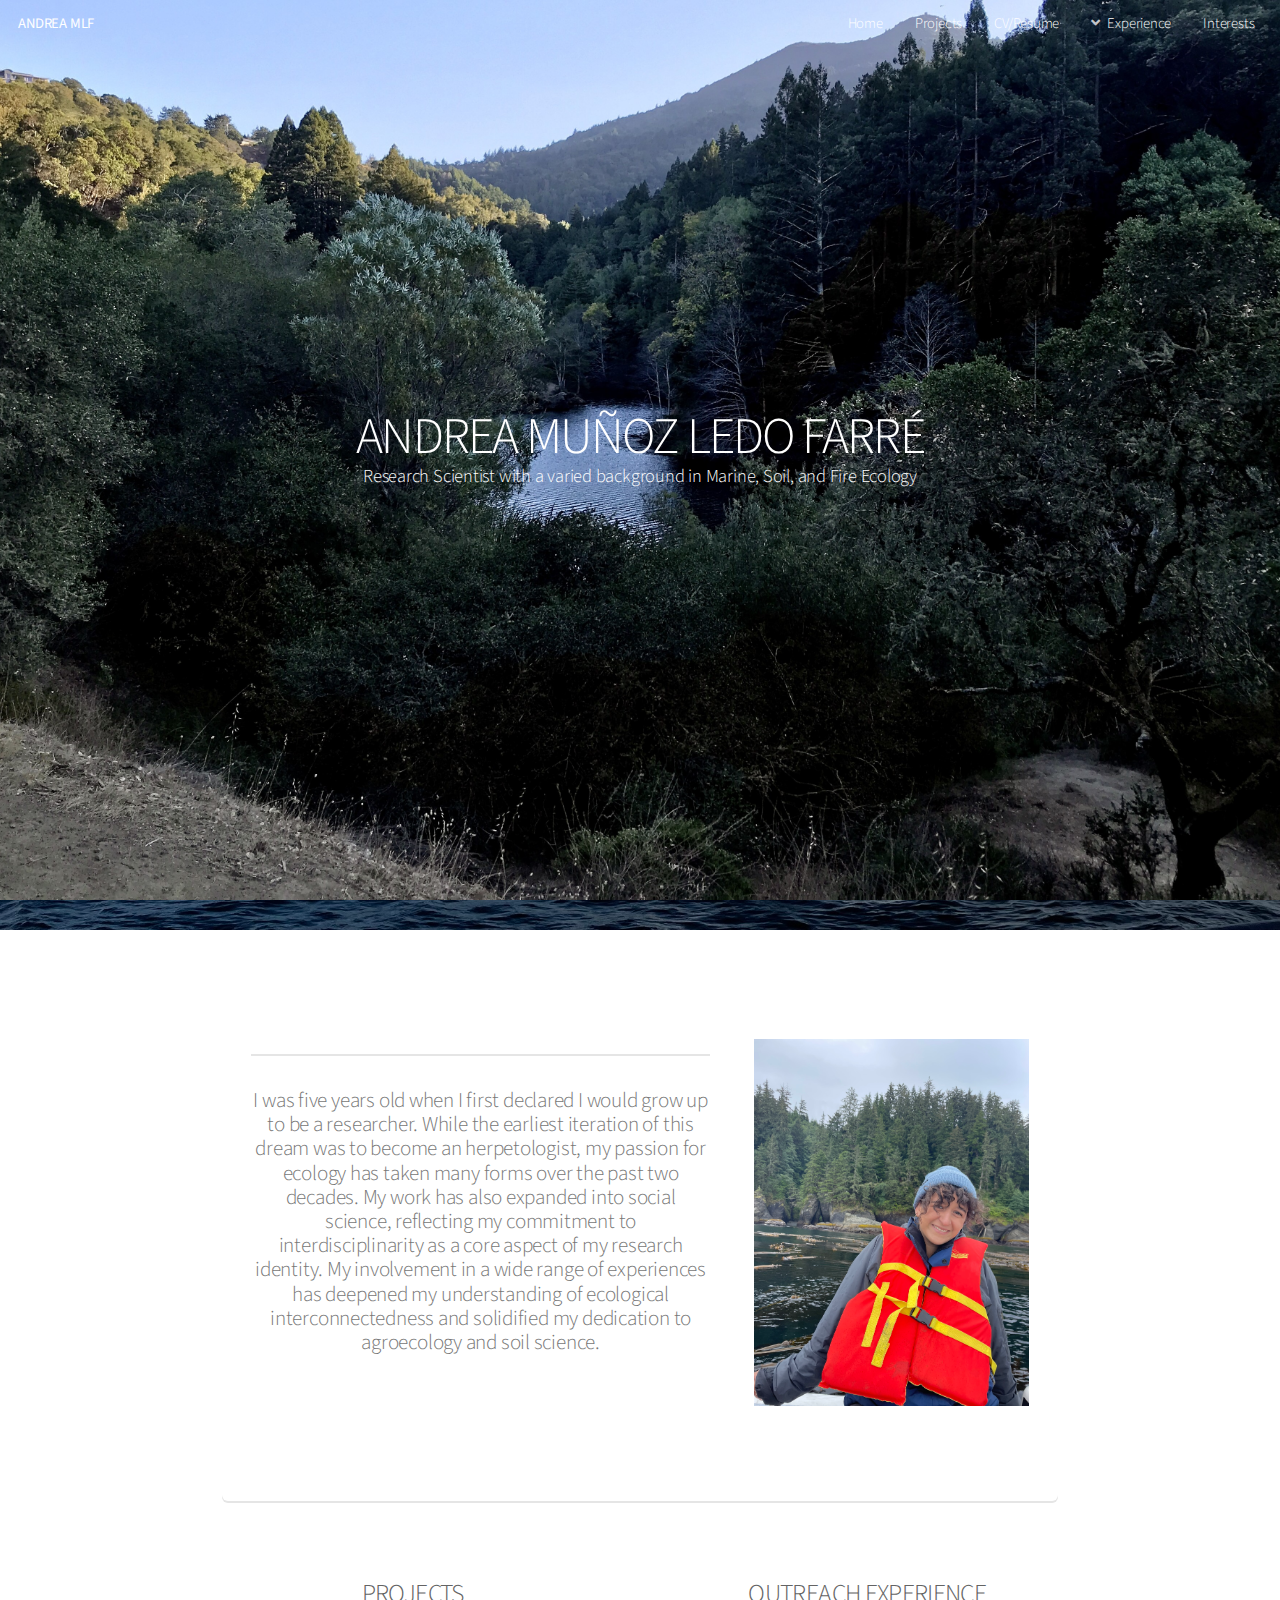
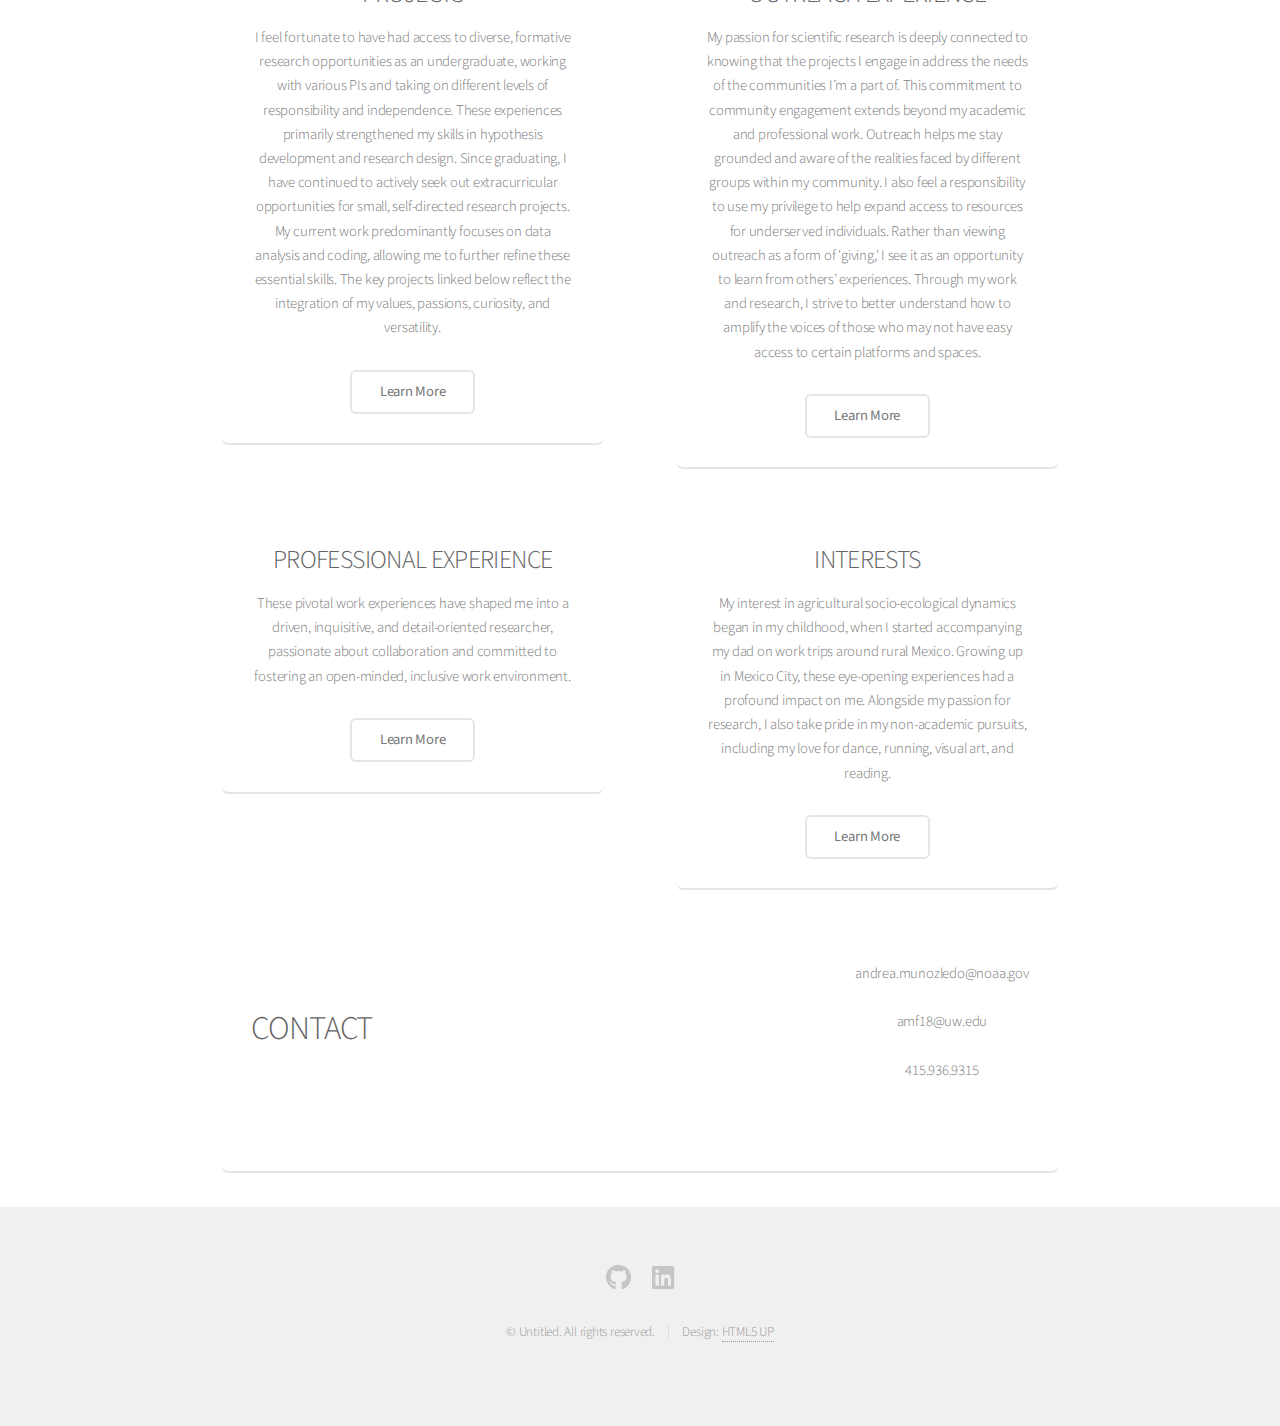
<file: index.html>
<!DOCTYPE HTML>
<!--
	Alpha by HTML5 UP
	html5up.net | @ajlkn
	Free for personal and commercial use under the CCA 3.0 license (html5up.net/license)
-->
<html>
	<head>
		<title>Andrea Muñoz Ledo Farré - Home</title>
		<meta charset="utf-8" />
		<meta name="viewport" content="width=device-width, initial-scale=1, user-scalable=no" />
		<link rel="stylesheet" href="assets/css/main.css" />
	</head>
	<body class="landing is-preload">
		<div id="page-wrapper">

			<!-- Header -->
				<header id="header" class="alt">
					<h1><a href="index.html">ANDREA MLF</a></h1>
					<nav id="nav">
						<ul>
							<li><a href="index.html">Home</a></li>
							<li><a href="projects.html">Projects</a></li>
							<li><a href="portfolio.html">CV/Resume</a></li>
							<li><a href="#" class="icon solid fa-angle-down">Experience</a>
								<ul>
									<li><a href="professional.html">Professional</a></li>
									<li><a href="outreach.html">Outreach</a></li>
								</ul>
							</li>
							<li><a href="interests.html">Interests</a></li>
						</ul>
					</nav>
				</header>

			<!-- Banner -->
				<section id="banner">
					<div class="content">
						<div class="text">
							<h2>ANDREA MUÑOZ LEDO FARRÉ</h2>
							<p>Research Scientist with a varied background in Marine, Soil, and Fire Ecology</p>
						</div>
					</div>
				</section>
				
			<!-- Main -->
				<section id="main" class="container">

					<section class="box special">
						<header class="major">
							<h2> </h2>
							<div class="content">
								<div class="text-container">
									<p>I was five years old when I first declared I would grow up to be a researcher.
									While the earliest iteration of this dream was to become an herpetologist, my 
									passion for ecology has taken many forms over the past two decades.  My work has 
									also expanded into social science, reflecting my commitment to interdisciplinarity 
									as a core aspect of my research identity. My involvement in a wide range of 
									experiences has deepened my understanding of ecological interconnectedness and 
									solidified my dedication to agroecology and soil science.</p>
								</div>
								<div class="image-container">
									<img src="images/andrea_profile.jpg" alt="">
								</div>
							</div>
						</header>
					</section>
					
					<div class="row">
						<div class="col-6 col-12-narrower">

							<section class="box special">
								<h3>PROJECTS</h3>
								<p>I feel fortunate to have had access to diverse, formative research opportunities 
								as an undergraduate, working with various PIs and taking on different levels of 
								responsibility and independence. These experiences primarily strengthened my skills in 
								hypothesis development and research design. Since graduating, I have continued to 
								actively seek out extracurricular opportunities for small, self-directed research projects. 
								My current work predominantly focuses on data analysis and coding, allowing me to further 
								refine these essential skills. The key projects linked below reflect the integration of my 
								values, passions, curiosity, and versatility.</p>
								<ul class="actions special">
									<li><a href="projects.html" class="button alt">Learn More</a></li>
								</ul>
							</section>

						</div>						
						<div class="col-6 col-12-narrower">

							<section class="box special">
								<h3>OUTREACH EXPERIENCE</h3>
								<p>My passion for scientific research is deeply connected to knowing that the projects I 
								engage in address the needs of the communities I’m a part of. This commitment to community 
								engagement extends beyond my academic and professional work. Outreach helps me stay grounded 
								and aware of the realities faced by different groups within my community. I also feel a 
								responsibility to use my privilege to help expand access to resources for underserved 
								individuals. Rather than viewing outreach as a form of 'giving,' I see it as an opportunity 
								to learn from others’ experiences. Through my work and research, I strive to better understand 
								how to amplify the voices of those who may not have easy access to certain platforms and spaces.</p>
								<ul class="actions special">
									<li><a href="outreach.html" class="button alt">Learn More</a></li>
								</ul>
							</section>

						</div>
						<div class="col-6 col-12-narrower">

							<section class="box special">
								<h3>PROFESSIONAL EXPERIENCE</h3>
								<p>These pivotal work experiences have shaped me into a driven, inquisitive, and 
								detail-oriented researcher, passionate about collaboration and committed to fostering an 
								open-minded, inclusive work environment.</p>
								<ul class="actions special">
									<li><a href="professional.html" class="button alt">Learn More</a></li>
								</ul>
							</section>

						</div>
						<div class="col-6 col-12-narrower">

							<section class="box special">
								<h3>INTERESTS</h3>
								<p>My interest in agricultural socio-ecological dynamics began in my childhood, when I started
								accompanying my dad on work trips around rural Mexico. Growing up in Mexico City, these eye-opening 
								experiences had a profound impact on me. 
								Alongside my passion for research, I also take pride in my non-academic pursuits, including my love 
								for dance, running, visual art, and reading.</p>
								<ul class="actions special">
									<li><a href="interests.html" class="button alt">Learn More</a></li>
								</ul>
							</section>


						</div>
					</div>
					
						<section class="box special">
							<div class="content">
								<h2>CONTACT</h2>
								<hr />
								<p>andrea.munozledo@noaa.gov
								</br>
								</br>
								amf18@uw.edu
								</br>
								</br>
								415.936.9315</p>	
							</div>
						</section>
						
				</section>

			<!-- Footer -->
				<footer id="footer">
					<ul class="icons">
						<li><a href="https://github.com/amunozledo" class="icon brands fa-github"><span class="label">Github</span></a></li>
						<li><a href="https://www.linkedin.com/in/andrea-munoz-ledo-23092029b/" class="icon brands fa-linkedin"><span class="label">LinkedIn</span></a></li>
					</ul>
					<ul class="copyright">
						<li>&copy; Untitled. All rights reserved.</li><li>Design: <a href="http://html5up.net">HTML5 UP</a></li>
					</ul>
				</footer>

		</div>

		<!-- Scripts -->
			<script src="assets/js/jquery.min.js"></script>
			<script src="assets/js/jquery.dropotron.min.js"></script>
			<script src="assets/js/jquery.scrollex.min.js"></script>
			<script src="assets/js/browser.min.js"></script>
			<script src="assets/js/breakpoints.min.js"></script>
			<script src="assets/js/util.js"></script>
			<script src="assets/js/main.js"></script>

	</body>
</html>
</file>
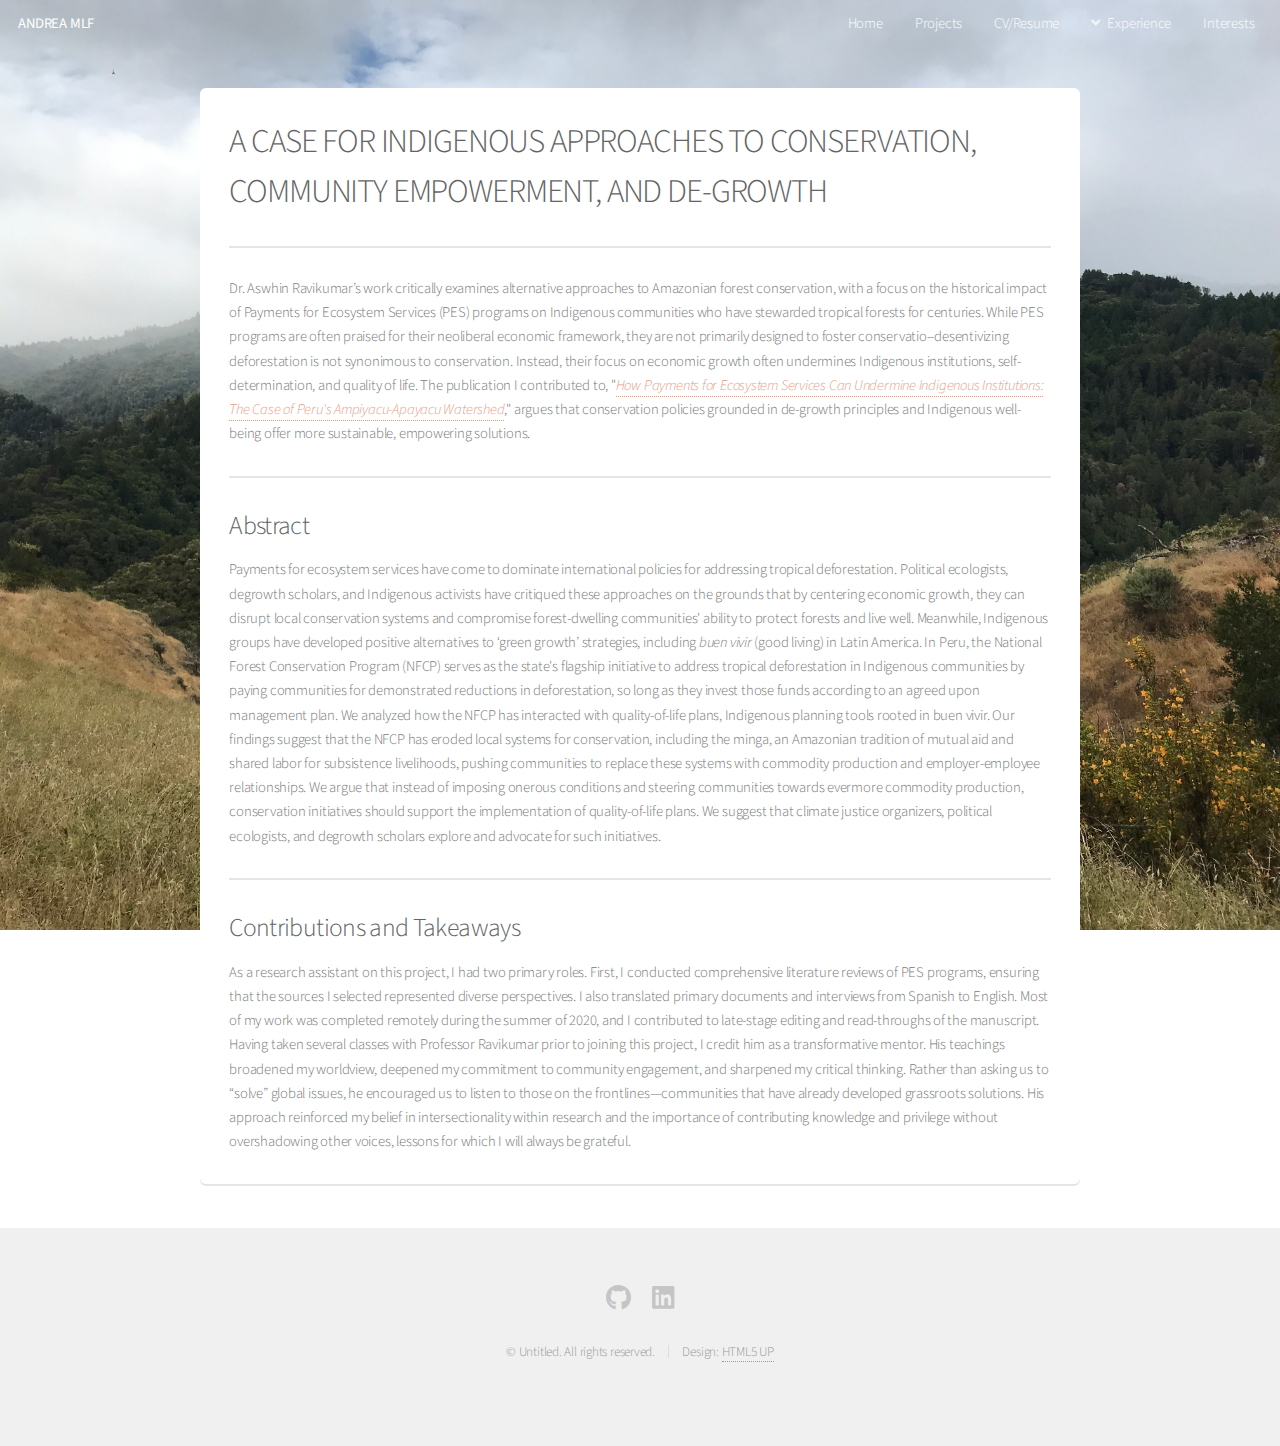
<file: conservation.html>
<!DOCTYPE HTML>
<!--
	Alpha by HTML5 UP
	html5up.net | @ajlkn
	Free for personal and commercial use under the CCA 3.0 license (html5up.net/license)
-->
<html>
	<head>
		<title>Andrea Muñoz Ledo Farré - Conservation</title>
		<meta charset="utf-8" />
		<meta name="viewport" content="width=device-width, initial-scale=1, user-scalable=no" />
		<link rel="stylesheet" href="assets/css/main.css" />
	</head>
	<body class="conservation">
		<div id="page-wrapper">

			<!-- Header -->
				<header id="header" class="alt">
					<h1><a href="index.html">ANDREA MLF</a></h1>
					<nav id="nav">
						<ul>
							<li><a href="index.html">Home</a></li>
							<li><a href="projects.html">Projects</a></li>
							<li><a href="portfolio.html">CV/Resume</a></li>
							<li><a href="#" class="icon solid fa-angle-down">Experience</a>
								<ul>
									<li><a href="professional.html">Professional</a></li>
									<li><a href="outreach.html">Outreach</a></li>
								</ul>
							</li>
							<li><a href="interests.html">Interests</a></li>
						</ul>
					</nav>
				</header>

			<!-- Main -->
				<section id="main" class="container">
					<div class="box">
						<h2>A CASE FOR INDIGENOUS APPROACHES TO CONSERVATION, COMMUNITY EMPOWERMENT, AND DE-GROWTH</h2>
						
						<hr />
						
						<p>Dr. Aswhin Ravikumar’s work critically examines alternative approaches to Amazonian forest conservation, with a focus on the 
						historical impact of Payments for Ecosystem Services (PES) programs on Indigenous communities who have stewarded tropical 
						forests for centuries. While PES programs are often praised for their neoliberal economic framework, they are not primarily 
						designed to foster conservatio--desentivizing deforestation is not synonimous to conservation. Instead, their focus on 
						economic growth often undermines Indigenous institutions, self-determination, and quality of life. The publication I 
						contributed to, "<a href="https://www.sciencedirect.com/science/article/pii/S0921800922003846"><i>How Payments for Ecosystem 
						Services Can Undermine Indigenous Institutions: The Case of Peru's Ampiyacu-Apayacu Watershed</i></a>," argues that conservation 
						policies grounded in de-growth principles and Indigenous well-being offer more sustainable, empowering solutions.</p>
						
						<hr />
						
						<h3>Abstract</h3> 
						<p>Payments for ecosystem services have come to dominate international policies for addressing tropical deforestation. 
						Political ecologists, degrowth scholars, and Indigenous activists have critiqued these approaches on the grounds that by 
						centering economic growth, they can disrupt local conservation systems and compromise forest-dwelling communities' ability to 
						protect forests and live well. Meanwhile, Indigenous groups have developed positive alternatives to ‘green growth’ strategies, 
						including <i>buen vivir</i> (good living) in Latin America. In Peru, the National Forest Conservation Program (NFCP) serves as the 
						state's flagship initiative to address tropical deforestation in Indigenous communities by paying communities for demonstrated 
						reductions in deforestation, so long as they invest those funds according to an agreed upon management plan. We analyzed how 
						the NFCP has interacted with quality-of-life plans, Indigenous planning tools rooted in buen vivir. Our findings suggest that 
						the NFCP has eroded local systems for conservation, including the minga, an Amazonian tradition of mutual aid and shared labor 
						for subsistence livelihoods, pushing communities to replace these systems with commodity production and employer-employee 
						relationships. We argue that instead of imposing onerous conditions and steering communities towards evermore commodity 
						production, conservation initiatives should support the implementation of quality-of-life plans. We suggest that climate 
						justice organizers, political ecologists, and degrowth scholars explore and advocate for such initiatives.</p>
						
						<hr />
						
						<h3>Contributions and Takeaways</h3>
						<p>As a research assistant on this project, I had two primary roles. First, I conducted comprehensive literature reviews of PES 
						programs, ensuring that the sources I selected represented diverse perspectives. I also translated primary documents and 
						interviews from Spanish to English. Most of my work was completed remotely during the summer of 2020, and I contributed to 
						late-stage editing and read-throughs of the manuscript.
						</br>
						Having taken several classes with Professor Ravikumar prior to joining this project, I credit him as a transformative mentor. 
						His teachings broadened my worldview, deepened my commitment to community engagement, and sharpened my critical thinking. Rather 
						than asking us to “solve” global issues, he encouraged us to listen to those on the frontlines—communities that have already 
						developed grassroots solutions. His approach reinforced my belief in intersectionality within research and the importance of 
						contributing knowledge and privilege without overshadowing other voices, lessons for which I will always be grateful.</p>

					</div>
				</section>

			<!-- Footer -->
				<footer id="footer">
					<ul class="icons">
						<li><a href="https://github.com/amunozledo" class="icon brands fa-github"><span class="label">Github</span></a></li>
						<li><a href="https://www.linkedin.com/in/andrea-munoz-ledo-23092029b/" class="icon brands fa-linkedin"><span class="label">LinkedIn</span></a></li>
					</ul>
					<ul class="copyright">
						<li>&copy; Untitled. All rights reserved.</li><li>Design: <a href="http://html5up.net">HTML5 UP</a></li>
					</ul>
				</footer>

		</div>

		<!-- Scripts -->
			<script src="assets/js/jquery.min.js"></script>
			<script src="assets/js/jquery.dropotron.min.js"></script>
			<script src="assets/js/jquery.scrollex.min.js"></script>
			<script src="assets/js/browser.min.js"></script>
			<script src="assets/js/breakpoints.min.js"></script>
			<script src="assets/js/util.js"></script>
			<script src="assets/js/main.js"></script>

	</body>
</html>
</file>
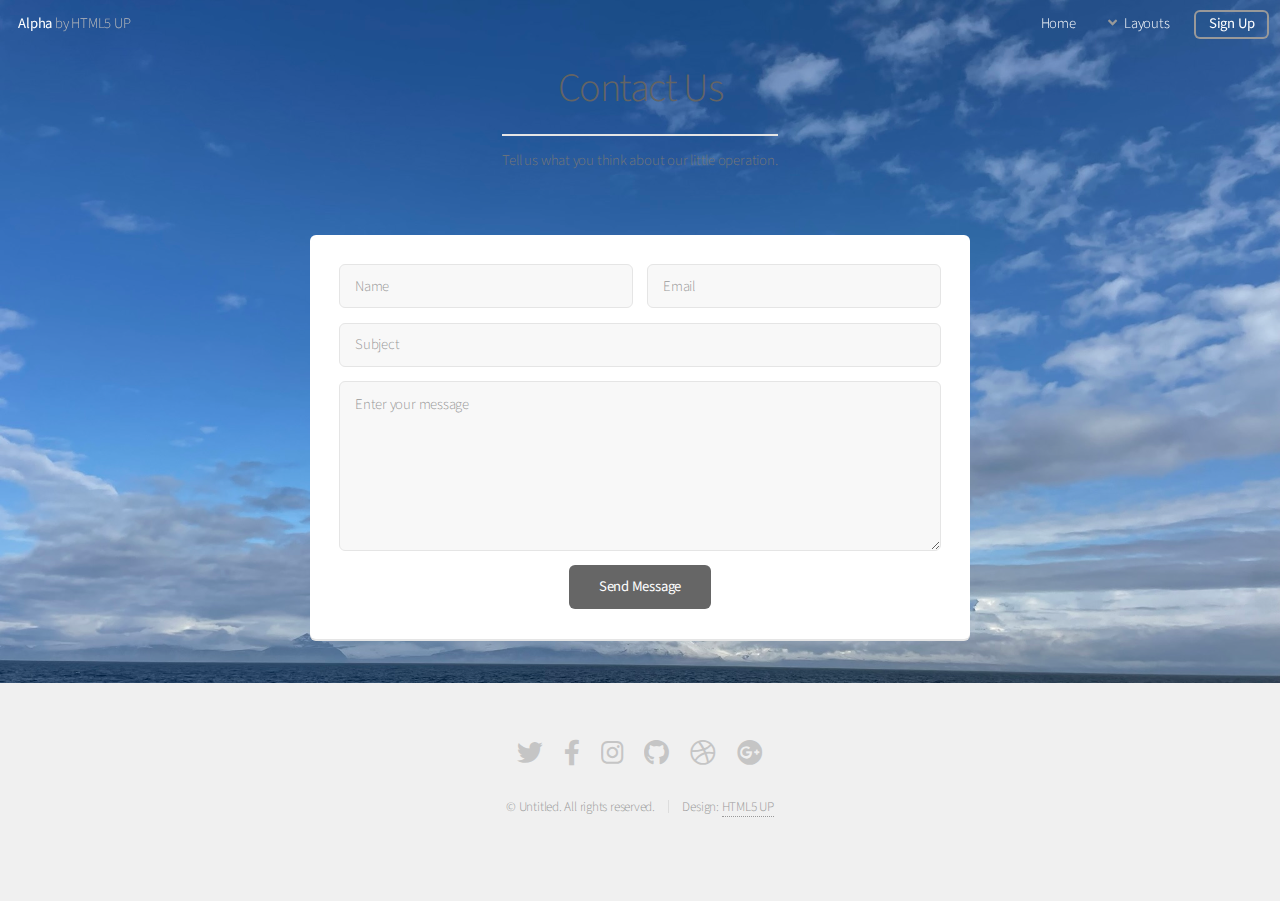
<file: contact.html>
<!DOCTYPE HTML>
<!--
	Alpha by HTML5 UP
	html5up.net | @ajlkn
	Free for personal and commercial use under the CCA 3.0 license (html5up.net/license)
-->
<html>
	<head>
		<title>Contact - Alpha by HTML5 UP</title>
		<meta charset="utf-8" />
		<meta name="viewport" content="width=device-width, initial-scale=1, user-scalable=no" />
		<link rel="stylesheet" href="assets/css/main.css" />
	</head>
	<body class="is-preload">
		<div id="page-wrapper">

			<!-- Header -->
				<header id="header">
					<h1><a href="index.html">Alpha</a> by HTML5 UP</h1>
					<nav id="nav">
						<ul>
							<li><a href="index.html">Home</a></li>
							<li>
								<a href="#" class="icon solid fa-angle-down">Layouts</a>
								<ul>
									<li><a href="generic.html">Generic</a></li>
									<li><a href="contact.html">Contact</a></li>
									<li><a href="elements.html">Elements</a></li>
									<li>
										<a href="#">Submenu</a>
										<ul>
											<li><a href="#">Option One</a></li>
											<li><a href="#">Option Two</a></li>
											<li><a href="#">Option Three</a></li>
											<li><a href="#">Option Four</a></li>
										</ul>
									</li>
								</ul>
							</li>
							<li><a href="#" class="button">Sign Up</a></li>
						</ul>
					</nav>
				</header>

			<!-- Main -->
				<section id="main" class="container medium">
					<header>
						<h2>Contact Us</h2>
						<p>Tell us what you think about our little operation.</p>
					</header>
					<div class="box">
						<form method="post" action="#">
							<div class="row gtr-50 gtr-uniform">
								<div class="col-6 col-12-mobilep">
									<input type="text" name="name" id="name" value="" placeholder="Name" />
								</div>
								<div class="col-6 col-12-mobilep">
									<input type="email" name="email" id="email" value="" placeholder="Email" />
								</div>
								<div class="col-12">
									<input type="text" name="subject" id="subject" value="" placeholder="Subject" />
								</div>
								<div class="col-12">
									<textarea name="message" id="message" placeholder="Enter your message" rows="6"></textarea>
								</div>
								<div class="col-12">
									<ul class="actions special">
										<li><input type="submit" value="Send Message" /></li>
									</ul>
								</div>
							</div>
						</form>
					</div>
				</section>

			<!-- Footer -->
				<footer id="footer">
					<ul class="icons">
						<li><a href="#" class="icon brands fa-twitter"><span class="label">Twitter</span></a></li>
						<li><a href="#" class="icon brands fa-facebook-f"><span class="label">Facebook</span></a></li>
						<li><a href="#" class="icon brands fa-instagram"><span class="label">Instagram</span></a></li>
						<li><a href="#" class="icon brands fa-github"><span class="label">Github</span></a></li>
						<li><a href="#" class="icon brands fa-dribbble"><span class="label">Dribbble</span></a></li>
						<li><a href="#" class="icon brands fa-google-plus"><span class="label">Google+</span></a></li>
					</ul>
					<ul class="copyright">
						<li>&copy; Untitled. All rights reserved.</li><li>Design: <a href="http://html5up.net">HTML5 UP</a></li>
					</ul>
				</footer>

		</div>

		<!-- Scripts -->
			<script src="assets/js/jquery.min.js"></script>
			<script src="assets/js/jquery.dropotron.min.js"></script>
			<script src="assets/js/jquery.scrollex.min.js"></script>
			<script src="assets/js/browser.min.js"></script>
			<script src="assets/js/breakpoints.min.js"></script>
			<script src="assets/js/util.js"></script>
			<script src="assets/js/main.js"></script>

	</body>
</html>
</file>
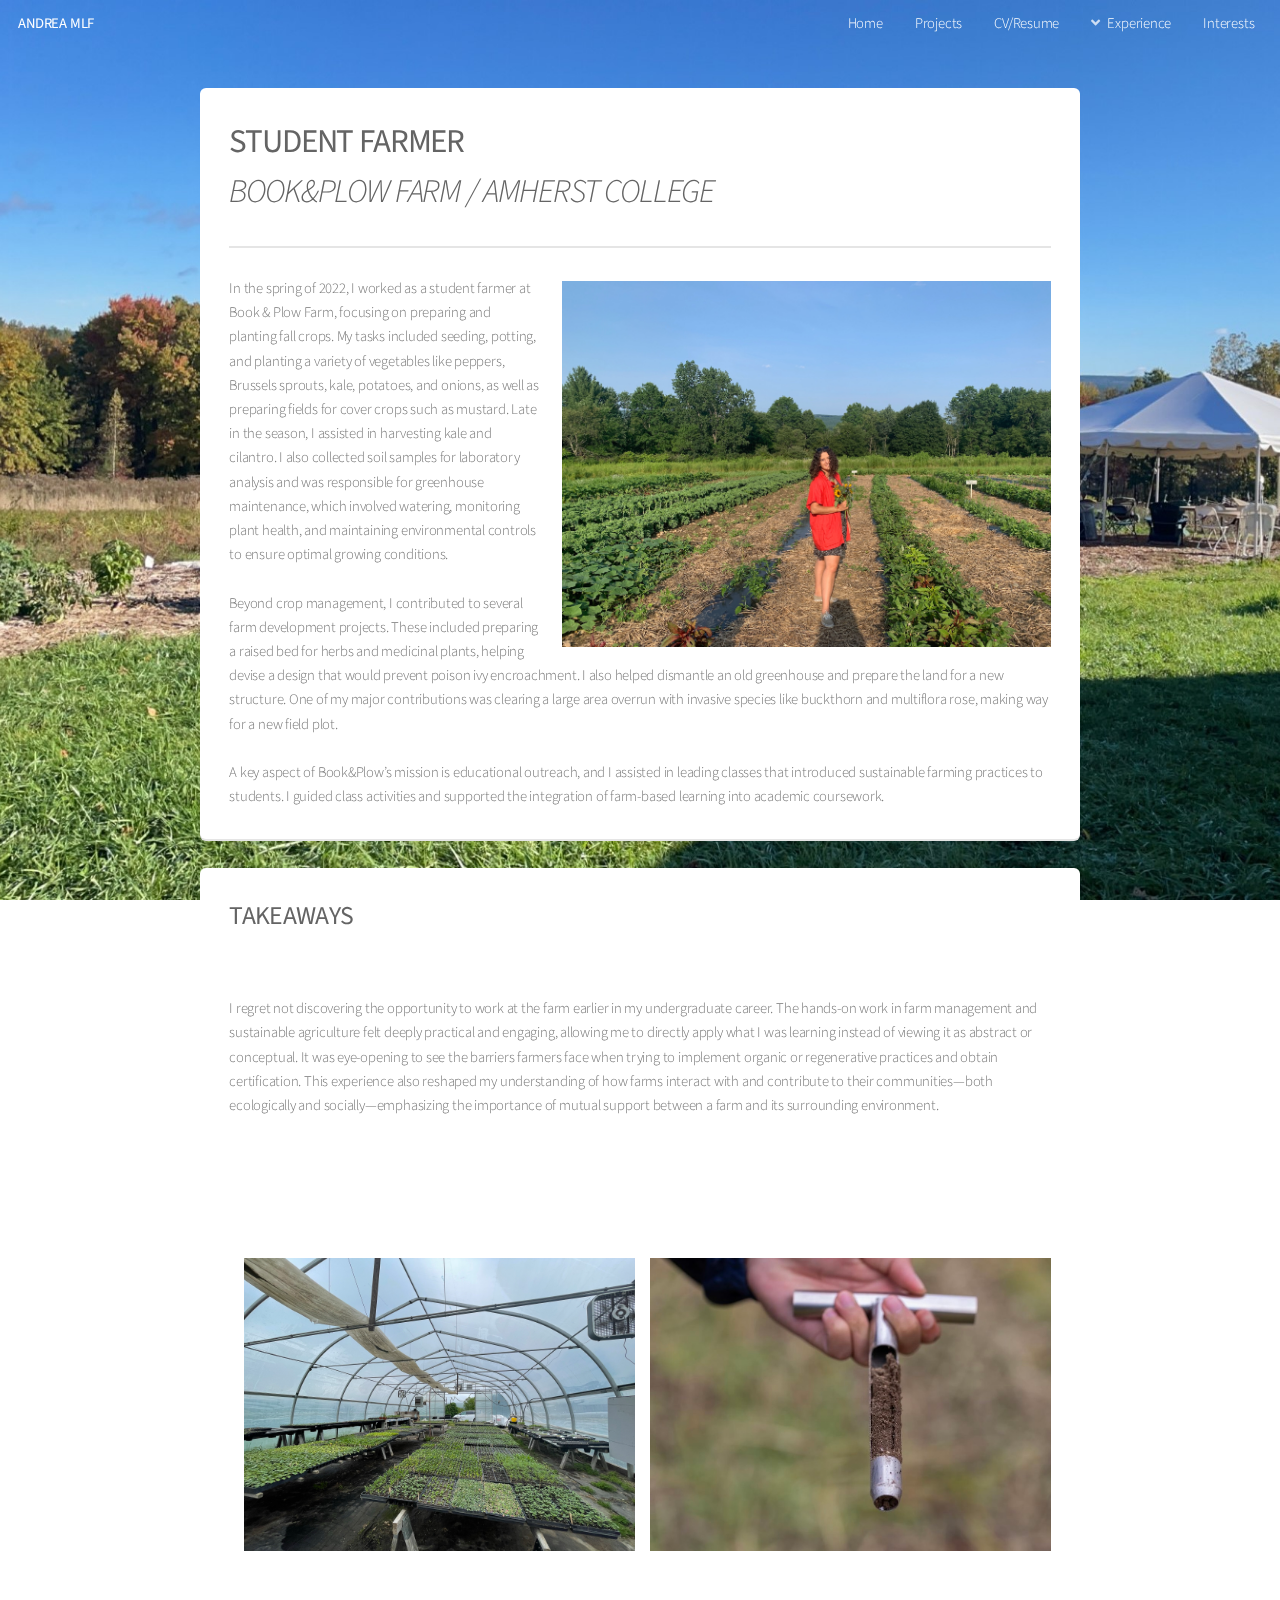
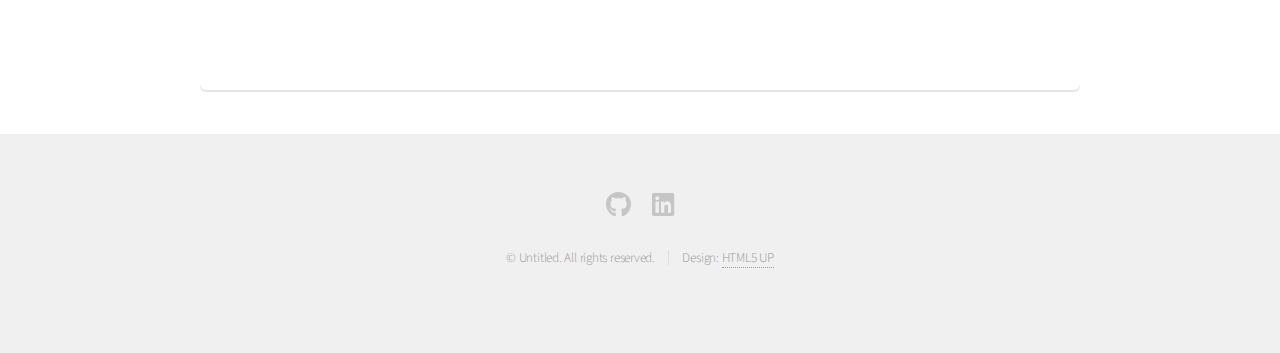
<file: farm.html>
<!DOCTYPE HTML>
<!--
	Alpha by HTML5 UP
	html5up.net | @ajlkn
	Free for personal and commercial use under the CCA 3.0 license (html5up.net/license)
-->
<html>
	<head>
		<title>Andrea Muñoz Ledo Farré - Farm</title>
		<meta charset="utf-8" />
		<meta name="viewport" content="width=device-width, initial-scale=1, user-scalable=no" />
		<link rel="stylesheet" href="assets/css/main.css" />
	</head>
	<body class="farm">
		<div id="page-wrapper">

			<!-- Header -->
				<header id="header" class="alt">
					<h1><a href="index.html">ANDREA MLF</a></h1>
					<nav id="nav">
						<ul>
							<li><a href="index.html">Home</a></li>
							<li><a href="projects.html">Projects</a></li>
							<li><a href="portfolio.html">CV/Resume</a></li>
							<li><a href="#" class="icon solid fa-angle-down">Experience</a>
								<ul>
									<li><a href="professional.html">Professional</a></li>
									<li><a href="outreach.html">Outreach</a></li>
								</ul>
							</li>
							<li><a href="interests.html">Interests</a></li>
						</ul>
					</nav>
				</header>

			<!-- Main -->
				<section id="main" class="container">
					<div class="box">
						<h2><b>STUDENT FARMER</b>
						</br>
						<i>BOOK&amp;PLOW FARM / AMHERST COLLEGE</i></h2>
						
						<hr />
						
						<p><span class="image right"><img src="images/andrea_farm.JPEG" alt="" /></span>
						In the spring of 2022, I worked as a student farmer at Book & Plow Farm, focusing on preparing and planting fall crops. 
						My tasks included seeding, potting, and planting a variety of vegetables like peppers, Brussels sprouts, kale, potatoes, 
						and onions, as well as preparing fields for cover crops such as mustard. Late in the season, I assisted in harvesting kale 
						and cilantro. I also collected soil samples for laboratory analysis and was responsible for greenhouse maintenance, which 
						involved watering, monitoring plant health, and maintaining environmental controls to ensure optimal growing conditions.
						</br>
						</br>
						Beyond crop management, I contributed to several farm development projects. These included preparing a raised bed for herbs 
						and medicinal plants, helping devise a design that would prevent poison ivy encroachment. I also helped dismantle an old 
						greenhouse and prepare the land for a new structure. One of my major contributions was clearing a large area overrun with 
						invasive species like buckthorn and multiflora rose, making way for a new field plot.
						</br>
						</br>
						A key aspect of Book&amp;Plow’s mission is educational outreach, and I assisted in leading classes that introduced sustainable 
						farming practices to students. I guided class activities and supported the integration of farm-based learning into academic 
						coursework.</p>
					</div>
					
					<div class="box">
						<h3><b>TAKEAWAYS</b></h3>
						</br>
						</br>
						<p>I regret not discovering the opportunity to work at the farm earlier in my undergraduate career. The hands-on work in farm 
						management and sustainable agriculture felt deeply practical and engaging, allowing me to directly apply what I was learning 
						instead of viewing it as abstract or conceptual. It was eye-opening to see the barriers farmers face when trying to implement 
						organic or regenerative practices and obtain certification. This experience also reshaped my understanding of how farms interact 
						with and contribute to their communities—both ecologically and socially—emphasizing the importance of mutual support between a 
						farm and its surrounding environment.</p>
						
						<div class="carousel">
								<div class="carousel-track">
									<img src="images/greenhouse.JPEG" alt="">
									<img src="images/soil_sample.JPEG" alt="">
									<img src="images/farm.JPEG" alt="">
									<img src="images/farm2.JPEG" alt="">
								</div>
						</div>
						
					</div>
				</section>

			<!-- Footer -->
				<footer id="footer">
					<ul class="icons">
						<li><a href="https://github.com/amunozledo" class="icon brands fa-github"><span class="label">Github</span></a></li>
						<li><a href="https://www.linkedin.com/in/andrea-munoz-ledo-23092029b/" class="icon brands fa-linkedin"><span class="label">LinkedIn</span></a></li>
					</ul>
					<ul class="copyright">
						<li>&copy; Untitled. All rights reserved.</li><li>Design: <a href="http://html5up.net">HTML5 UP</a></li>
					</ul>
				</footer>

		</div>

		<!-- Scripts -->
			<script src="assets/js/jquery.min.js"></script>
			<script src="assets/js/jquery.dropotron.min.js"></script>
			<script src="assets/js/jquery.scrollex.min.js"></script>
			<script src="assets/js/browser.min.js"></script>
			<script src="assets/js/breakpoints.min.js"></script>
			<script src="assets/js/util.js"></script>
			<script src="assets/js/main.js"></script>

	</body>
</html>
</file>
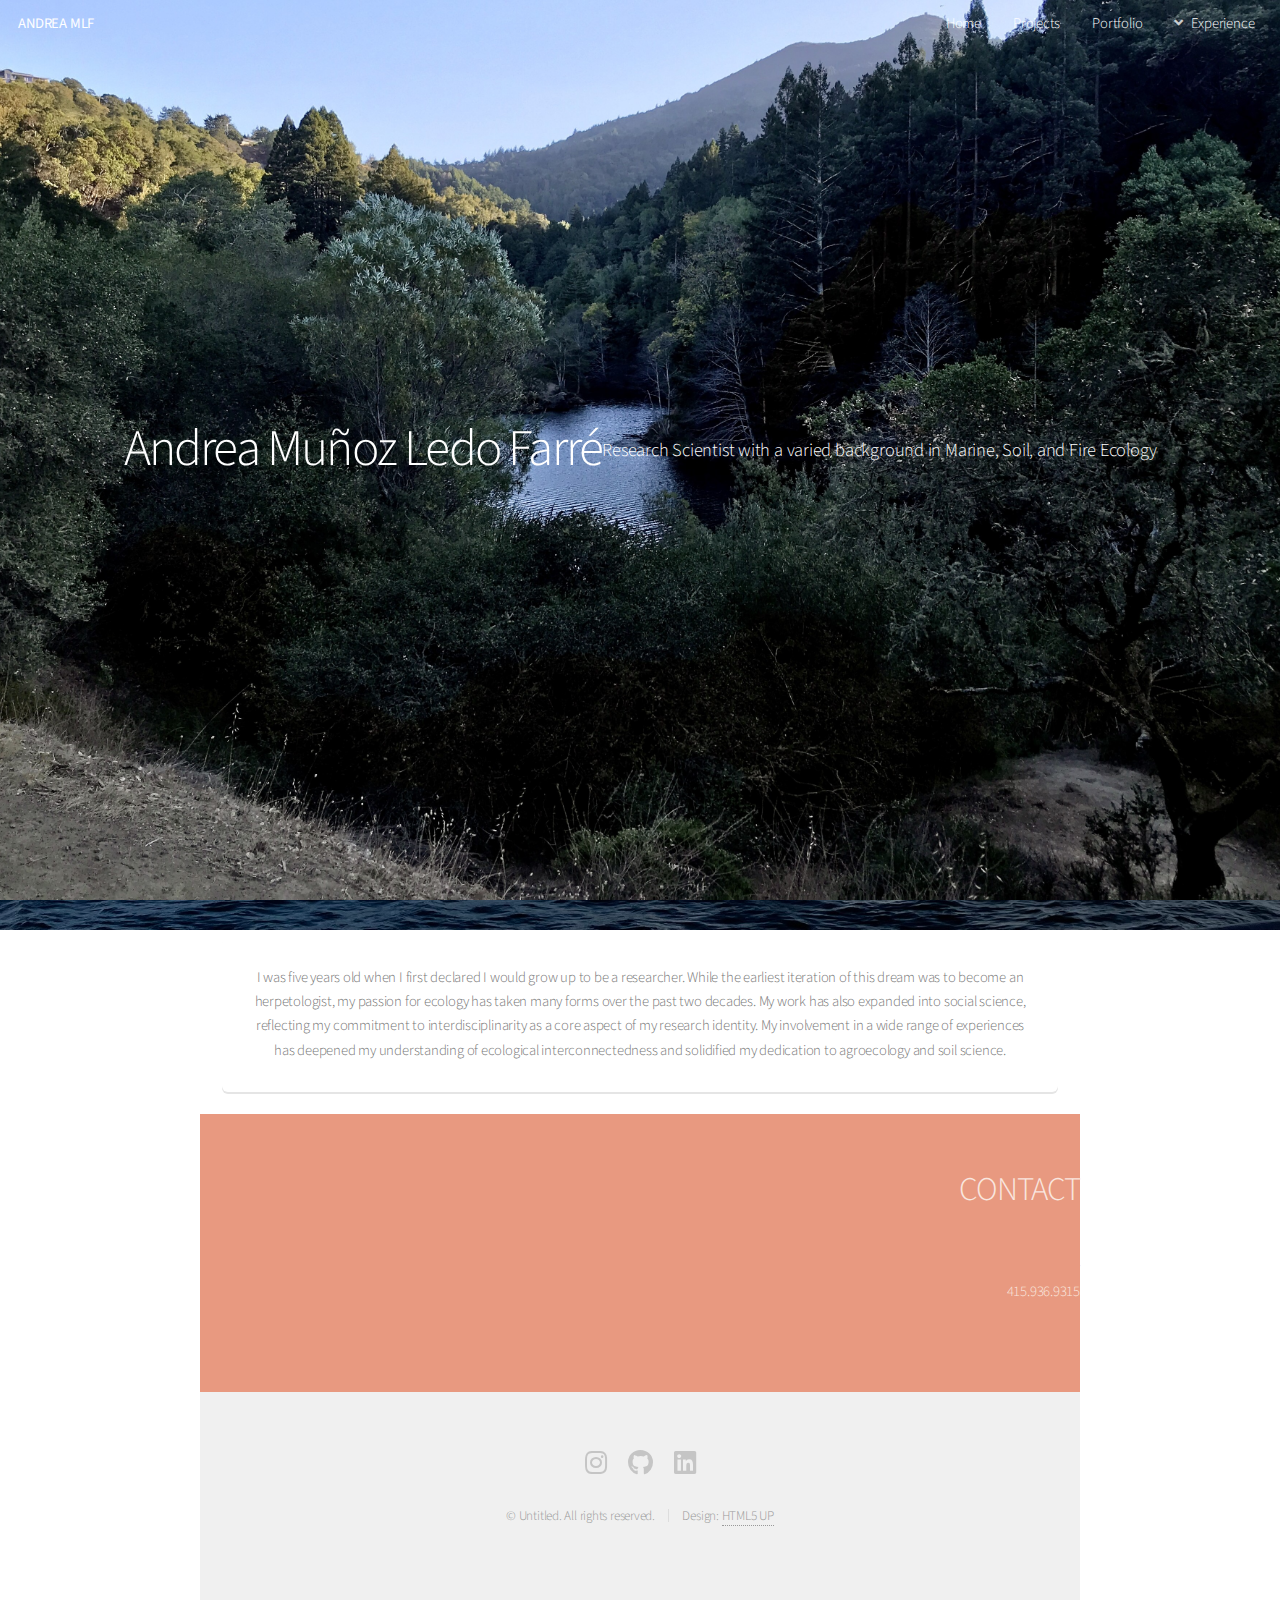
<file: home.html>
<!DOCTYPE HTML>
<!--
	Alpha by HTML5 UP
	html5up.net | @ajlkn
	Free for personal and commercial use under the CCA 3.0 license (html5up.net/license)
-->
<html>
	<head>
		<title>Andrea Muñoz Ledo Farré</title>
		<meta charset="utf-8" />
		<meta name="viewport" content="width=device-width, initial-scale=1, user-scalable=no" />
		<link rel="stylesheet" href="assets/css/main.css" />
	</head>
	<body class="landing is-preload">
		<div id="page-wrapper">

			<!-- Header -->
				<header id="header" class="alt">
					<h1><a href="home.html">ANDREA MLF</a></h1>
					<nav id="nav">
						<ul>
							<li><a href="home.html">Home</a></li>
							<li><a href="projects.html">Projects</a></li>
							<li><a href="portfolio.html">Portfolio</a></li>
							<li><a href="#" class="icon solid fa-angle-down">Experience</a>
								<ul>
									<li><a href="professional.html">Professional</a></li>
									<li><a href="outreach.html">Outreach</a></li>
								</ul>
							</li>
						</ul>
					</nav>
				</header>

			<!-- Banner -->
				<section id="banner">
					<h2>Andrea Muñoz Ledo Farré</h2>
					<p>Research Scientist with a varied background in Marine, Soil, and Fire Ecology</p>
				</section>

			<!-- Main -->
				<section id="main" class="container">

					<section class="box special">
							<p>I was five years old when I first declared I would grow up to be a researcher.
							While the earliest iteration of this dream was to become an herpetologist, my 
							passion for ecology has taken many forms over the past two decades.  My work has 
							also expanded into social science, reflecting my commitment to interdisciplinarity 
							as a core aspect of my research identity. My involvement in a wide range of 
							experiences has deepened my understanding of ecological interconnectedness and 
							solidified my dedication to agroecology and soil science.</p>
					</section>

			<!-- CTA -->
				<section id="cta">

					<h2>CONTACT</h2>
					<p>
						<a href="mailto:amunozledofarre@gmail.com">amunozledofarre@gmail.com</a><br>
						<a href="mailto:andrea.munozledo@noaa.gov">andrea.munozledo@noaa.gov</a><br>
						415.936.9315
					</p>
				</section>

			<!-- Footer -->
				<footer id="footer">
					<ul class="icons">
						<li><a href="#" class="icon brands fa-instagram"><span class="label">Instagram</span></a></li>
						<li><a href="#" class="icon brands fa-github"><span class="label">Github</span></a></li>
						<li><a href="#" class="icon brands fa-linkedin"><span class="label">LinkedIn</span></a></li>
					</ul>
					<ul class="copyright">
						<li>&copy; Untitled. All rights reserved.</li><li>Design: <a href="http://html5up.net">HTML5 UP</a></li>
					</ul>
				</footer>

		</div>

		<!-- Scripts -->
			<script src="assets/js/jquery.min.js"></script>
			<script src="assets/js/jquery.dropotron.min.js"></script>
			<script src="assets/js/jquery.scrollex.min.js"></script>
			<script src="assets/js/browser.min.js"></script>
			<script src="assets/js/breakpoints.min.js"></script>
			<script src="assets/js/util.js"></script>
			<script src="assets/js/main.js"></script>

	</body>
</html>
</file>
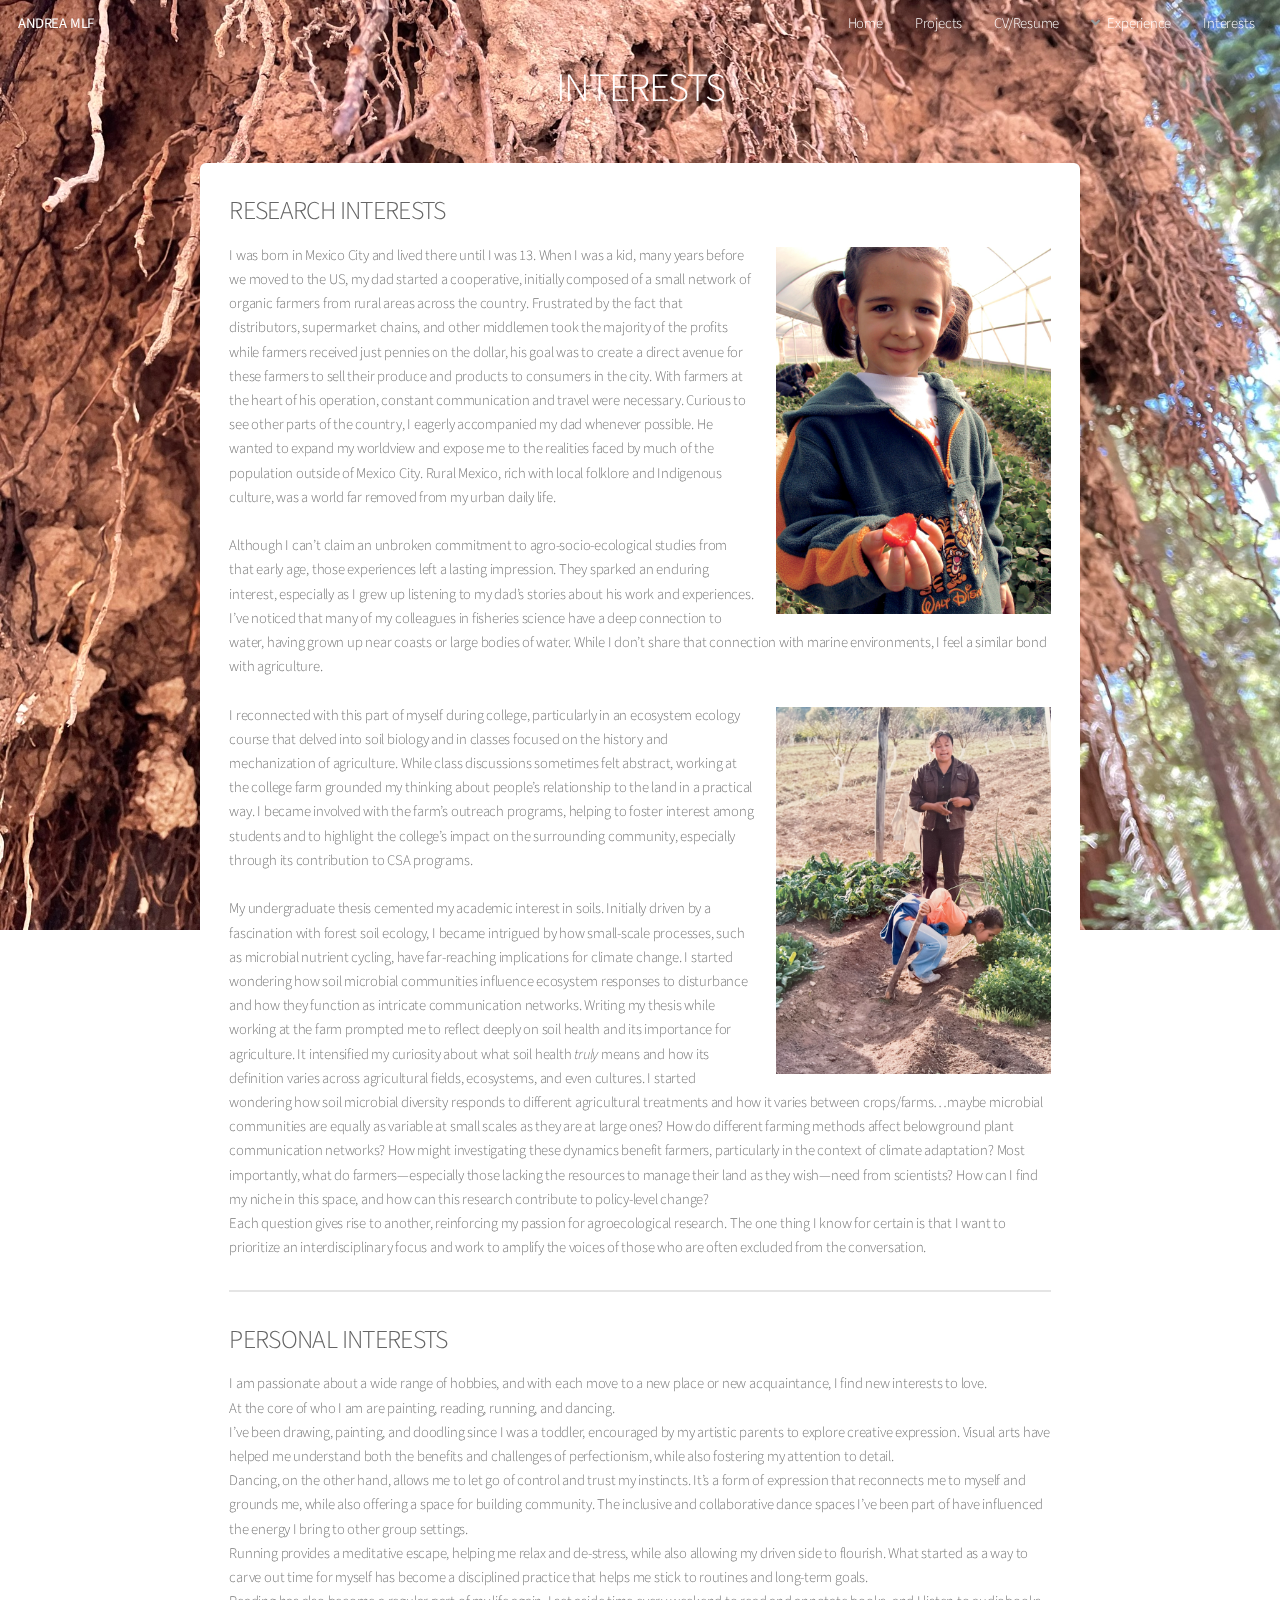
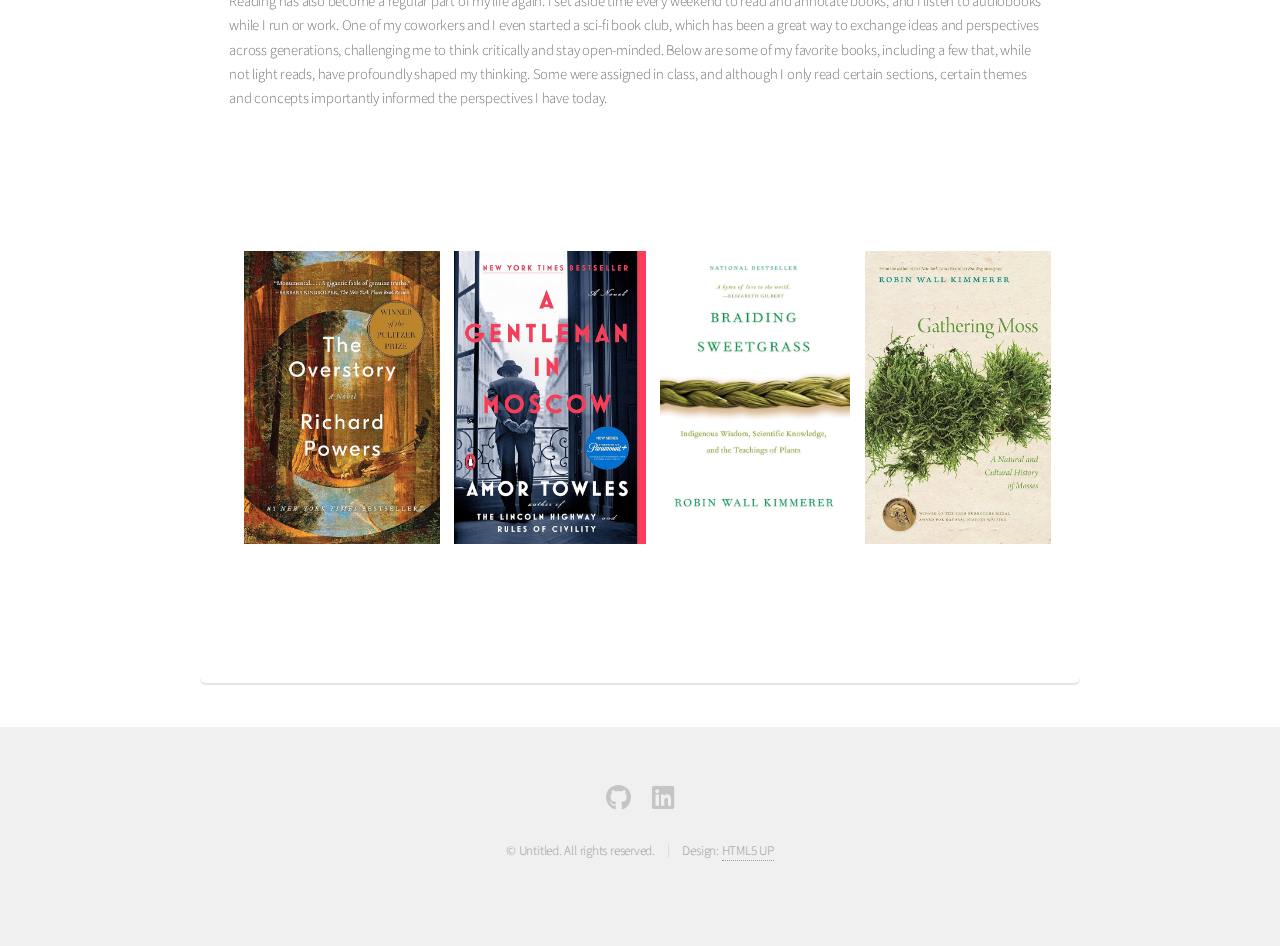
<file: interests.html>
<!DOCTYPE HTML>
<!--
	Alpha by HTML5 UP
	html5up.net | @ajlkn
	Free for personal and commercial use under the CCA 3.0 license (html5up.net/license)
-->
<html>
	<head>
		<title>Andrea Muñoz Ledo Farré - Interests</title>
		<meta charset="utf-8" />
		<meta name="viewport" content="width=device-width, initial-scale=1, user-scalable=no" />
		<link rel="stylesheet" href="assets/css/main.css" />
	</head>
	<body class="interests">
		<div id="page-wrapper">

			<!-- Header -->
				<header id="header">
					<h1><a href="index.html">ANDREA MLF</a></h1>
					<nav id="nav">
						<ul>
							<li><a href="index.html">Home</a></li>
							<li><a href="projects.html">Projects</a></li>
							<li><a href="portfolio.html">CV/Resume</a></li>
							<li><a href="#" class="icon solid fa-angle-down">Experience</a>
								<ul>
									<li><a href="professional.html">Professional</a></li>
									<li><a href="outreach.html">Outreach</a></li>
								</ul>
							</li>
							<li><a href="interests.html">Interests</a></li>
						</ul>
					</nav>
				</header>

			<!-- Main -->
				<section id="main" class="container">
					<header>
						<h2 style="color: #ffffff;">INTERESTS</h2>
					</header>
					
					<div class="box">
						<h3>RESEARCH INTERESTS</h3>
						<p><span class="image right"><img src="images/andrea_fresa.JPEG" alt="" /></span>
						I was born in Mexico City and lived there until I was 13. When I was a kid, many years before we moved to the US,
						my dad started a cooperative, initially composed of a small network of organic farmers from rural 
						areas across the country. Frustrated by the fact that distributors, supermarket chains, and other middlemen took the majority 
						of the profits while farmers received just pennies on the dollar, his goal was to create a direct avenue for these farmers to 
						sell their produce and products to consumers in the city. With farmers at the heart of his operation, constant communication and 
						travel were necessary. Curious to see other parts of the country, I eagerly accompanied my dad whenever possible. He wanted to 
						expand my worldview and expose me to the realities faced by much of the population outside of Mexico City. Rural Mexico, rich with 
						local folklore and Indigenous culture, was a world far removed from my urban daily life.
						<br />
						<br />
						Although I can’t claim an unbroken commitment to agro-socio-ecological studies from that early age, those experiences left a 
						lasting impression. They sparked an enduring interest, especially as I grew up listening to my dad’s stories about his work and 
						experiences. I’ve noticed that many of my colleagues in fisheries science have a deep connection to water, having grown up near 
						coasts or large bodies of water. While I don’t share that connection with marine environments, I feel a similar bond with 
						agriculture.
						<br />
						<br />
						<span class="image right"><img src="images/andrea_cilantro.JPEG" alt="" /></span>
						I reconnected with this part of myself during college, particularly in an ecosystem ecology course that delved into soil biology 
						and in classes focused on the history and mechanization of agriculture. While class discussions sometimes felt abstract, working 
						at the college farm grounded my thinking about people’s relationship to the land in a practical way. I became involved with the 
						farm’s outreach programs, helping to foster interest among students and to highlight the college’s impact on the surrounding 
						community, especially through its contribution to CSA programs.
						<br />
						<br />
						My undergraduate thesis cemented my academic interest in soils. Initially driven by a fascination with forest soil ecology, I became 
						intrigued by how small-scale processes, such as microbial nutrient cycling, have far-reaching implications for climate change. I 
						started wondering how soil microbial communities influence ecosystem responses to disturbance and how they function as intricate 
						communication networks. Writing my thesis while working at the farm prompted me to reflect deeply on soil health and its importance 
						for agriculture. It intensified my curiosity about what soil health <i>truly</i> means and how its definition varies across agricultural 
						fields, ecosystems, and even cultures. I started wondering how soil microbial diversity responds to different agricultural treatments 
						and how it varies between crops/farms…maybe microbial communities are equally as variable at small scales as they are at large ones? 
						How do different farming methods affect belowground plant communication networks? How might investigating these dynamics benefit farmers, 
						particularly in the context of climate adaptation? Most importantly, what do farmers—especially those lacking the resources to manage their 
						land as they wish—need from scientists? How can I find my niche in this space, and how can this research contribute to policy-level change?
						<br />
						Each question gives rise to another, reinforcing my passion for agroecological research. The one thing I know for certain is that I want 
						to prioritize an interdisciplinary focus and work to amplify the voices of those who are often excluded from the conversation.</p>

						
						<hr />

						<h3>PERSONAL INTERESTS</h3>
						<p>I am passionate about a wide range of hobbies, and with each move to a new place or new acquaintance, 
						I find new interests to love. 
						</br>
						At the core of who I am are painting, reading, running, and dancing.
						<br />
						I’ve been drawing, painting, and doodling since I was a toddler, encouraged by my artistic parents to 
						explore creative expression. Visual arts have helped me understand both the benefits and challenges of 
						perfectionism, while also fostering my attention to detail.
						<br />
						Dancing, on the other hand, allows me to let go of control and trust my instincts. It’s a form of expression 
						that reconnects me to myself and grounds me, while also offering a space for building community. The inclusive 
						and collaborative dance spaces I’ve been part of have influenced the energy I bring to other group settings.
						<br />
						Running provides a meditative escape, helping me relax and de-stress, while also allowing my driven side to 
						flourish. What started as a way to carve out time for myself has become a disciplined practice that helps me stick 
						to routines and long-term goals.
						<br />
						Reading has also become a regular part of my life again. I set aside time every weekend to read and annotate books, 
						and I listen to audiobooks while I run or work. One of my coworkers and I even started a sci-fi book club, which has 
						been a great way to exchange ideas and perspectives across generations, challenging me to think critically and stay 
						open-minded. Below are some of my favorite books, including a few that, while not light reads, have profoundly shaped 
						my thinking. Some were assigned in class, and although I only read certain sections, certain themes and concepts 
						importantly informed the perspectives I have today.</p>
						
						<div class="carousel">
								<div class="carousel-track">
								<img src="images/books/the_overstory.jpg" alt="">
								<img src="images/books/gentleman_moscow.jpg" alt="">
								<img src="images/books/braiding_sweetgrass.jpg" alt="">
								<img src="images/books/gathering_moss.jpg" alt="">
								<img src="images/books/ecological_revolutions.JPG" alt="">
								<img src="images/books/short_circ_policy.jpg" alt="">
								<img src="images/books/the_sympathizer.jpg" alt="">
								<img src="images/books/HP.jpg" alt="">
								<img src="images/books/green_new_deal.JPG" alt="">
								<img src="images/books/bfast_w_buddha.jpg" alt="">
								<img src="images/books/3b_problem.jpg" alt="">
								<img src="images/books/this_changes_everything.jpg" alt="">
								<img src="images/books/song_solomon.JPG" alt="">
								</div>
						</div>
						
					</div>
				</section>

			<!-- Footer -->
				<footer id="footer">
					<ul class="icons">
						<li><a href="https://github.com/amunozledo" class="icon brands fa-github"><span class="label">Github</span></a></li>
						<li><a href="https://www.linkedin.com/in/andrea-munoz-ledo-23092029b/" class="icon brands fa-linkedin"><span class="label">LinkedIn</span></a></li>
					</ul>
					<ul class="copyright">
						<li>&copy; Untitled. All rights reserved.</li><li>Design: <a href="http://html5up.net">HTML5 UP</a></li>
					</ul>
				</footer>

		</div>

		<!-- Scripts -->
			<script src="assets/js/jquery.min.js"></script>
			<script src="assets/js/jquery.dropotron.min.js"></script>
			<script src="assets/js/jquery.scrollex.min.js"></script>
			<script src="assets/js/browser.min.js"></script>
			<script src="assets/js/breakpoints.min.js"></script>
			<script src="assets/js/util.js"></script>
			<script src="assets/js/main.js"></script>

	</body>
</html>
</file>
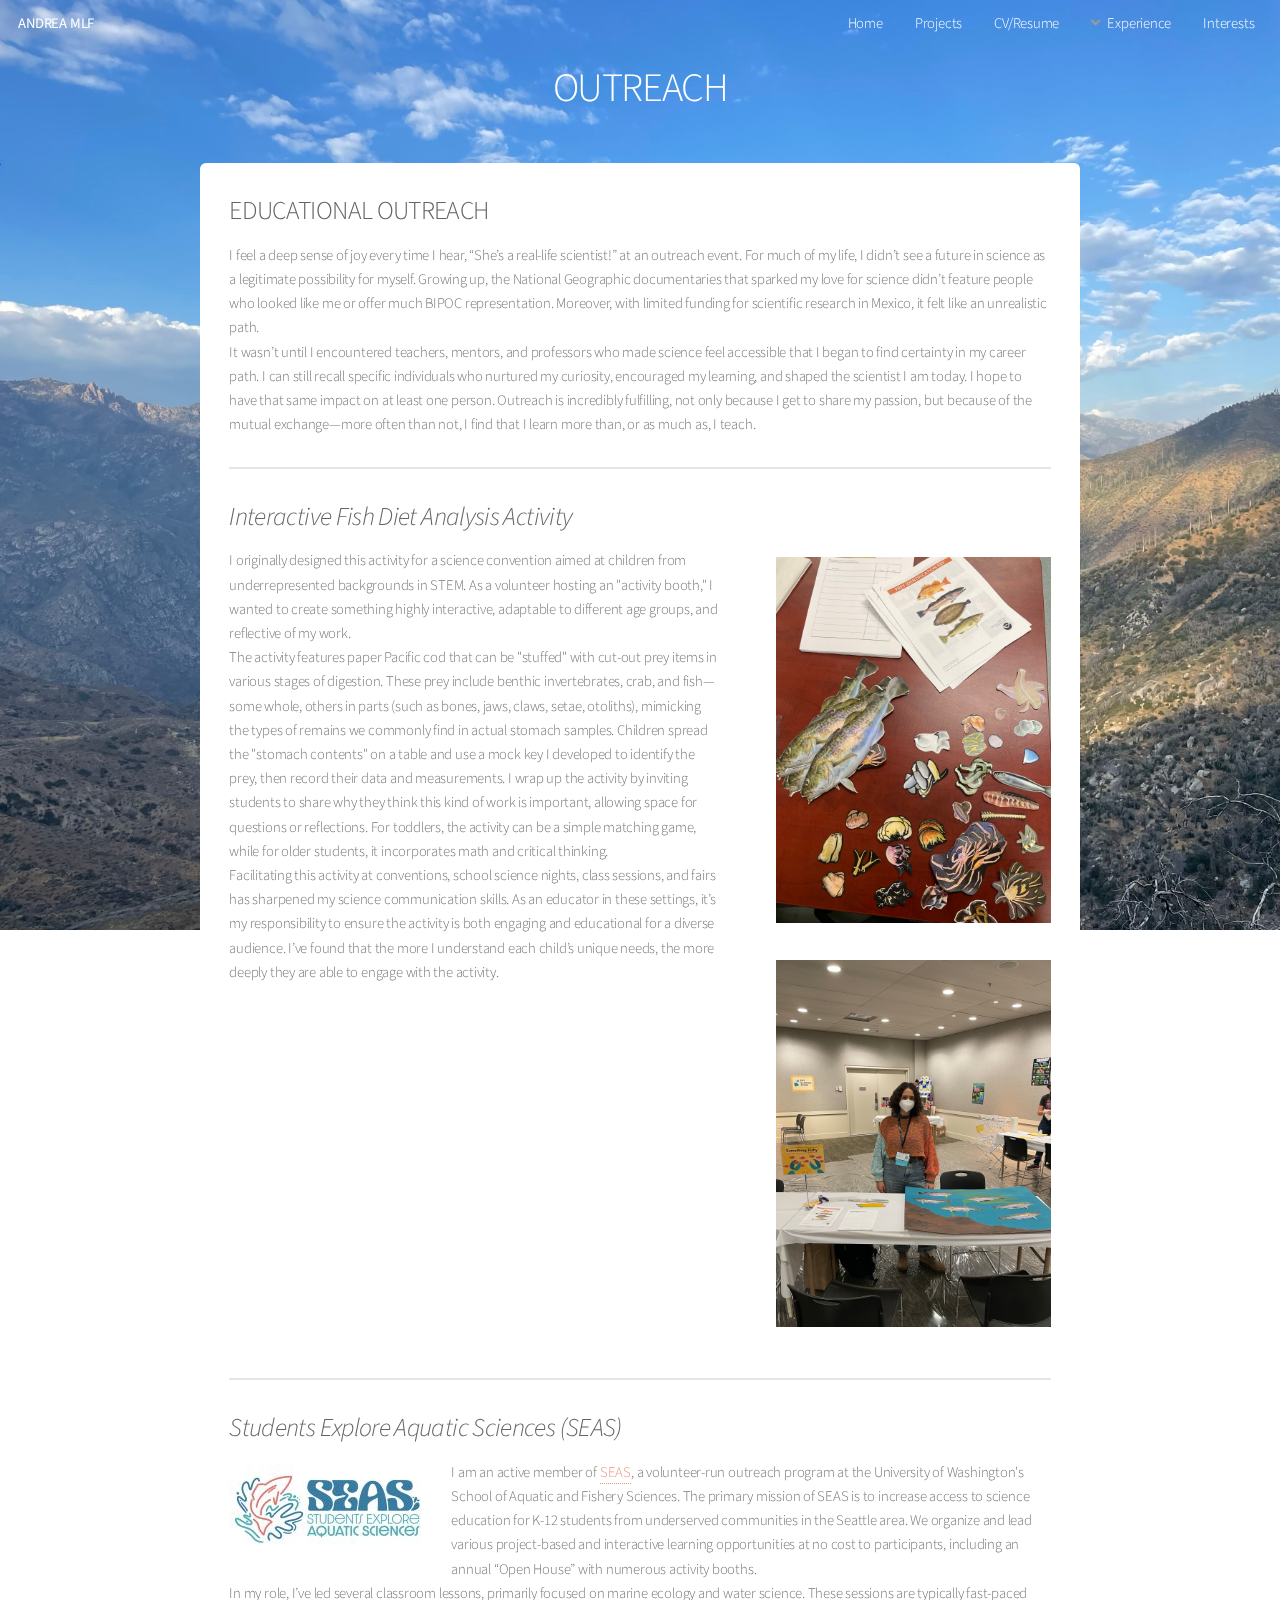
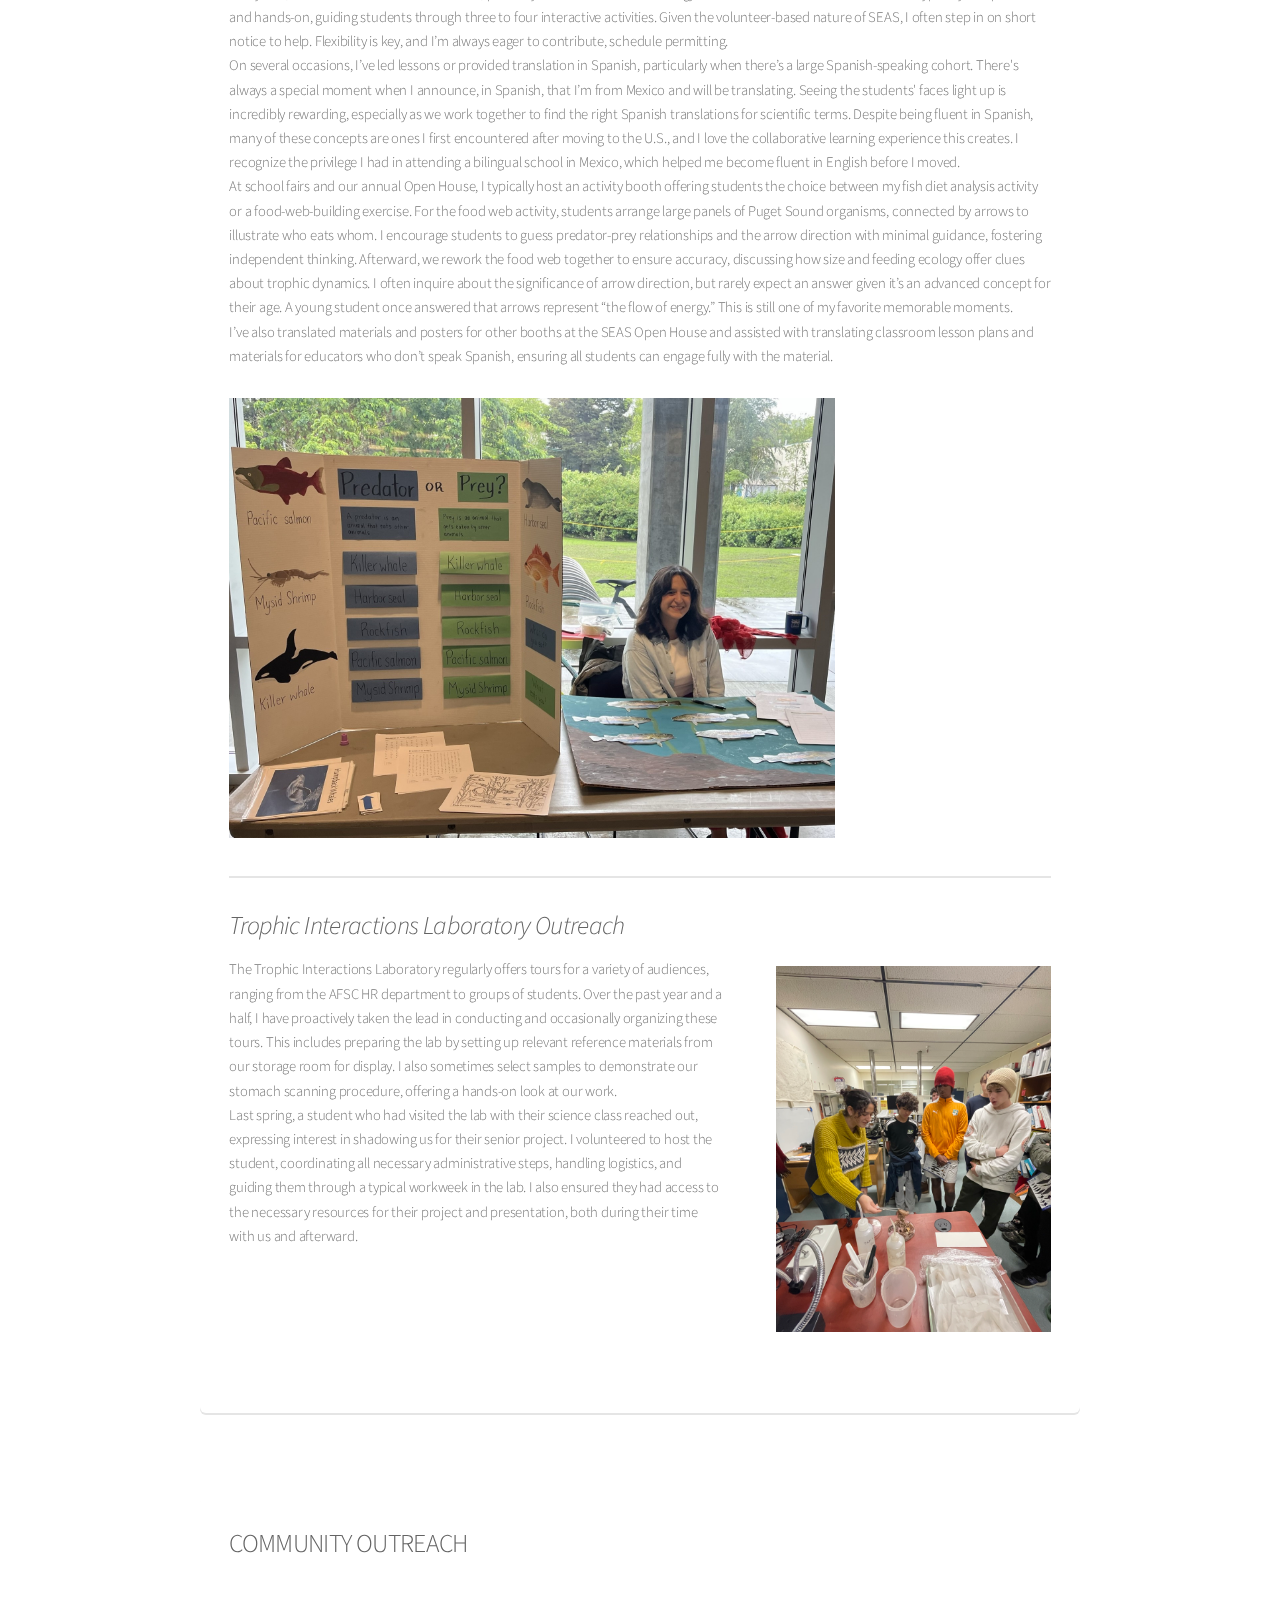
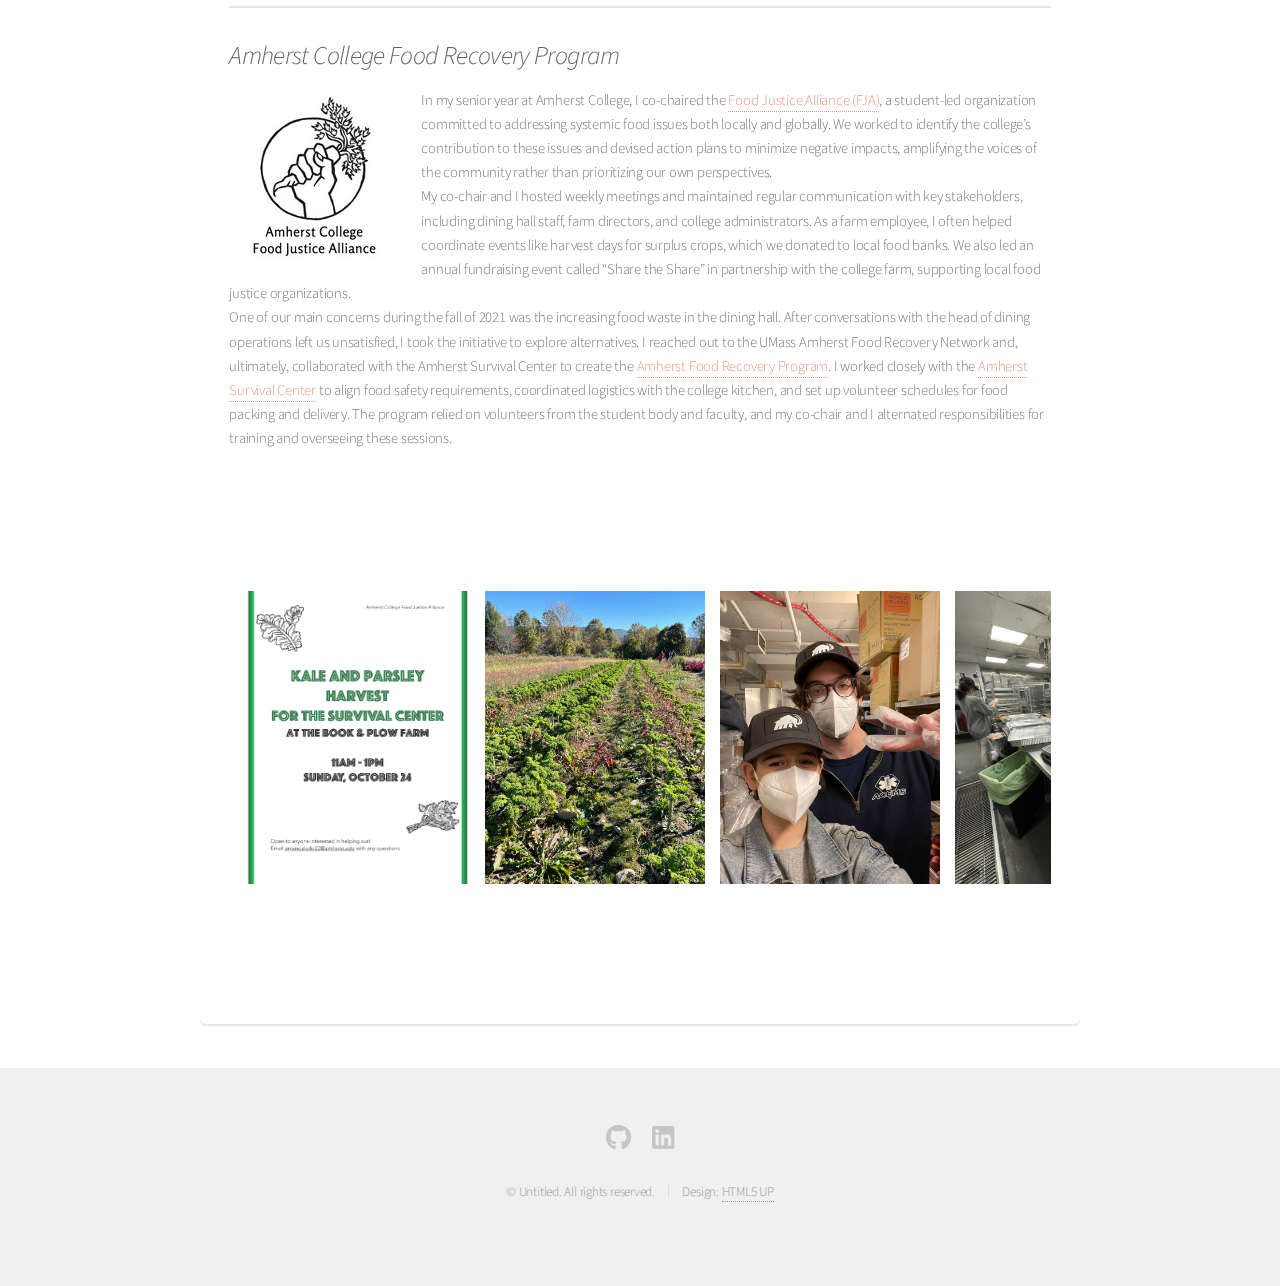
<file: outreach.html>
<!DOCTYPE HTML>
<!--
	Alpha by HTML5 UP
	html5up.net | @ajlkn
	Free for personal and commercial use under the CCA 3.0 license (html5up.net/license)
-->
<html>
	<head>
		<title>Andrea Muñoz Ledo Farré - Outreach</title>
		<meta charset="utf-8" />
		<meta name="viewport" content="width=device-width, initial-scale=1, user-scalable=no" />
		<link rel="stylesheet" href="assets/css/main.css" />
	</head>
	<body class="outreach">
		<div id="page-wrapper">

			<!-- Header -->
				<header id="header">
					<h1><a href="index.html">ANDREA MLF</a></h1>
					<nav id="nav">
						<ul>
							<li><a href="index.html">Home</a></li>
							<li><a href="projects.html">Projects</a></li>
							<li><a href="portfolio.html">CV/Resume</a></li>
							<li><a href="#" class="icon solid fa-angle-down">Experience</a>
								<ul>
									<li><a href="professional.html">Professional</a></li>
									<li><a href="outreach.html">Outreach</a></li>
								</ul>
							</li>
							<li><a href="interests.html">Interests</a></li>
						</ul>
					</nav>
				</header>

			<!-- Main -->
				<section id="main" class="container">
					<header>
						<h2 style="color: #ffffff;">OUTREACH</h2>
					</header>
					
					<div class="box">
						<div class="content text-full">
							<div class="text-container">
								<h3>EDUCATIONAL OUTREACH</h3>
								<p>I feel a deep sense of joy every time I hear, “She’s a real-life scientist!” at an outreach event. 
								For much of my life, I didn’t see a future in science as a legitimate possibility for myself. Growing up, 
								the National Geographic documentaries that sparked my love for science didn’t feature people who looked like 
								me or offer much BIPOC representation. Moreover, with limited funding for scientific research in Mexico, it 
								felt like an unrealistic path.
								</br>
								It wasn’t until I encountered teachers, mentors, and professors who made science feel accessible that I began 
								to find certainty in my career path. I can still recall specific individuals who nurtured my curiosity, encouraged 
								my learning, and shaped the scientist I am today. I hope to have that same impact on at least one person. Outreach 
								is incredibly fulfilling, not only because I get to share my passion, but because of the mutual exchange—more often than not, 
								I find that I learn more than, or as much as, I teach.</p>
							</div>
						</div>
								
						<hr />
						
						<div class="content">		
							<div class = "text-container">
								<h3><i>Interactive Fish Diet Analysis Activity</i></h3>
								<p>I originally designed this activity for a science convention aimed at children from underrepresented backgrounds in STEM. 
								As a volunteer hosting an "activity booth," I wanted to create something highly interactive, adaptable to different age groups, 
								and reflective of my work.
								</br>
								The activity features paper Pacific cod that can be "stuffed" with cut-out prey items in various stages of digestion. These 
								prey include benthic invertebrates, crab, and fish—some whole, others in parts (such as bones, jaws, claws, setae, otoliths), 
								mimicking the types of remains we commonly find in actual stomach samples. Children spread the "stomach contents" on a table and 
								use a mock key I developed to identify the prey, then record their data and measurements. I wrap up the activity by inviting students 
								to share why they think this kind of work is important, allowing space for questions or reflections. For toddlers, the activity can 
								be a simple matching game, while for older students, it incorporates math and critical thinking.
								</br>
								Facilitating this activity at conventions, school science nights, class sessions, and fairs has sharpened my science communication 
								skills. As an educator in these settings, it’s my responsibility to ensure the activity is both engaging and educational for a diverse 
								audience. I’ve found that the more I understand each child’s unique needs, the more deeply they are able to engage with the activity.</p>
							</div>
							<div class="image-container">
								<img src="images/fish_activity.JPEG" alt="">
								<img src="images/ggc_vertical.JPEG" alt="">
							</div>
						</div>
					
						<hr />
						
						<div class="content text-full">		
							<div class = "text-container">
								<h3><i>Students Explore Aquatic Sciences (SEAS)</i></h3>
								<p><span class="image left"><img src="images/SEAS.jpg" alt="" /></span>I am an active member of 
								<a href="https://fish.uw.edu/students/student-organizations/students-explore-aquatic-sciences-seas/">SEAS</a>, 
								a volunteer-run outreach program at the University of Washington's School of Aquatic and Fishery 
								Sciences. The primary mission of SEAS is to increase access to science education for K-12 students from underserved communities in the 
								Seattle area. We organize and lead various project-based and interactive learning opportunities at no cost to participants, including an 
								annual “Open House” with numerous activity booths.
								</br>
								In my role, I’ve led several classroom lessons, primarily focused on marine ecology and water science. These sessions are typically 
								fast-paced and hands-on, guiding students through three to four interactive activities. Given the volunteer-based nature of SEAS, I often 
								step in on short notice to help. Flexibility is key, and I’m always eager to contribute, schedule permitting.
								</br>
								On several occasions, I’ve led lessons or provided translation in Spanish, particularly when there’s a large Spanish-speaking cohort. 
								There's always a special moment when I announce, in Spanish, that I’m from Mexico and will be translating. Seeing the students' faces light 
								up is incredibly rewarding, especially as we work together to find the right Spanish translations for scientific terms. Despite being fluent 
								in Spanish, many of these concepts are ones I first encountered after moving to the U.S., and I love the collaborative learning experience 
								this creates. I recognize the privilege I had in attending a bilingual school in Mexico, which helped me become fluent in English before 
								I moved.
								</br>
								At school fairs and our annual Open House, I typically host an activity booth offering students the choice between my fish diet analysis 
								activity or a food-web-building exercise. For the food web activity, students arrange large panels of Puget Sound organisms, connected by 
								arrows to illustrate who eats whom. I encourage students to guess predator-prey relationships and the arrow direction with minimal guidance, 
								fostering independent thinking. Afterward, we rework the food web together to ensure accuracy, discussing how size and feeding ecology offer 
								clues about trophic dynamics. I often inquire about the significance of arrow direction, but rarely expect an answer given it’s an advanced 
								concept for their age. A young student once answered that arrows represent “the flow of energy.” This is still one of my favorite memorable 
								moments. 
								</br>
								I’ve also translated materials and posters for other booths at the SEAS Open House and assisted with translating classroom lesson plans 
								and materials for educators who don’t speak Spanish, ensuring all students can engage fully with the material.</p>
							</div>
						</div>
						<div class="image">
							<img src="images/safs_open_house.JPEG" alt="">
						</div>
						
						<hr />
						
						<div class="content">		
							<div class = "text-container">
								<h3><i>Trophic Interactions Laboratory Outreach</i></h3>
								<p>The Trophic Interactions Laboratory regularly offers tours for a variety of audiences, ranging from the AFSC HR department to 
								groups of students. Over the past year and a half, I have proactively taken the lead in conducting and occasionally organizing 
								these tours. This includes preparing the lab by setting up relevant reference materials from our storage room for display. I also 
								sometimes select samples to demonstrate our stomach scanning procedure, offering a hands-on look at our work.
								</br>
								Last spring, a student who had visited the lab with their science class reached out, expressing interest in shadowing us for their 
								senior project. I volunteered to host the student, coordinating all necessary administrative steps, handling logistics, and guiding 
								them through a typical workweek in the lab. I also ensured they had access to the necessary resources for their project and 
								presentation, both during their time with us and afterward.</p>
							</div>
							<div class="image-container">
								<img src="images/lab_tour.JPEG" alt="">
							</div>
						</div>	
					</div>
					</br>
					<div class="box">
						<div class="content">		
							<div class = "text-container">
								<h3>COMMUNITY OUTREACH</h3>
							</div>
						</div>
								
						<hr />
						
						<h3><i>Amherst College Food Recovery Program</i></h3>
						<p><span class="image left"><img src="images/FJA.jpeg" alt="" /></span>In my senior year at Amherst College, I co-chaired the 
						<a href="https://amherst.campuslabs.com/engage/organization/fja">Food Justice Alliance (FJA)</a>,  
						a student-led organization committed to addressing systemic food issues both locally and globally. We worked to identify the college’s 
						contribution to these issues and devised action plans to minimize negative impacts, amplifying the voices of the community rather 
						than prioritizing our own perspectives.
						</br>
						My co-chair and I hosted weekly meetings and maintained regular communication with key stakeholders, including dining hall staff, farm 
						directors, and college administrators. As a farm employee, I often helped coordinate events like harvest days for surplus crops, which 
						we donated to local food banks. We also led an annual fundraising event called “Share the Share” in partnership with the college farm, 
						supporting local food justice organizations.
						</br>
						One of our main concerns during the fall of 2021 was the increasing food waste in the dining hall. After conversations with the head of 
						dining operations left us unsatisfied, I took the initiative to explore alternatives. I reached out to the UMass Amherst Food Recovery 
						Network and, ultimately, collaborated with the Amherst Survival Center to create the 
						<a href="https://amherststudent.com/article/food-justice-alliance-puts-extra-val-food-to-use/">Amherst Food Recovery Program</a>. 
						I worked closely with the <a href="https://amherstsurvival.org/about/">Amherst Survival Center</a> to align food safety requirements, 
						coordinated logistics with the college kitchen, and set up volunteer schedules for food packing and delivery. The program relied on 
						volunteers from the student body and faculty, and my co-chair and I alternated responsibilities for training and overseeing these sessions.
						
						<div class="carousel">
								<div class="carousel-track">
									<img src="images/harvest_poster.png" alt="">
									<img src="images/kale.JPEG" alt="">
									<img src="images/food_recovery.JPEG" alt="">
									<img src="images/food_recovery2.JPEG" alt="">
								</div>
						</div>
						
					</div>
	
						
			
				</section>

			<!-- Footer -->
				<footer id="footer">
					<ul class="icons">
						<li><a href="https://github.com/amunozledo" class="icon brands fa-github"><span class="label">Github</span></a></li>
						<li><a href="https://www.linkedin.com/in/andrea-munoz-ledo-23092029b/" class="icon brands fa-linkedin"><span class="label">LinkedIn</span></a></li>
					</ul>
					<ul class="copyright">
						<li>&copy; Untitled. All rights reserved.</li><li>Design: <a href="http://html5up.net">HTML5 UP</a></li>
					</ul>
				</footer>

		</div>

		<!-- Scripts -->
			<script src="assets/js/jquery.min.js"></script>
			<script src="assets/js/jquery.dropotron.min.js"></script>
			<script src="assets/js/jquery.scrollex.min.js"></script>
			<script src="assets/js/browser.min.js"></script>
			<script src="assets/js/breakpoints.min.js"></script>
			<script src="assets/js/util.js"></script>
			<script src="assets/js/main.js"></script>

	</body>
</html>
</file>
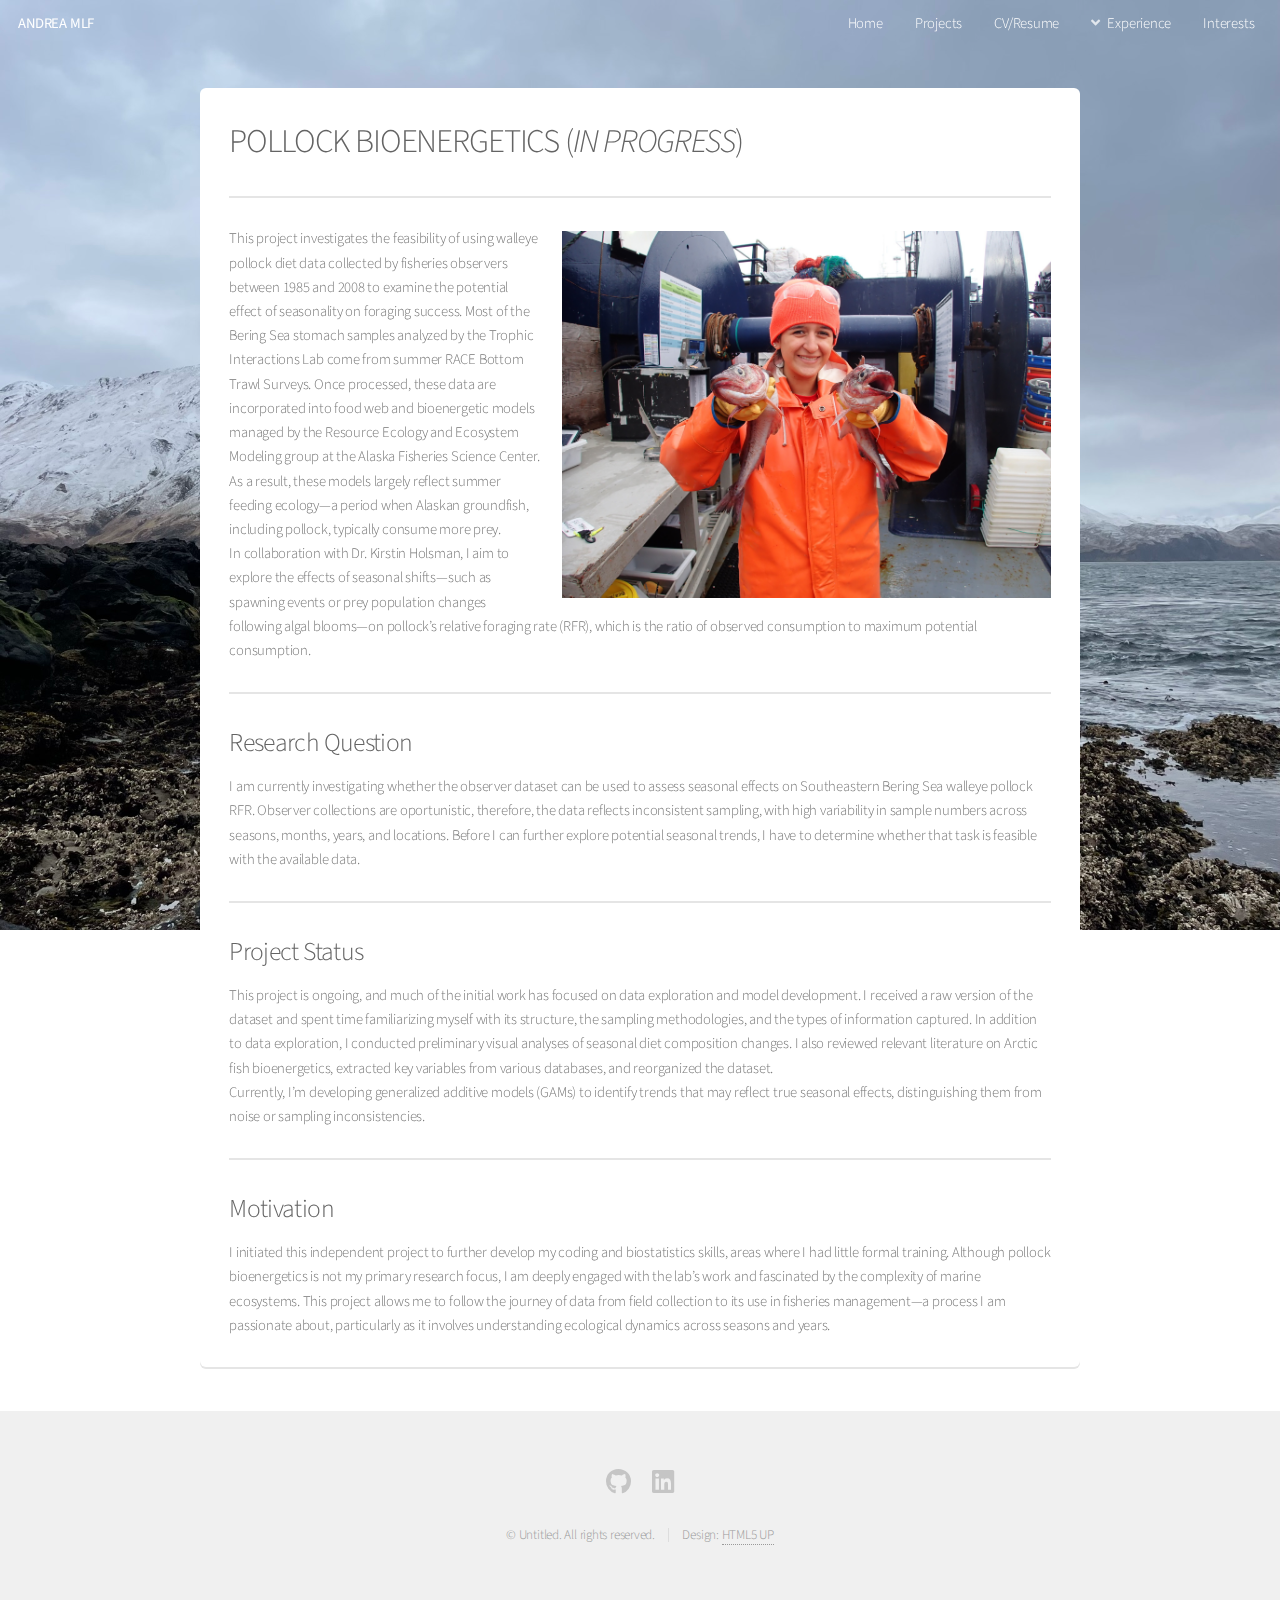
<file: plk.html>
<!DOCTYPE HTML>
<!--
	Alpha by HTML5 UP
	html5up.net | @ajlkn
	Free for personal and commercial use under the CCA 3.0 license (html5up.net/license)
-->
<html>
	<head>
		<title>Andrea Muñoz Ledo Farré - Pollock</title>
		<meta charset="utf-8" />
		<meta name="viewport" content="width=device-width, initial-scale=1, user-scalable=no" />
		<link rel="stylesheet" href="assets/css/main.css" />
	</head>
	<body class="plk">
		<div id="page-wrapper">

			<!-- Header -->
				<header id="header" class="alt">
					<h1><a href="index.html">ANDREA MLF</a></h1>
					<nav id="nav">
						<ul>
							<li><a href="index.html">Home</a></li>
							<li><a href="projects.html">Projects</a></li>
							<li><a href="portfolio.html">CV/Resume</a></li>
							<li><a href="#" class="icon solid fa-angle-down">Experience</a>
								<ul>
									<li><a href="professional.html">Professional</a></li>
									<li><a href="outreach.html">Outreach</a></li>
								</ul>
							</li>
							<li><a href="interests.html">Interests</a></li>
						</ul>
					</nav>
				</header>

			<!-- Main -->
				<section id="main" class="container">
					<div class="box">
						<h2>POLLOCK BIOENERGETICS (<i>IN PROGRESS</i>)</h2>
						
						<hr />
						
						<p><span class="image right"><img src="images/andrea_pollock.JPEG" alt="" /></span>This project investigates 
						the feasibility of using walleye pollock diet data collected by fisheries observers between 
						1985 and 2008 to examine the potential effect of seasonality on foraging success. Most of the Bering Sea stomach samples 
						analyzed by the Trophic Interactions Lab come from summer RACE Bottom Trawl Surveys. Once processed, these data are 
						incorporated into food web and bioenergetic models managed by the Resource Ecology and Ecosystem Modeling group at the 
						Alaska Fisheries Science Center. As a result, these models largely reflect summer feeding ecology—a period when Alaskan 
						groundfish, including pollock, typically consume more prey.
						</br>
						In collaboration with Dr. Kirstin Holsman, I aim to explore the effects of seasonal shifts—such as spawning events or prey 
						population changes following algal blooms—on pollock’s relative foraging rate (RFR), which is the ratio of observed consumption 
						to maximum potential consumption.</p>
						
						<hr />
						
						<h3>Research Question</h3>
						<p>I am currently investigating whether the observer dataset can be used to assess seasonal effects on Southeastern Bering 
						Sea walleye pollock RFR. Observer collections are oportunistic, therefore, the data reflects inconsistent sampling, with high 
						variability in sample numbers across seasons, months, years, and locations. Before I can further explore potential seasonal 
						trends, I have to determine whether that task is feasible with the available data.</p>
						
						<hr />
						
						<h3>Project Status</h3>
						<p>This project is ongoing, and much of the initial work has focused on data exploration and model development. I received a 
						raw version of the dataset and spent time familiarizing myself with its structure, the sampling methodologies, and the types of 
						information captured. In addition to data exploration, I conducted preliminary visual analyses of seasonal diet composition changes. 
						I also reviewed relevant literature on Arctic fish bioenergetics, extracted key variables from various databases, and reorganized the 
						dataset. 
						</br>
						Currently, I’m developing generalized additive models (GAMs) to identify trends that may reflect true seasonal effects, distinguishing 
						them from noise or sampling inconsistencies.</p>
						
						<hr />
						
						<h3>Motivation</h3>
						<p>I initiated this independent project to further develop my coding and biostatistics skills, areas where I had little formal 
						training. Although pollock bioenergetics is not my primary research focus, I am deeply engaged with the lab’s work and fascinated by 
						the complexity of marine ecosystems. This project allows me to follow the journey of data from field collection to its use in fisheries 
						management—a process I am passionate about, particularly as it involves understanding ecological dynamics across seasons and years.</p>
						
					</div>
				</section>

			<!-- Footer -->
				<footer id="footer">
					<ul class="icons">
						<li><a href="https://github.com/amunozledo" class="icon brands fa-github"><span class="label">Github</span></a></li>
						<li><a href="https://www.linkedin.com/in/andrea-munoz-ledo-23092029b/" class="icon brands fa-linkedin"><span class="label">LinkedIn</span></a></li>
					</ul>
					<ul class="copyright">
						<li>&copy; Untitled. All rights reserved.</li><li>Design: <a href="http://html5up.net">HTML5 UP</a></li>
					</ul>
				</footer>

		</div>

		<!-- Scripts -->
			<script src="assets/js/jquery.min.js"></script>
			<script src="assets/js/jquery.dropotron.min.js"></script>
			<script src="assets/js/jquery.scrollex.min.js"></script>
			<script src="assets/js/browser.min.js"></script>
			<script src="assets/js/breakpoints.min.js"></script>
			<script src="assets/js/util.js"></script>
			<script src="assets/js/main.js"></script>

	</body>
</html>
</file>
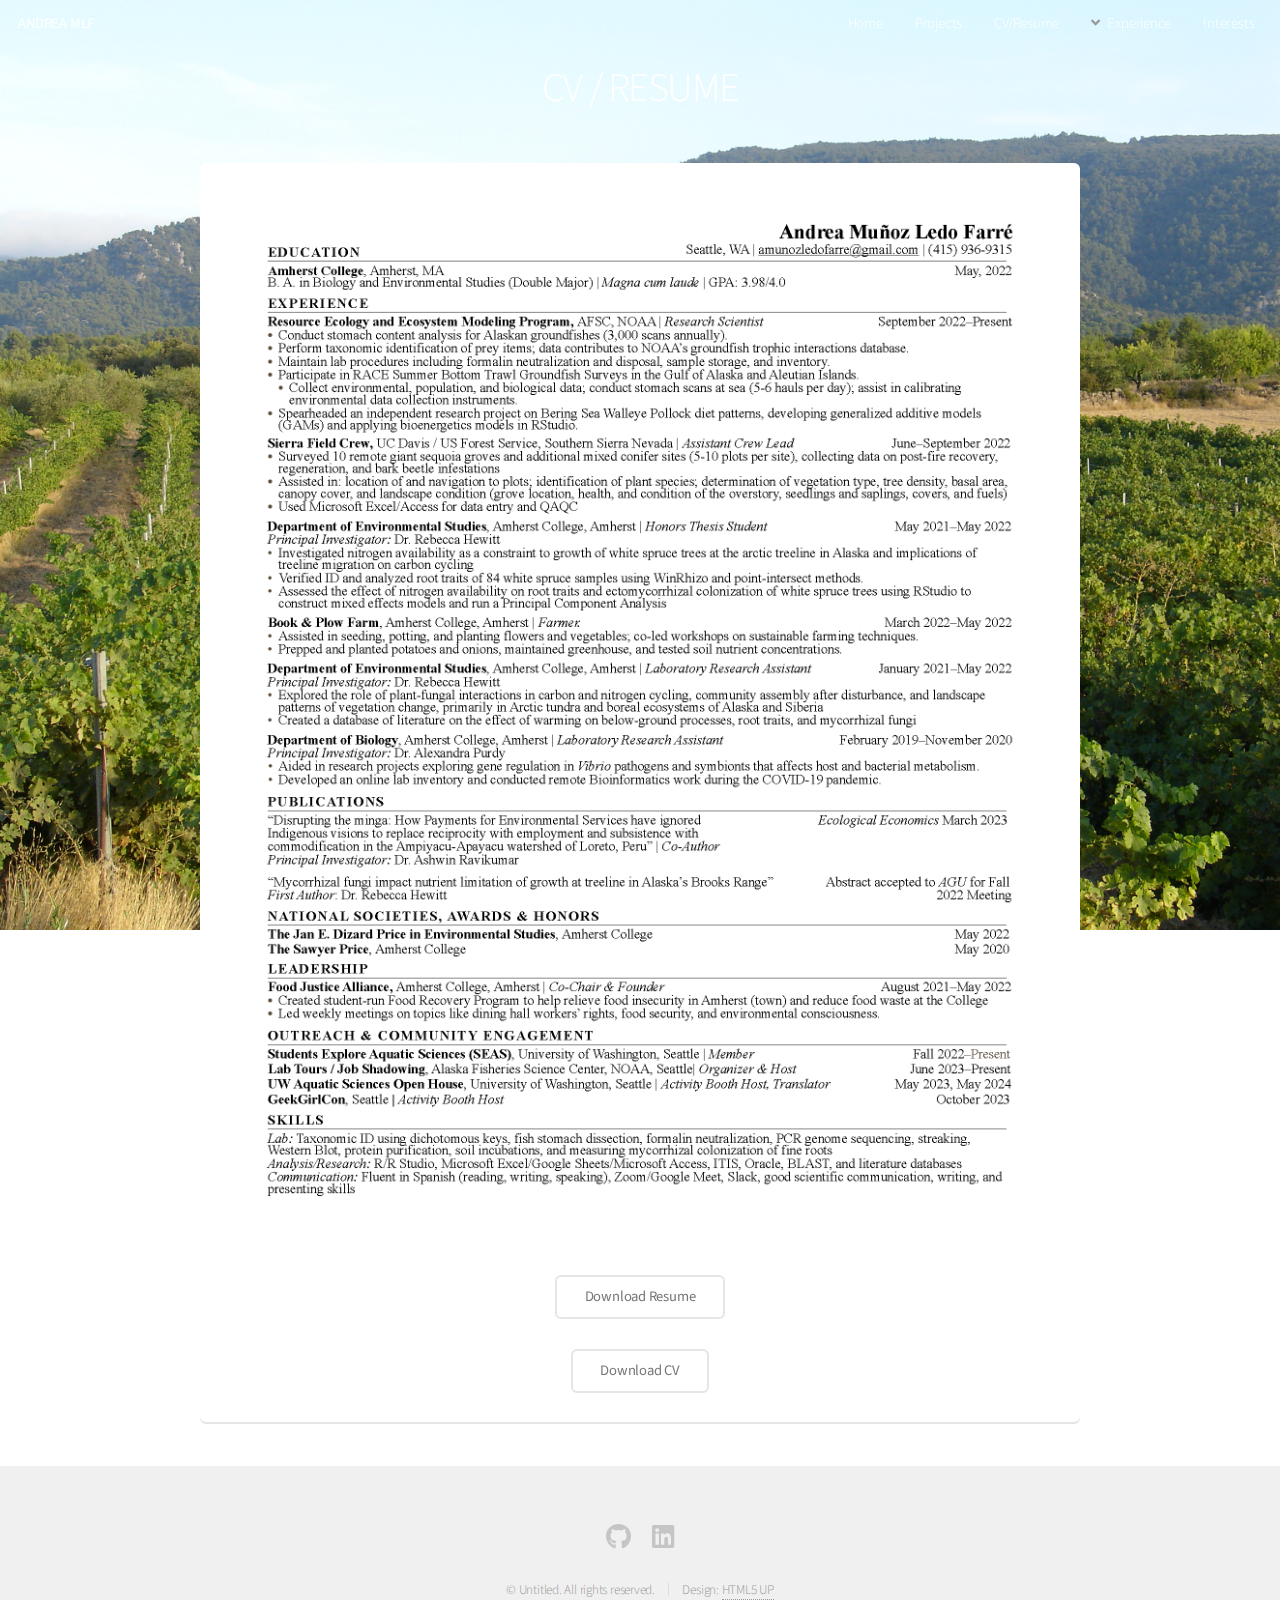
<file: portfolio.html>
<!DOCTYPE HTML>
<!--
	Alpha by HTML5 UP
	html5up.net | @ajlkn
	Free for personal and commercial use under the CCA 3.0 license (html5up.net/license)
-->
<html>
	<head>
		<title>Andrea Muñoz Ledo Farré - Portfolio</title>
		<meta charset="utf-8" />
		<meta name="viewport" content="width=device-width, initial-scale=1, user-scalable=no" />
		<link rel="stylesheet" href="assets/css/main.css" />
	</head>
	<body class="portfolio">
		<div id="page-wrapper">

			<!-- Header -->
				<header id="header">
					<h1><a href="index.html">ANDREA MLF</a></h1>
					<nav id="nav">
						<ul>
							<li><a href="index.html">Home</a></li>
							<li><a href="projects.html">Projects</a></li>
							<li><a href="portfolio.html">CV/Resume</a></li>
							<li><a href="#" class="icon solid fa-angle-down">Experience</a>
								<ul>
									<li><a href="professional.html">Professional</a></li>
									<li><a href="outreach.html">Outreach</a></li>
								</ul>
							</li>
							<li><a href="interests.html">Interests</a></li>
						</ul>
					</nav>
				</header>

			<!-- Main -->
				<section id="main" class="container">
					<header>
						<h2 style="color: #ffffff;">CV / RESUME</h2>
					</header>
					<div class="box">
						<img src="images/AMunozLedoFarre_Resume2024.png" alt="" class="center-image">
							<ul class="actions special">
								<li><a href="documents/AMunozLedoFarre_Resume2024.pdf" class="button alt">Download Resume</a></li>
							</ul>
							<ul class="actions special">
								<li><a href="documents/AMunozLedoFarre_CV2024.pdf" class="button alt">Download CV</a></li>
							</ul>
					</div>
				</section>

			<!-- Footer -->
				<footer id="footer">
					<ul class="icons">
						<li><a href="https://github.com/amunozledo" class="icon brands fa-github"><span class="label">Github</span></a></li>
						<li><a href="https://www.linkedin.com/in/andrea-munoz-ledo-23092029b/" class="icon brands fa-linkedin"><span class="label">LinkedIn</span></a></li>
					</ul>
					<ul class="copyright">
						<li>&copy; Untitled. All rights reserved.</li><li>Design: <a href="http://html5up.net">HTML5 UP</a></li>
					</ul>
				</footer>

		</div>

		<!-- Scripts -->
			<script src="assets/js/jquery.min.js"></script>
			<script src="assets/js/jquery.dropotron.min.js"></script>
			<script src="assets/js/jquery.scrollex.min.js"></script>
			<script src="assets/js/browser.min.js"></script>
			<script src="assets/js/breakpoints.min.js"></script>
			<script src="assets/js/util.js"></script>
			<script src="assets/js/main.js"></script>

	</body>
</html>
</file>
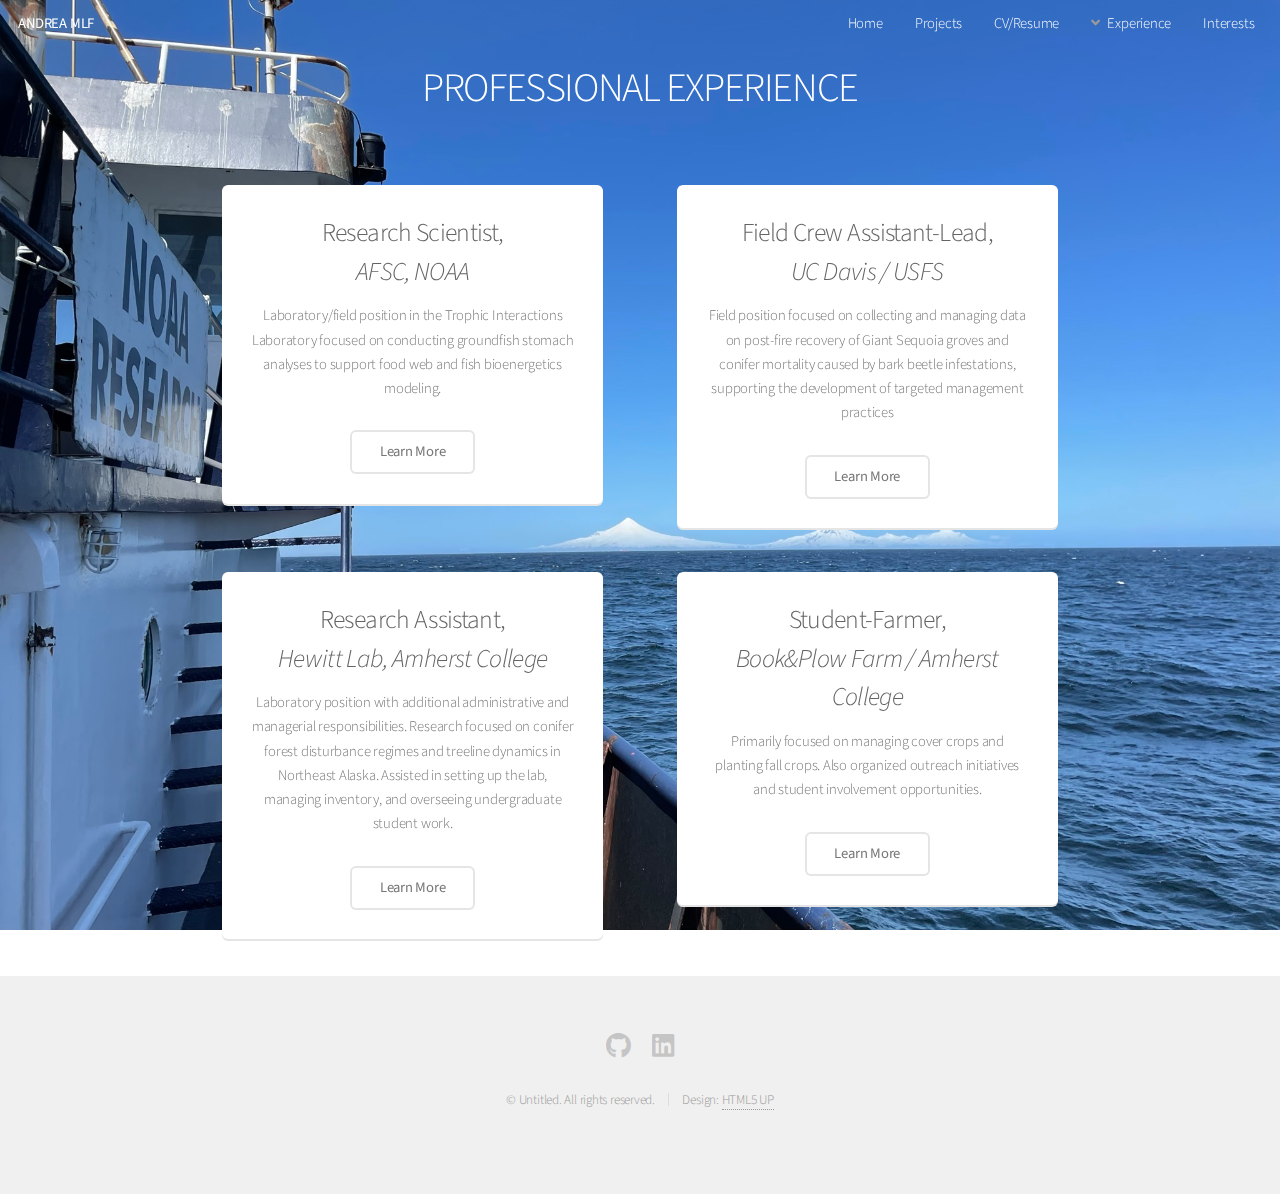
<file: professional.html>
<!DOCTYPE HTML>
<!--
	Alpha by HTML5 UP
	html5up.net | @ajlkn
	Free for personal and commercial use under the CCA 3.0 license (html5up.net/license)
-->
<html>
	<head>
		<title>Andrea Muñoz Ledo Farré - Professional</title>
		<meta charset="utf-8" />
		<meta name="viewport" content="width=device-width, initial-scale=1, user-scalable=no" />
		<link rel="stylesheet" href="assets/css/main.css" />
	</head>
	<body class="professional">
		<div id="page-wrapper">

			<!-- Header -->
				<header id="header">
					<h1><a href="index.html">ANDREA MLF</a></h1>
					<nav id="nav">
						<ul>
							<li><a href="index.html">Home</a></li>
							<li><a href="projects.html">Projects</a></li>
							<li><a href="portfolio.html">CV/Resume</a></li>
							<li><a href="#" class="icon solid fa-angle-down">Experience</a>
								<ul>
									<li><a href="professional.html">Professional</a></li>
									<li><a href="outreach.html">Outreach</a></li>
								</ul>
							</li>
							<li><a href="interests.html">Interests</a></li>
						</ul>
					</nav>
				</header>

			<!-- Main -->
				<section id="main" class="container">
					<header>
						<h2 style="color: #ffffff;">PROFESSIONAL EXPERIENCE</h2>
					</header>
					<div class="row">
						<div class="col-6 col-12-narrower">
							<!-- Food Habits Lab Scientist -->
							<section class="box special">
								<h3>Research Scientist, 
								<br />
								<em>AFSC, NOAA</em></h3>
								<p>Laboratory/field position in the Trophic Interactions Laboratory 
								focused on conducting groundfish stomach analyses to support food web 
								and fish bioenergetics modeling.</p>
								<ul class="actions special">
									<li><a href="trophic.html" class="button alt">Learn More</a></li>
								</ul>
							</section>

						</div>
						<div class="col-6 col-12-narrower">
							<!-- Sequoia Field Crew -->
							<section class="box special">
								<h3>Field Crew Assistant-Lead, 
								<br /><em>UC Davis / USFS</em></h3>
								<p>Field position focused on collecting and managing data on 
								post-fire recovery of Giant Sequoia groves and conifer mortality 
								caused by bark beetle infestations, supporting the development of 
								targeted management practices </p>
								<ul class="actions special">
									<li><a href="fire.html" class="button alt">Learn More</a></li>
								</ul>
							</section>
							
						</div>	
						<div class="col-6 col-12-narrower">
							<!-- Hewitt Lab Tech -->
							<section class="box special">
								<h3>Research Assistant, 
								<br /><em>Hewitt Lab, Amherst College</em></h3>
								<p>Laboratory position with additional administrative and 
								managerial responsibilities. Research focused on conifer forest 
								disturbance regimes and treeline dynamics in Northeast Alaska. 
								Assisted in setting up the lab, managing inventory, and overseeing 
								undergraduate student work.</p>
								<ul class="actions special">
									<li><a href="underground.html" class="button alt">Learn More</a></li>
								</ul>
							</section>
							
						</div>	
						<div class="col-6 col-12-narrower">
							<!-- Book & Plow Farmer -->
							<section class="box special">
								<h3>Student-Farmer, 
								<br /><em>Book&amp;Plow Farm / Amherst College</em></h3>
								<p>Primarily focused on managing cover crops and planting fall crops. 
								Also organized outreach initiatives and student involvement opportunities.</p>
								<ul class="actions special">
									<li><a href="farm.html" class="button alt">Learn More</a></li>
								</ul>
							</section>
						</div>
					</div>

				</section>

			<!-- Footer -->
				<footer id="footer">
					<ul class="icons">
						<li><a href="https://github.com/amunozledo" class="icon brands fa-github"><span class="label">Github</span></a></li>
						<li><a href="https://www.linkedin.com/in/andrea-munoz-ledo-23092029b/" class="icon brands fa-linkedin"><span class="label">LinkedIn</span></a></li>
					</ul>
					<ul class="copyright">
						<li>&copy; Untitled. All rights reserved.</li><li>Design: <a href="http://html5up.net">HTML5 UP</a></li>
					</ul>
				</footer>

		</div>

		<!-- Scripts -->
			<script src="assets/js/jquery.min.js"></script>
			<script src="assets/js/jquery.dropotron.min.js"></script>
			<script src="assets/js/jquery.scrollex.min.js"></script>
			<script src="assets/js/browser.min.js"></script>
			<script src="assets/js/breakpoints.min.js"></script>
			<script src="assets/js/util.js"></script>
			<script src="assets/js/main.js"></script>

	</body>
</html>
</file>
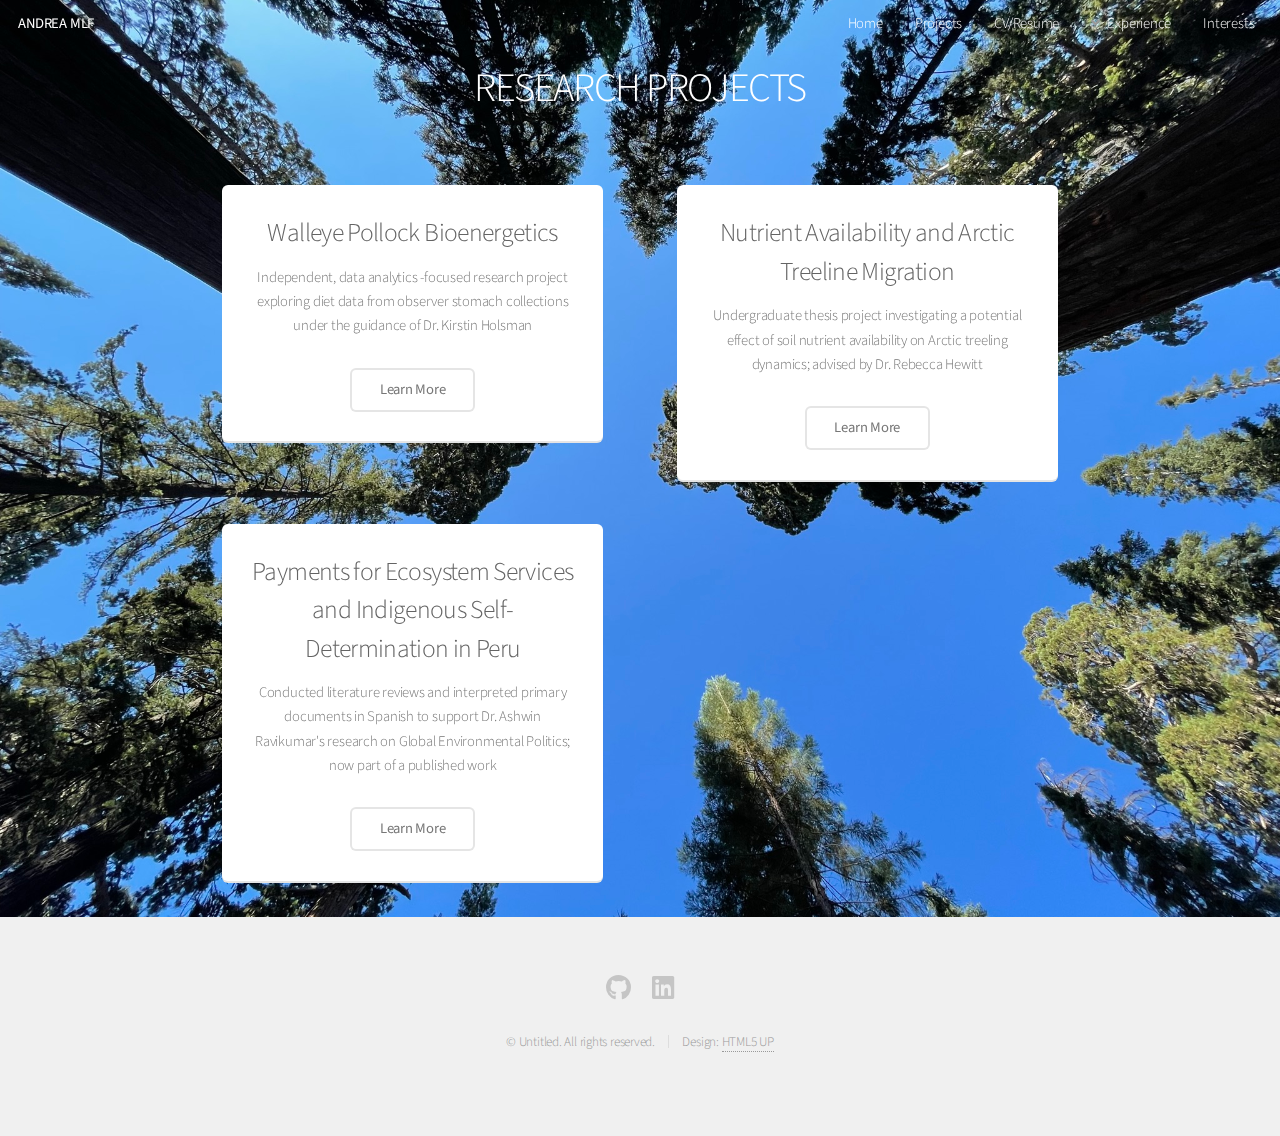
<file: projects.html>
<!DOCTYPE HTML>
<!--
	Alpha by HTML5 UP
	html5up.net | @ajlkn
	Free for personal and commercial use under the CCA 3.0 license (html5up.net/license)
-->
<html>
	<head>
		<title>Andrea Muñoz Ledo Farré - Projects</title>
		<meta charset="utf-8" />
		<meta name="viewport" content="width=device-width, initial-scale=1, user-scalable=no" />
		<link rel="stylesheet" href="assets/css/main.css" />
	</head>
	<body class="projects">
		<div id="page-wrapper">

			<!-- Header -->
				<header id="header">
					<h1><a href="index.html">ANDREA MLF</a></h1>
					<nav id="nav">
						<ul>
							<li><a href="index.html">Home</a></li>
							<li><a href="projects.html">Projects</a></li>
							<li><a href="portfolio.html">CV/Resume</a></li>
							<li><a href="#" class="icon solid fa-angle-down">Experience</a>
								<ul>
									<li><a href="professional.html">Professional</a></li>
									<li><a href="outreach.html">Outreach</a></li>
								</ul>
							</li>
							<li><a href="interests.html">Interests</a></li>
						</ul>
					</nav>
				</header>

			<!-- Main -->
				<section id="main" class="container">
					<header>
						<h2 style="color: #ffffff;">RESEARCH PROJECTS</h2>
					</header>
					<div class="row">
						<div class="col-6 col-12-narrower">
							<!-- Pollock Project -->
							<section class="box special">
								<h3>Walleye Pollock Bioenergetics</h3>
								<p>Independent, data analytics -focused research project exploring diet data from observer stomach collections under the guidance of Dr. Kirstin Holsman</p>
								<ul class="actions special">
									<li><a href="plk.html" class="button alt">Learn More</a></li>
								</ul>
							</section>

						</div>
						<div class="col-6 col-12-narrower">
							<!-- Treeline Project -->
							<section class="box special">
								<h3>Nutrient Availability and Arctic Treeline Migration</h3>
								<p>Undergraduate thesis project investigating a potential effect of soil nutrient availability on Arctic treeling dynamics; advised by Dr. Rebecca Hewitt</p>
								<ul class="actions special">
									<li><a href="treeline.html" class="button alt">Learn More</a></li>
								</ul>
							</section>
							
						</div>	
						<div class="col-6 col-12-narrower">
							<!-- PES Project -->
							<section class="box special">
								<h3>Payments for Ecosystem Services and Indigenous Self-Determination in Peru</h3>
								<p>Conducted literature reviews and interpreted primary documents in Spanish to support Dr. Ashwin Ravikumar's research on Global Environmental Politics; now part of a published work</p>
								<ul class="actions special">
									<li><a href="conservation.html" class="button alt">Learn More</a></li>
								</ul>
							</section>
						</div>
					</div>

				</section>

			<!-- Footer -->
				<footer id="footer">
					<ul class="icons">
						<li><a href="https://github.com/amunozledo" class="icon brands fa-github"><span class="label">Github</span></a></li>
						<li><a href="https://www.linkedin.com/in/andrea-munoz-ledo-23092029b/" class="icon brands fa-linkedin"><span class="label">LinkedIn</span></a></li>
					</ul>
					<ul class="copyright">
						<li>&copy; Untitled. All rights reserved.</li><li>Design: <a href="http://html5up.net">HTML5 UP</a></li>
					</ul>
				</footer>

		</div>

		<!-- Scripts -->
			<script src="assets/js/jquery.min.js"></script>
			<script src="assets/js/jquery.dropotron.min.js"></script>
			<script src="assets/js/jquery.scrollex.min.js"></script>
			<script src="assets/js/browser.min.js"></script>
			<script src="assets/js/breakpoints.min.js"></script>
			<script src="assets/js/util.js"></script>
			<script src="assets/js/main.js"></script>

	</body>
</html>
</file>
<file: assets/css/main.css>
@import url("fontawesome-all.min.css");
@import url("https://fonts.googleapis.com/css?family=Source+Sans+Pro:300,400,300italic,400italic");

/*
	Alpha by HTML5 UP
	html5up.net | @ajlkn
	Free for personal and commercial use under the CCA 3.0 license (html5up.net/license)
*/

/* Reset */

/* Based on meyerweb.com/eric/tools/css/reset (v2.0 | 20110126 | License: public domain) */

	html, body, div, span, applet, object,
	iframe, h1, h2, h3, h4, h5, h6, p, blockquote,
	pre, a, abbr, acronym, address, big, cite,
	code, del, dfn, em, img, ins, kbd, q, s, samp,
	small, strike, strong, sub, sup, tt, var, b,
	u, i, center, dl, dt, dd, ol, ul, li, fieldset,
	form, label, legend, table, caption, tbody,
	tfoot, thead, tr, th, td, article, aside,
	canvas, details, embed, figure, figcaption,
	footer, header, hgroup, menu, nav, output, ruby,
	section, summary, time, mark, audio, video {
		margin: 0;
		padding: 0;
		border: 0;
		font-size: 100%;
		font: inherit;
		vertical-align: baseline;
	}

	article, aside, details, figcaption, figure,
	footer, header, hgroup, menu, nav, section {
		display: block;
	}

	body {
		line-height: 1;
	}

	ol, ul {
		list-style: none;
	}

	blockquote, q {
		quotes: none;
	}

		blockquote:before, blockquote:after, q:before, q:after {
			content: '';
			content: none;
		}

	table {
		border-collapse: collapse;
		border-spacing: 0;
	}

	body {
		-webkit-text-size-adjust: none;
	}

	mark {
		background-color: transparent;
		color: inherit;
	}

	input::-moz-focus-inner {
		border: 0;
		padding: 0;
	}

	input, select, textarea {
		-moz-appearance: none;
		-webkit-appearance: none;
		-ms-appearance: none;
		appearance: none;
	}

/* Basic */

	@-ms-viewport {
		width: device-width;
	}

	body {
		-ms-overflow-style: scrollbar;
	}

	@media screen and (max-width: 480px) {

		html, body {
			min-width: 320px;
		}

	}

	html {
		box-sizing: border-box;
	}

	*, *:before, *:after {
		box-sizing: inherit;
	}

	body {
		background-image: url("images/boat2.JPEG");
		background-attachment: fixed;
		background-position: center;
		background-repeat: no-repeat;
		background-size: cover;
	}
	
	body::before {
		content: '';
		position: absolute;
		top: 0;
		left: 0;
		width: 100%;
		height: 100%;
		background-color: none;
		z-index: -1;
		}
	
	body.projects {
		background-image: url("images/seqi_sky.JPEG");
		background-attachment: fixed;
		background-position: center;
		background-repeat: no-repeat;
		background-size: cover;
		height: 100%;
		position: relative;
	}
	
	body.projects::before {
		content: '';
		position: fixed;
		top: 0;
		left: 0;
		width: 100%;
		height: 100vh;
		background-color: none;
		z-index: 0;
		pointer-events: none;
		}
	
		body.projects #header {
			background-color: transparent;
			position: absolute;
			top: 0;
			left: 0;
			width: 100%;
			padding: 1em 0;
			}
			
			body.projects #header.alt {
				border-bottom: none;
				}
				
			body.projects #header a {
				color: #fff;
				}

	body.portfolio {
		background-image: url("images/vilo_field.JPEG");
		background-attachment: fixed;
		background-position: center;
		background-repeat: no-repeat;
		background-size: cover;
		height: 100%;
		position: relative;
	}
	
	body.portfolio::before {
		content: '';
		position: fixed;
		top: 0;
		left: 0;
		width: 100%;
		height: 100vh;
		background-color: none;
		z-index: 0;
		pointer-events: none;
		}
	
		body.portfolio #header {
			background-color: transparent;
			position: absolute;
			top: 0;
			left: 0;
			width: 100%;
			padding: 1em 0;
			}
			
			body.portfolio #header.alt {
				border-bottom: none;
				}
				
			body.portfolio #header a {
				color: #fff;
				}
				
	body.professional {
		background-image: url("images/noaa_boat.JPEG");
		background-attachment: fixed;
		background-position: center;
		background-repeat: no-repeat;
		background-size: cover;
	}
		
	body.professional::before {
		content: '';
		position: fixed;
		top: 0;
		left: 0;
		width: 100%;
		height: 100vh;
		background-color: none;
		pointer-events: none;
		}
	
		body.professional #header {
			background-color: transparent;
			position: absolute;
			top: 0;
			left: 0;
			width: 100%;
			padding: 1em 0;
			}
			
			body.professional #header.alt {
				border-bottom: none;
				}
				
			body.professional #header a {
				color: #fff;
				}
	
	body.outreach {
		background-image: url("images/kings_canyon.JPEG");
		background-attachment: fixed;
		background-position: center;
		background-repeat: no-repeat;
		background-size: cover;
	}

	body.outreach::before {
		content: '';
		position: fixed;
		top: 0;
		left: 0;
		width: 100%;
		height: 100vh;
		background-color: none;
		pointer-events: none;
		}
	
		body.outreach #header {
			background-color: transparent;
			position: absolute;
			top: 0;
			left: 0;
			width: 100%;
			padding: 1em 0;
			}
			
			body.outreach #header.alt {
				border-bottom: none;
				}
				
			body.outreach #header a {
				color: #fff;
				}
	
	body.interests {
		background-image: url("images/roots_seqi.JPEG");
		background-attachment: fixed;
		background-position: center;
		background-repeat: no-repeat;
		background-size: cover;
		height: 100%;
		position: relative;
	}
	
	body.interests::before {
		content: '';
		position: fixed;
		top: 0;
		left: 0;
		width: 100%;
		height: 100vh;
		background-color: none;
		z-index: 0;
		pointer-events: none;
		}
	
		body.interests #header {
			background-color: transparent;
			position: absolute;
			top: 0;
			left: 0;
			width: 100%;
			padding: 1em 0;
			}
			
			body.interests #header.alt {
				border-bottom: none;
				}
				
			body.interests #header a {
				color: #fff;
				}
				
	body.plk {
		background-image: url("images/dutchH.JPEG");
		background-attachment: fixed;
		background-position: center;
		background-repeat: no-repeat;
		background-size: cover;
		height: 100%;
		position: relative;
	}
	
	body.plk::before {
		content: '';
		position: fixed;
		top: 0;
		left: 0;
		width: 100%;
		height: 100vh;
		background-color: none;
		z-index: 0;
		pointer-events: none;
		}
	
		body.plk #header {
			background-color: transparent;
			position: absolute;
			top: 0;
			left: 0;
			width: 100%;
			padding: 1em 0;
			}
			
			body.plk #header.alt {
				border-bottom: none;
				}
				
			body.plk #header a {
				color: #fff;
				}
	
	body.treeline {
		background-image: url("images/tree_sky.JPEG");
		background-attachment: fixed;
		background-position: center;
		background-repeat: no-repeat;
		background-size: cover;
		height: 100%;
		position: relative;
	}
	
	body.treeline::before {
		content: '';
		position: fixed;
		top: 0;
		left: 0;
		width: 100%;
		height: 100vh;
		background-color: none;
		z-index: 0;
		pointer-events: none;
		}
	
		body.treeline #header {
			background-color: transparent;
			position: absolute;
			top: 0;
			left: 0;
			width: 100%;
			padding: 1em 0;
			}
			
			body.treeline #header.alt {
				border-bottom: none;
				}
				
			body.treeline #header a {
				color: #fff;
				}
				
	body.conservation {
		background-image: url("images/cali_view.JPEG");
		background-attachment: fixed;
		background-position: center;
		background-repeat: no-repeat;
		background-size: cover;
		height: 100%;
		position: relative;
	}
	
		body.conservation #header {
			background-color: transparent;
			position: absolute;
			top: 0;
			left: 0;
			width: 100%;
			padding: 1em 0;
			}
			
			body.conservation #header.alt {
				border-bottom: none;
				}
				
			body.conservation #header a {
				color: #fff;
				}
				
	body.trophic {
		background-image: url("images/calm_sea.JPEG");
		background-attachment: fixed;
		background-position: center;
		background-repeat: no-repeat;
		background-size: cover;
		height: 100%;
		position: relative;
	}
	
		body.trophic #header {
			background-color: transparent;
			position: absolute;
			top: 0;
			left: 0;
			width: 100%;
			padding: 1em 0;
			}
			
			body.trophic #header.alt {
				border-bottom: none;
				}
				
			body.trophic #header a {
				color: #fff;
				}
				
	body.fire {
		background-image: url("images/seqi.JPEG");
		background-attachment: fixed;
		background-position: center;
		background-repeat: no-repeat;
		background-size: cover;
		height: 100%;
		position: relative;
	}
	
	body.fire::before {
		content: '';
		position: fixed;
		top: 0;
		left: 0;
		width: 100%;
		height: 100vh;
		background-color: none;
		z-index: 0;
		pointer-events: none;
		}
	
		body.fire #header {
			background-color: transparent;
			position: absolute;
			top: 0;
			left: 0;
			width: 100%;
			padding: 1em 0;
			}
			
			body.fire #header.alt {
				border-bottom: none;
				}
				
			body.fire #header a {
				color: #fff;
				}
				
	body.underground {
		background-image: url("images/inyo.JPEG");
		background-attachment: fixed;
		background-position: center;
		background-repeat: no-repeat;
		background-size: cover;
		height: 100%;
		position: relative;
	}
	
	body.underground::before {
		content: '';
		position: fixed;
		top: 0;
		left: 0;
		width: 100%;
		height: 100vh;
		background-color: none;
		z-index: 0;
		pointer-events: none;
		}
	
		body.underground #header {
			background-color: transparent;
			position: absolute;
			top: 0;
			left: 0;
			width: 100%;
			padding: 1em 0;
			}
			
			body.underground #header.alt {
				border-bottom: none;
				}
				
			body.underground #header a {
				color: #fff;
				}
				
	body.farm {
		background-image: url("images/booknplow.JPEG");
		background-attachment: fixed;
		background-position: center;
		background-repeat: no-repeat;
		background-size: cover;
		height: 100%;
		position: relative;
	}
	
	body.farm::before {
		content: '';
		position: fixed;
		top: 0;
		left: 0;
		width: 100%;
		height: 100vh;
		background-color: none;
		z-index: 0;
		pointer-events: none;
		}
	
		body.farm #header {
			background-color: transparent;
			position: absolute;
			top: 0;
			left: 0;
			width: 100%;
			padding: 1em 0;
			}
			
			body.farm #header.alt {
				border-bottom: none;
				}
				
			body.farm #header a {
				color: #fff;
				}

				
	body, input, select, textarea {
		color: #777;
		font-family: "Source Sans Pro", sans-serif;
		font-size: 16pt;
		font-weight: 300;
		line-height: 1.65em;
		letter-spacing: -0.015em;
	}

	a {
		-moz-transition: color 0.2s ease-in-out, border-bottom-color 0.2s ease-in-out;
		-webkit-transition: color 0.2s ease-in-out, border-bottom-color 0.2s ease-in-out;
		-ms-transition: color 0.2s ease-in-out, border-bottom-color 0.2s ease-in-out;
		transition: color 0.2s ease-in-out, border-bottom-color 0.2s ease-in-out;
		border-bottom: dotted 1px;
		color: #e89980;
		text-decoration: none;
	}

		a:hover {
			border-bottom-color: transparent;
		}

	strong, b {
		color: #646464;
		font-weight: 400;
	}

	em, i {
		font-style: italic;
	}

	p {
		margin: 0 0 2em 0;
	}

	h1, h2, h3, h4, h5, h6 {
		color: #646464;
		font-weight: 300;
		line-height: 1em;
		margin: 0 0 0.5em 0;
	}

		h1 a, h2 a, h3 a, h4 a, h5 a, h6 a {
			color: inherit;
			text-decoration: none;
		}

	h2 {
		font-size: 2.25em;
		line-height: 1.5em;
		letter-spacing: -0.035em;
	}

	h3 {
		font-size: 1.75em;
		line-height: 1.5em;
		letter-spacing: -0.025em;
	}

	h4 {
		font-size: 1.1em;
		line-height: 1.5em;
		letter-spacing: 0;
	}

	h5 {
		font-size: 0.9em;
		line-height: 1.5em;
		letter-spacing: 0;
	}

	h6 {
		font-size: 0.7em;
		line-height: 1.5em;
		letter-spacing: 0;
	}

	sub {
		font-size: 0.8em;
		position: relative;
		top: 0.5em;
	}

	sup {
		font-size: 0.8em;
		position: relative;
		top: -0.5em;
	}

	hr {
		border: 0;
		border-bottom: solid 2px #e5e5e5;
		margin: 2em 0;
	}

		hr.major {
			margin: 3em 0;
		}

	blockquote {
		border-left: solid 4px #e5e5e5;
		font-style: italic;
		margin: 0 0 2em 0;
		padding: 0.5em 0 0.5em 2em;
	}

	pre {
		-webkit-overflow-scrolling: touch;
		background: #f8f8f8;
		border-radius: 6px;
		border: solid 1px #e5e5e5;
		font-family: monospace;
		font-size: 0.9em;
		line-height: 1.75em;
		margin: 0 0 2em 0;
		overflow-x: auto;
		padding: 1em 1.5em;
	}

	code {
		background: #f8f8f8;
		border-radius: 6px;
		border: solid 1px #e5e5e5;
		font-family: monospace;
		font-size: 0.9em;
		margin: 0 0.25em;
		padding: 0.25em 0.65em;
	}

	.align-left {
		text-align: left;
	}

	.align-center {
		text-align: center;
	}

	.align-right {
		text-align: right;
	}

/* Row */

	.row {
		display: flex;
		flex-wrap: wrap;
		box-sizing: border-box;
		align-items: stretch;
	}

		.row > * {
			box-sizing: border-box;
		}

		.row.gtr-uniform > * > :last-child {
			margin-bottom: 0;
		}

		.row.aln-left {
			justify-content: flex-start;
		}

		.row.aln-center {
			justify-content: center;
		}

		.row.aln-right {
			justify-content: flex-end;
		}

		.row.aln-top {
			align-items: flex-start;
		}

		.row.aln-middle {
			align-items: center;
		}

		.row.aln-bottom {
			align-items: flex-end;
		}

		.row > .imp {
			order: -1;
		}

		.row > .col-1 {
			width: 8.33333%;
		}

		.row > .off-1 {
			margin-left: 8.33333%;
		}

		.row > .col-2 {
			width: 16.66667%;
		}

		.row > .off-2 {
			margin-left: 16.66667%;
		}

		.row > .col-3 {
			width: 25%;
		}

		.row > .off-3 {
			margin-left: 25%;
		}

		.row > .col-4 {
			width: 33.33333%;
		}

		.row > .off-4 {
			margin-left: 33.33333%;
		}

		.row > .col-5 {
			width: 41.66667%;
		}

		.row > .off-5 {
			margin-left: 41.66667%;
		}

		.row > .col-6 {
			width: 50%;
		}

		.row > .off-6 {
			margin-left: 50%;
		}

		.row > .col-7 {
			width: 58.33333%;
		}

		.row > .off-7 {
			margin-left: 58.33333%;
		}

		.row > .col-8 {
			width: 66.66667%;
		}

		.row > .off-8 {
			margin-left: 66.66667%;
		}

		.row > .col-9 {
			width: 75%;
		}

		.row > .off-9 {
			margin-left: 75%;
		}

		.row > .col-10 {
			width: 83.33333%;
		}

		.row > .off-10 {
			margin-left: 83.33333%;
		}

		.row > .col-11 {
			width: 91.66667%;
		}

		.row > .off-11 {
			margin-left: 91.66667%;
		}

		.row > .col-12 {
			width: 100%;
		}

		.row > .off-12 {
			margin-left: 100%;
		}

		.row.gtr-0 {
			margin-top: 0;
			margin-left: 0em;
		}

			.row.gtr-0 > * {
				padding: 0 0 0 0em;
			}

			.row.gtr-0.gtr-uniform {
				margin-top: 0em;
			}

				.row.gtr-0.gtr-uniform > * {
					padding-top: 0em;
				}

		.row.gtr-25 {
			margin-top: 0;
			margin-left: -0.5em;
		}

			.row.gtr-25 > * {
				padding: 0 0 0 0.5em;
			}

			.row.gtr-25.gtr-uniform {
				margin-top: -0.5em;
			}

				.row.gtr-25.gtr-uniform > * {
					padding-top: 0.5em;
				}

		.row.gtr-50 {
			margin-top: 0;
			margin-left: -1em;
		}

			.row.gtr-50 > * {
				padding: 0 0 0 1em;
			}

			.row.gtr-50.gtr-uniform {
				margin-top: -1em;
			}

				.row.gtr-50.gtr-uniform > * {
					padding-top: 1em;
				}

		.row {
			margin-top: 0;
			margin-left: -2em;
		}

			.row > * {
				padding: 0 0 0 2em;
			}

			.row.gtr-uniform {
				margin-top: -2em;
			}

				.row.gtr-uniform > * {
					padding-top: 2em;
				}

		.row.gtr-150 {
			margin-top: 0;
			margin-left: -3em;
		}

			.row.gtr-150 > * {
				padding: 0 0 0 3em;
			}

			.row.gtr-150.gtr-uniform {
				margin-top: -3em;
			}

				.row.gtr-150.gtr-uniform > * {
					padding-top: 3em;
				}

		.row.gtr-200 {
			margin-top: 0;
			margin-left: -4em;
		}

			.row.gtr-200 > * {
				padding: 0 0 0 4em;
			}

			.row.gtr-200.gtr-uniform {
				margin-top: -4em;
			}

				.row.gtr-200.gtr-uniform > * {
					padding-top: 4em;
				}

		@media screen and (max-width: 1680px) {

			.row {
				display: flex;
				flex-wrap: wrap;
				box-sizing: border-box;
				align-items: stretch;
			}

				.row > * {
					box-sizing: border-box;
				}

				.row.gtr-uniform > * > :last-child {
					margin-bottom: 0;
				}

				.row.aln-left {
					justify-content: flex-start;
				}

				.row.aln-center {
					justify-content: center;
				}

				.row.aln-right {
					justify-content: flex-end;
				}

				.row.aln-top {
					align-items: flex-start;
				}

				.row.aln-middle {
					align-items: center;
				}

				.row.aln-bottom {
					align-items: flex-end;
				}

				.row > .imp-wide {
					order: -1;
				}

				.row > .col-1-wide {
					width: 8.33333%;
				}

				.row > .off-1-wide {
					margin-left: 8.33333%;
				}

				.row > .col-2-wide {
					width: 16.66667%;
				}

				.row > .off-2-wide {
					margin-left: 16.66667%;
				}

				.row > .col-3-wide {
					width: 25%;
				}

				.row > .off-3-wide {
					margin-left: 25%;
				}

				.row > .col-4-wide {
					width: 33.33333%;
				}

				.row > .off-4-wide {
					margin-left: 33.33333%;
				}

				.row > .col-5-wide {
					width: 41.66667%;
				}

				.row > .off-5-wide {
					margin-left: 41.66667%;
				}

				.row > .col-6-wide {
					width: 50%;
				}

				.row > .off-6-wide {
					margin-left: 50%;
				}

				.row > .col-7-wide {
					width: 58.33333%;
				}

				.row > .off-7-wide {
					margin-left: 58.33333%;
				}

				.row > .col-8-wide {
					width: 66.66667%;
				}

				.row > .off-8-wide {
					margin-left: 66.66667%;
				}

				.row > .col-9-wide {
					width: 75%;
				}

				.row > .off-9-wide {
					margin-left: 75%;
				}

				.row > .col-10-wide {
					width: 83.33333%;
				}

				.row > .off-10-wide {
					margin-left: 83.33333%;
				}

				.row > .col-11-wide {
					width: 91.66667%;
				}

				.row > .off-11-wide {
					margin-left: 91.66667%;
				}

				.row > .col-12-wide {
					width: 100%;
				}

				.row > .off-12-wide {
					margin-left: 100%;
				}

				.row.gtr-0 {
					margin-top: 0;
					margin-left: 0em;
				}

					.row.gtr-0 > * {
						padding: 0 0 0 0em;
					}

					.row.gtr-0.gtr-uniform {
						margin-top: 0em;
					}

						.row.gtr-0.gtr-uniform > * {
							padding-top: 0em;
						}

				.row.gtr-25 {
					margin-top: 0;
					margin-left: -0.5em;
				}

					.row.gtr-25 > * {
						padding: 0 0 0 0.5em;
					}

					.row.gtr-25.gtr-uniform {
						margin-top: -0.5em;
					}

						.row.gtr-25.gtr-uniform > * {
							padding-top: 0.5em;
						}

				.row.gtr-50 {
					margin-top: 0;
					margin-left: -1em;
				}

					.row.gtr-50 > * {
						padding: 0 0 0 1em;
					}

					.row.gtr-50.gtr-uniform {
						margin-top: -1em;
					}

						.row.gtr-50.gtr-uniform > * {
							padding-top: 1em;
						}

				.row {
					margin-top: 0;
					margin-left: -2em;
				}

					.row > * {
						padding: 0 0 0 2em;
					}

					.row.gtr-uniform {
						margin-top: -2em;
					}

						.row.gtr-uniform > * {
							padding-top: 2em;
						}

				.row.gtr-150 {
					margin-top: 0;
					margin-left: -3em;
				}

					.row.gtr-150 > * {
						padding: 0 0 0 3em;
					}

					.row.gtr-150.gtr-uniform {
						margin-top: -3em;
					}

						.row.gtr-150.gtr-uniform > * {
							padding-top: 3em;
						}

				.row.gtr-200 {
					margin-top: 0;
					margin-left: -4em;
				}

					.row.gtr-200 > * {
						padding: 0 0 0 4em;
					}

					.row.gtr-200.gtr-uniform {
						margin-top: -4em;
					}

						.row.gtr-200.gtr-uniform > * {
							padding-top: 4em;
						}

		}

		@media screen and (max-width: 1280px) {

			.row {
				display: flex;
				flex-wrap: wrap;
				box-sizing: border-box;
				align-items: stretch;
			}

				.row > * {
					box-sizing: border-box;
				}

				.row.gtr-uniform > * > :last-child {
					margin-bottom: 0;
				}

				.row.aln-left {
					justify-content: flex-start;
				}

				.row.aln-center {
					justify-content: center;
				}

				.row.aln-right {
					justify-content: flex-end;
				}

				.row.aln-top {
					align-items: flex-start;
				}

				.row.aln-middle {
					align-items: center;
				}

				.row.aln-bottom {
					align-items: flex-end;
				}

				.row > .imp-normal {
					order: -1;
				}

				.row > .col-1-normal {
					width: 8.33333%;
				}

				.row > .off-1-normal {
					margin-left: 8.33333%;
				}

				.row > .col-2-normal {
					width: 16.66667%;
				}

				.row > .off-2-normal {
					margin-left: 16.66667%;
				}

				.row > .col-3-normal {
					width: 25%;
				}

				.row > .off-3-normal {
					margin-left: 25%;
				}

				.row > .col-4-normal {
					width: 33.33333%;
				}

				.row > .off-4-normal {
					margin-left: 33.33333%;
				}

				.row > .col-5-normal {
					width: 41.66667%;
				}

				.row > .off-5-normal {
					margin-left: 41.66667%;
				}

				.row > .col-6-normal {
					width: 50%;
				}

				.row > .off-6-normal {
					margin-left: 50%;
				}

				.row > .col-7-normal {
					width: 58.33333%;
				}

				.row > .off-7-normal {
					margin-left: 58.33333%;
				}

				.row > .col-8-normal {
					width: 66.66667%;
				}

				.row > .off-8-normal {
					margin-left: 66.66667%;
				}

				.row > .col-9-normal {
					width: 75%;
				}

				.row > .off-9-normal {
					margin-left: 75%;
				}

				.row > .col-10-normal {
					width: 83.33333%;
				}

				.row > .off-10-normal {
					margin-left: 83.33333%;
				}

				.row > .col-11-normal {
					width: 91.66667%;
				}

				.row > .off-11-normal {
					margin-left: 91.66667%;
				}

				.row > .col-12-normal {
					width: 100%;
				}

				.row > .off-12-normal {
					margin-left: 100%;
				}

				.row.gtr-0 {
					margin-top: 0;
					margin-left: 0em;
				}

					.row.gtr-0 > * {
						padding: 0 0 0 0em;
					}

					.row.gtr-0.gtr-uniform {
						margin-top: 0em;
					}

						.row.gtr-0.gtr-uniform > * {
							padding-top: 0em;
						}

				.row.gtr-25 {
					margin-top: 0;
					margin-left: -0.5em;
				}

					.row.gtr-25 > * {
						padding: 0 0 0 0.5em;
					}

					.row.gtr-25.gtr-uniform {
						margin-top: -0.5em;
					}

						.row.gtr-25.gtr-uniform > * {
							padding-top: 0.5em;
						}

				.row.gtr-50 {
					margin-top: 0;
					margin-left: -1em;
				}

					.row.gtr-50 > * {
						padding: 0 0 0 1em;
					}

					.row.gtr-50.gtr-uniform {
						margin-top: -1em;
					}

						.row.gtr-50.gtr-uniform > * {
							padding-top: 1em;
						}

				.row {
					margin-top: 0;
					margin-left: -2em;
				}

					.row > * {
						padding: 0 0 0 2em;
					}

					.row.gtr-uniform {
						margin-top: -2em;
					}

						.row.gtr-uniform > * {
							padding-top: 2em;
						}

				.row.gtr-150 {
					margin-top: 0;
					margin-left: -3em;
				}

					.row.gtr-150 > * {
						padding: 0 0 0 3em;
					}

					.row.gtr-150.gtr-uniform {
						margin-top: -3em;
					}

						.row.gtr-150.gtr-uniform > * {
							padding-top: 3em;
						}

				.row.gtr-200 {
					margin-top: 0;
					margin-left: -4em;
				}

					.row.gtr-200 > * {
						padding: 0 0 0 4em;
					}

					.row.gtr-200.gtr-uniform {
						margin-top: -4em;
					}

						.row.gtr-200.gtr-uniform > * {
							padding-top: 4em;
						}

		}

		@media screen and (max-width: 980px) {

			.row {
				display: flex;
				flex-wrap: wrap;
				box-sizing: border-box;
				align-items: stretch;
			}

				.row > * {
					box-sizing: border-box;
				}

				.row.gtr-uniform > * > :last-child {
					margin-bottom: 0;
				}

				.row.aln-left {
					justify-content: flex-start;
				}

				.row.aln-center {
					justify-content: center;
				}

				.row.aln-right {
					justify-content: flex-end;
				}

				.row.aln-top {
					align-items: flex-start;
				}

				.row.aln-middle {
					align-items: center;
				}

				.row.aln-bottom {
					align-items: flex-end;
				}

				.row > .imp-narrow {
					order: -1;
				}

				.row > .col-1-narrow {
					width: 8.33333%;
				}

				.row > .off-1-narrow {
					margin-left: 8.33333%;
				}

				.row > .col-2-narrow {
					width: 16.66667%;
				}

				.row > .off-2-narrow {
					margin-left: 16.66667%;
				}

				.row > .col-3-narrow {
					width: 25%;
				}

				.row > .off-3-narrow {
					margin-left: 25%;
				}

				.row > .col-4-narrow {
					width: 33.33333%;
				}

				.row > .off-4-narrow {
					margin-left: 33.33333%;
				}

				.row > .col-5-narrow {
					width: 41.66667%;
				}

				.row > .off-5-narrow {
					margin-left: 41.66667%;
				}

				.row > .col-6-narrow {
					width: 50%;
				}

				.row > .off-6-narrow {
					margin-left: 50%;
				}

				.row > .col-7-narrow {
					width: 58.33333%;
				}

				.row > .off-7-narrow {
					margin-left: 58.33333%;
				}

				.row > .col-8-narrow {
					width: 66.66667%;
				}

				.row > .off-8-narrow {
					margin-left: 66.66667%;
				}

				.row > .col-9-narrow {
					width: 75%;
				}

				.row > .off-9-narrow {
					margin-left: 75%;
				}

				.row > .col-10-narrow {
					width: 83.33333%;
				}

				.row > .off-10-narrow {
					margin-left: 83.33333%;
				}

				.row > .col-11-narrow {
					width: 91.66667%;
				}

				.row > .off-11-narrow {
					margin-left: 91.66667%;
				}

				.row > .col-12-narrow {
					width: 100%;
				}

				.row > .off-12-narrow {
					margin-left: 100%;
				}

				.row.gtr-0 {
					margin-top: 0;
					margin-left: 0em;
				}

					.row.gtr-0 > * {
						padding: 0 0 0 0em;
					}

					.row.gtr-0.gtr-uniform {
						margin-top: 0em;
					}

						.row.gtr-0.gtr-uniform > * {
							padding-top: 0em;
						}

				.row.gtr-25 {
					margin-top: 0;
					margin-left: -0.5em;
				}

					.row.gtr-25 > * {
						padding: 0 0 0 0.5em;
					}

					.row.gtr-25.gtr-uniform {
						margin-top: -0.5em;
					}

						.row.gtr-25.gtr-uniform > * {
							padding-top: 0.5em;
						}

				.row.gtr-50 {
					margin-top: 0;
					margin-left: -1em;
				}

					.row.gtr-50 > * {
						padding: 0 0 0 1em;
					}

					.row.gtr-50.gtr-uniform {
						margin-top: -1em;
					}

						.row.gtr-50.gtr-uniform > * {
							padding-top: 1em;
						}

				.row {
					margin-top: 0;
					margin-left: -2em;
				}

					.row > * {
						padding: 0 0 0 2em;
					}

					.row.gtr-uniform {
						margin-top: -2em;
					}

						.row.gtr-uniform > * {
							padding-top: 2em;
						}

				.row.gtr-150 {
					margin-top: 0;
					margin-left: -3em;
				}

					.row.gtr-150 > * {
						padding: 0 0 0 3em;
					}

					.row.gtr-150.gtr-uniform {
						margin-top: -3em;
					}

						.row.gtr-150.gtr-uniform > * {
							padding-top: 3em;
						}

				.row.gtr-200 {
					margin-top: 0;
					margin-left: -4em;
				}

					.row.gtr-200 > * {
						padding: 0 0 0 4em;
					}

					.row.gtr-200.gtr-uniform {
						margin-top: -4em;
					}

						.row.gtr-200.gtr-uniform > * {
							padding-top: 4em;
						}

		}

		@media screen and (max-width: 840px) {

			.row {
				display: flex;
				flex-wrap: wrap;
				box-sizing: border-box;
				align-items: stretch;
			}

				.row > * {
					box-sizing: border-box;
				}

				.row.gtr-uniform > * > :last-child {
					margin-bottom: 0;
				}

				.row.aln-left {
					justify-content: flex-start;
				}

				.row.aln-center {
					justify-content: center;
				}

				.row.aln-right {
					justify-content: flex-end;
				}

				.row.aln-top {
					align-items: flex-start;
				}

				.row.aln-middle {
					align-items: center;
				}

				.row.aln-bottom {
					align-items: flex-end;
				}

				.row > .imp-narrower {
					order: -1;
				}

				.row > .col-1-narrower {
					width: 8.33333%;
				}

				.row > .off-1-narrower {
					margin-left: 8.33333%;
				}

				.row > .col-2-narrower {
					width: 16.66667%;
				}

				.row > .off-2-narrower {
					margin-left: 16.66667%;
				}

				.row > .col-3-narrower {
					width: 25%;
				}

				.row > .off-3-narrower {
					margin-left: 25%;
				}

				.row > .col-4-narrower {
					width: 33.33333%;
				}

				.row > .off-4-narrower {
					margin-left: 33.33333%;
				}

				.row > .col-5-narrower {
					width: 41.66667%;
				}

				.row > .off-5-narrower {
					margin-left: 41.66667%;
				}

				.row > .col-6-narrower {
					width: 50%;
				}

				.row > .off-6-narrower {
					margin-left: 50%;
				}

				.row > .col-7-narrower {
					width: 58.33333%;
				}

				.row > .off-7-narrower {
					margin-left: 58.33333%;
				}

				.row > .col-8-narrower {
					width: 66.66667%;
				}

				.row > .off-8-narrower {
					margin-left: 66.66667%;
				}

				.row > .col-9-narrower {
					width: 75%;
				}

				.row > .off-9-narrower {
					margin-left: 75%;
				}

				.row > .col-10-narrower {
					width: 83.33333%;
				}

				.row > .off-10-narrower {
					margin-left: 83.33333%;
				}

				.row > .col-11-narrower {
					width: 91.66667%;
				}

				.row > .off-11-narrower {
					margin-left: 91.66667%;
				}

				.row > .col-12-narrower {
					width: 100%;
				}

				.row > .off-12-narrower {
					margin-left: 100%;
				}

				.row.gtr-0 {
					margin-top: 0;
					margin-left: 0em;
				}

					.row.gtr-0 > * {
						padding: 0 0 0 0em;
					}

					.row.gtr-0.gtr-uniform {
						margin-top: 0em;
					}

						.row.gtr-0.gtr-uniform > * {
							padding-top: 0em;
						}

				.row.gtr-25 {
					margin-top: 0;
					margin-left: -0.5em;
				}

					.row.gtr-25 > * {
						padding: 0 0 0 0.5em;
					}

					.row.gtr-25.gtr-uniform {
						margin-top: -0.5em;
					}

						.row.gtr-25.gtr-uniform > * {
							padding-top: 0.5em;
						}

				.row.gtr-50 {
					margin-top: 0;
					margin-left: -1em;
				}

					.row.gtr-50 > * {
						padding: 0 0 0 1em;
					}

					.row.gtr-50.gtr-uniform {
						margin-top: -1em;
					}

						.row.gtr-50.gtr-uniform > * {
							padding-top: 1em;
						}

				.row {
					margin-top: 0;
					margin-left: -2em;
				}

					.row > * {
						padding: 0 0 0 2em;
					}

					.row.gtr-uniform {
						margin-top: -2em;
					}

						.row.gtr-uniform > * {
							padding-top: 2em;
						}

				.row.gtr-150 {
					margin-top: 0;
					margin-left: -3em;
				}

					.row.gtr-150 > * {
						padding: 0 0 0 3em;
					}

					.row.gtr-150.gtr-uniform {
						margin-top: -3em;
					}

						.row.gtr-150.gtr-uniform > * {
							padding-top: 3em;
						}

				.row.gtr-200 {
					margin-top: 0;
					margin-left: -4em;
				}

					.row.gtr-200 > * {
						padding: 0 0 0 4em;
					}

					.row.gtr-200.gtr-uniform {
						margin-top: -4em;
					}

						.row.gtr-200.gtr-uniform > * {
							padding-top: 4em;
						}

		}

		@media screen and (max-width: 736px) {

			.row {
				display: flex;
				flex-wrap: wrap;
				box-sizing: border-box;
				align-items: stretch;
			}

				.row > * {
					box-sizing: border-box;
				}

				.row.gtr-uniform > * > :last-child {
					margin-bottom: 0;
				}

				.row.aln-left {
					justify-content: flex-start;
				}

				.row.aln-center {
					justify-content: center;
				}

				.row.aln-right {
					justify-content: flex-end;
				}

				.row.aln-top {
					align-items: flex-start;
				}

				.row.aln-middle {
					align-items: center;
				}

				.row.aln-bottom {
					align-items: flex-end;
				}

				.row > .imp-mobile {
					order: -1;
				}

				.row > .col-1-mobile {
					width: 8.33333%;
				}

				.row > .off-1-mobile {
					margin-left: 8.33333%;
				}

				.row > .col-2-mobile {
					width: 16.66667%;
				}

				.row > .off-2-mobile {
					margin-left: 16.66667%;
				}

				.row > .col-3-mobile {
					width: 25%;
				}

				.row > .off-3-mobile {
					margin-left: 25%;
				}

				.row > .col-4-mobile {
					width: 33.33333%;
				}

				.row > .off-4-mobile {
					margin-left: 33.33333%;
				}

				.row > .col-5-mobile {
					width: 41.66667%;
				}

				.row > .off-5-mobile {
					margin-left: 41.66667%;
				}

				.row > .col-6-mobile {
					width: 50%;
				}

				.row > .off-6-mobile {
					margin-left: 50%;
				}

				.row > .col-7-mobile {
					width: 58.33333%;
				}

				.row > .off-7-mobile {
					margin-left: 58.33333%;
				}

				.row > .col-8-mobile {
					width: 66.66667%;
				}

				.row > .off-8-mobile {
					margin-left: 66.66667%;
				}

				.row > .col-9-mobile {
					width: 75%;
				}

				.row > .off-9-mobile {
					margin-left: 75%;
				}

				.row > .col-10-mobile {
					width: 83.33333%;
				}

				.row > .off-10-mobile {
					margin-left: 83.33333%;
				}

				.row > .col-11-mobile {
					width: 91.66667%;
				}

				.row > .off-11-mobile {
					margin-left: 91.66667%;
				}

				.row > .col-12-mobile {
					width: 100%;
				}

				.row > .off-12-mobile {
					margin-left: 100%;
				}

				.row.gtr-0 {
					margin-top: 0;
					margin-left: 0em;
				}

					.row.gtr-0 > * {
						padding: 0 0 0 0em;
					}

					.row.gtr-0.gtr-uniform {
						margin-top: 0em;
					}

						.row.gtr-0.gtr-uniform > * {
							padding-top: 0em;
						}

				.row.gtr-25 {
					margin-top: 0;
					margin-left: -0.5em;
				}

					.row.gtr-25 > * {
						padding: 0 0 0 0.5em;
					}

					.row.gtr-25.gtr-uniform {
						margin-top: -0.5em;
					}

						.row.gtr-25.gtr-uniform > * {
							padding-top: 0.5em;
						}

				.row.gtr-50 {
					margin-top: 0;
					margin-left: -1em;
				}

					.row.gtr-50 > * {
						padding: 0 0 0 1em;
					}

					.row.gtr-50.gtr-uniform {
						margin-top: -1em;
					}

						.row.gtr-50.gtr-uniform > * {
							padding-top: 1em;
						}

				.row {
					margin-top: 0;
					margin-left: -2em;
				}

					.row > * {
						padding: 0 0 0 2em;
					}

					.row.gtr-uniform {
						margin-top: -2em;
					}

						.row.gtr-uniform > * {
							padding-top: 2em;
						}

				.row.gtr-150 {
					margin-top: 0;
					margin-left: -3em;
				}

					.row.gtr-150 > * {
						padding: 0 0 0 3em;
					}

					.row.gtr-150.gtr-uniform {
						margin-top: -3em;
					}

						.row.gtr-150.gtr-uniform > * {
							padding-top: 3em;
						}

				.row.gtr-200 {
					margin-top: 0;
					margin-left: -4em;
				}

					.row.gtr-200 > * {
						padding: 0 0 0 4em;
					}

					.row.gtr-200.gtr-uniform {
						margin-top: -4em;
					}

						.row.gtr-200.gtr-uniform > * {
							padding-top: 4em;
						}

		}

		@media screen and (max-width: 480px) {

			.row {
				display: flex;
				flex-wrap: wrap;
				box-sizing: border-box;
				align-items: stretch;
			}

				.row > * {
					box-sizing: border-box;
				}

				.row.gtr-uniform > * > :last-child {
					margin-bottom: 0;
				}

				.row.aln-left {
					justify-content: flex-start;
				}

				.row.aln-center {
					justify-content: center;
				}

				.row.aln-right {
					justify-content: flex-end;
				}

				.row.aln-top {
					align-items: flex-start;
				}

				.row.aln-middle {
					align-items: center;
				}

				.row.aln-bottom {
					align-items: flex-end;
				}

				.row > .imp-mobilep {
					order: -1;
				}

				.row > .col-1-mobilep {
					width: 8.33333%;
				}

				.row > .off-1-mobilep {
					margin-left: 8.33333%;
				}

				.row > .col-2-mobilep {
					width: 16.66667%;
				}

				.row > .off-2-mobilep {
					margin-left: 16.66667%;
				}

				.row > .col-3-mobilep {
					width: 25%;
				}

				.row > .off-3-mobilep {
					margin-left: 25%;
				}

				.row > .col-4-mobilep {
					width: 33.33333%;
				}

				.row > .off-4-mobilep {
					margin-left: 33.33333%;
				}

				.row > .col-5-mobilep {
					width: 41.66667%;
				}

				.row > .off-5-mobilep {
					margin-left: 41.66667%;
				}

				.row > .col-6-mobilep {
					width: 50%;
				}

				.row > .off-6-mobilep {
					margin-left: 50%;
				}

				.row > .col-7-mobilep {
					width: 58.33333%;
				}

				.row > .off-7-mobilep {
					margin-left: 58.33333%;
				}

				.row > .col-8-mobilep {
					width: 66.66667%;
				}

				.row > .off-8-mobilep {
					margin-left: 66.66667%;
				}

				.row > .col-9-mobilep {
					width: 75%;
				}

				.row > .off-9-mobilep {
					margin-left: 75%;
				}

				.row > .col-10-mobilep {
					width: 83.33333%;
				}

				.row > .off-10-mobilep {
					margin-left: 83.33333%;
				}

				.row > .col-11-mobilep {
					width: 91.66667%;
				}

				.row > .off-11-mobilep {
					margin-left: 91.66667%;
				}

				.row > .col-12-mobilep {
					width: 100%;
				}

				.row > .off-12-mobilep {
					margin-left: 100%;
				}

				.row.gtr-0 {
					margin-top: 0;
					margin-left: 0em;
				}

					.row.gtr-0 > * {
						padding: 0 0 0 0em;
					}

					.row.gtr-0.gtr-uniform {
						margin-top: 0em;
					}

						.row.gtr-0.gtr-uniform > * {
							padding-top: 0em;
						}

				.row.gtr-25 {
					margin-top: 0;
					margin-left: -0.5em;
				}

					.row.gtr-25 > * {
						padding: 0 0 0 0.5em;
					}

					.row.gtr-25.gtr-uniform {
						margin-top: -0.5em;
					}

						.row.gtr-25.gtr-uniform > * {
							padding-top: 0.5em;
						}

				.row.gtr-50 {
					margin-top: 0;
					margin-left: -1em;
				}

					.row.gtr-50 > * {
						padding: 0 0 0 1em;
					}

					.row.gtr-50.gtr-uniform {
						margin-top: -1em;
					}

						.row.gtr-50.gtr-uniform > * {
							padding-top: 1em;
						}

				.row {
					margin-top: 0;
					margin-left: -2em;
				}

					.row > * {
						padding: 0 0 0 2em;
					}

					.row.gtr-uniform {
						margin-top: -2em;
					}

						.row.gtr-uniform > * {
							padding-top: 2em;
						}

				.row.gtr-150 {
					margin-top: 0;
					margin-left: -3em;
				}

					.row.gtr-150 > * {
						padding: 0 0 0 3em;
					}

					.row.gtr-150.gtr-uniform {
						margin-top: -3em;
					}

						.row.gtr-150.gtr-uniform > * {
							padding-top: 3em;
						}

				.row.gtr-200 {
					margin-top: 0;
					margin-left: -4em;
				}

					.row.gtr-200 > * {
						padding: 0 0 0 4em;
					}

					.row.gtr-200.gtr-uniform {
						margin-top: -4em;
					}

						.row.gtr-200.gtr-uniform > * {
							padding-top: 4em;
						}

		}

/* Container */

	.container {
		margin: 0 auto;
		max-width: calc(100% - 5em);
		width: 60em;
	}

		.container.xsmall {
			width: 15em;
		}

		.container.small {
			width: 30em;
		}

		.container.medium {
			width: 45em;
		}

		.container.large {
			width: 75em;
		}

		.container.xlarge {
			width: 90em;
		}

		.container.max {
			width: 100%;
		}

		@media screen and (max-width: 840px) {

			.container {
				width: 100% !important;
			}

		}

		@media screen and (max-width: 736px) {

			.container {
				max-width: 100%;
			}

		}

/* Section/Article */

	section.special, article.special {
		text-align: center;
	}

	header p {
		color: #999;
		position: relative;
		margin: 0 0 1.5em 0;
		font-style: italic;
	}

	header h2 + p {
		font-size: 1.25em;
		margin-top: -1em;
		line-height: 1.5em;
	}

	header h3 + p {
		font-size: 1.1em;
		margin-top: -0.85em;
		line-height: 1.5em;
	}

	header h4 + p,
	header h5 + p,
	header h6 + p {
		font-size: 0.8em;
		margin-top: -0.5em;
		line-height: 1.5em;
	}

	header.major {
		padding: 1em 0;
		text-align: center;
	}

		header.major h2 {
			margin: 0;
		}

		header.major p {
			display: inline-block;
			border-top: solid 2px #e5e5e5;
			color: #777;
			margin: 1.5em 0 0 0;
			padding: 1.5em 0 0 0;
			font-style: normal;
		}

/* Form */

	form {
		margin: 0 0 2em 0;
	}

	label {
		color: #646464;
		display: block;
		font-size: 0.9em;
		font-weight: 300;
		margin: 0 0 1em 0;
	}

	input[type="text"],
	input[type="password"],
	input[type="email"],
	select,
	textarea {
		-moz-appearance: none;
		-webkit-appearance: none;
		-ms-appearance: none;
		appearance: none;
		background-color: #f8f8f8;
		border-radius: 6px;
		border: solid 1px #e5e5e5;
		color: inherit;
		display: block;
		outline: 0;
		padding: 0 1em;
		text-decoration: none;
		width: 100%;
	}

		input[type="text"]:invalid,
		input[type="password"]:invalid,
		input[type="email"]:invalid,
		select:invalid,
		textarea:invalid {
			box-shadow: none;
		}

		input[type="text"]:focus,
		input[type="password"]:focus,
		input[type="email"]:focus,
		select:focus,
		textarea:focus {
			border-color: #e89980;
			box-shadow: 0 0 0 2px #e89980;
		}

	select {
		background-image: url("data:image/svg+xml;charset=utf8,%3Csvg xmlns='http://www.w3.org/2000/svg' width='40' height='40' preserveAspectRatio='none' viewBox='0 0 40 40'%3E%3Cpath d='M9.4,12.3l10.4,10.4l10.4-10.4c0.2-0.2,0.5-0.4,0.9-0.4c0.3,0,0.6,0.1,0.9,0.4l3.3,3.3c0.2,0.2,0.4,0.5,0.4,0.9 c0,0.4-0.1,0.6-0.4,0.9L20.7,31.9c-0.2,0.2-0.5,0.4-0.9,0.4c-0.3,0-0.6-0.1-0.9-0.4L4.3,17.3c-0.2-0.2-0.4-0.5-0.4-0.9 c0-0.4,0.1-0.6,0.4-0.9l3.3-3.3c0.2-0.2,0.5-0.4,0.9-0.4S9.1,12.1,9.4,12.3z' fill='%23e5e5e5' /%3E%3C/svg%3E");
		background-size: 1.25em;
		background-repeat: no-repeat;
		background-position: calc(100% - 1em) center;
		height: 3em;
		padding-right: 3em;
		text-overflow: ellipsis;
	}

		select option {
			color: #777;
			background-color: #f5f5f5;
		}

		select:focus::-ms-value {
			background-color: transparent;
		}

		select::-ms-expand {
			display: none;
		}

	input[type="text"],
	input[type="password"],
	input[type="email"],
	select {
		height: 3em;
	}

	textarea {
		padding: 0.75em 1em;
	}

	input[type="checkbox"],
	input[type="radio"] {
		-moz-appearance: none;
		-webkit-appearance: none;
		-ms-appearance: none;
		appearance: none;
		display: block;
		float: left;
		margin-right: -2em;
		opacity: 0;
		width: 1em;
		z-index: -1;
	}

		input[type="checkbox"] + label,
		input[type="radio"] + label {
			text-decoration: none;
			color: #777;
			cursor: pointer;
			display: inline-block;
			font-size: 1em;
			font-weight: 300;
			padding-left: 2.55em;
			padding-right: 0.75em;
			position: relative;
		}

			input[type="checkbox"] + label:before,
			input[type="radio"] + label:before {
				-moz-osx-font-smoothing: grayscale;
				-webkit-font-smoothing: antialiased;
				display: inline-block;
				font-style: normal;
				font-variant: normal;
				text-rendering: auto;
				line-height: 1;
				text-transform: none !important;
				font-family: 'Font Awesome 5 Free';
				font-weight: 900;
			}

			input[type="checkbox"] + label:before,
			input[type="radio"] + label:before {
				background: #f8f8f8;
				border-radius: 6px;
				border: solid 1px #e5e5e5;
				content: '';
				display: inline-block;
				font-size: 0.8em;
				height: 2.25em;
				left: 0;
				line-height: 2.25em;
				position: absolute;
				text-align: center;
				top: 0;
				width: 2.25em;
			}

		input[type="checkbox"]:checked + label:before,
		input[type="radio"]:checked + label:before {
			background: #666;
			border-color: #666;
			color: #ffffff;
			content: '\f00c';
		}

		input[type="checkbox"]:focus + label:before,
		input[type="radio"]:focus + label:before {
			border-color: #e89980;
			box-shadow: 0 0 0 1px #e89980;
		}

	input[type="checkbox"] + label:before {
		border-radius: 6px;
	}

	input[type="radio"] + label:before {
		border-radius: 100%;
	}

	::-webkit-input-placeholder {
		color: #999 !important;
		opacity: 1.0;
	}

	:-moz-placeholder {
		color: #999 !important;
		opacity: 1.0;
	}

	::-moz-placeholder {
		color: #999 !important;
		opacity: 1.0;
	}

	:-ms-input-placeholder {
		color: #999 !important;
		opacity: 1.0;
	}

/* Box */

	.box {
		background: #fff;
		border-radius: 6px;
		box-shadow: 0 2px 0 0 #e5e5e5;
		margin: 0 0 2em 0;
		padding: 3em;
	}

		.box > :last-child {
			margin-bottom: 0;
		}

		.box.alt {
			background: none !important;
			border-radius: 0 !important;
			box-shadow: none !important;
			margin: 0 0 2em 0;
			padding: 0 !important;
		}

		.box.features .features-row {
			border-top: solid 2px #e5e5e5;
			position: relative;
		}

			.box.features .features-row:after {
				clear: both;
				content: '';
				display: block;
			}

			.box.features .features-row section {
				float: left;
				padding: 3em;
				width: 50%;
			}

				.box.features .features-row section :last-child {
					margin-bottom: 0;
				}

				.box.features .features-row section:nth-child(2n) {
					padding-right: 0;
				}

					.box.features .features-row section:nth-child(2n):before {
						background: #e5e5e5;
						content: '';
						display: block;
						height: 100%;
						margin-left: -3em;
						position: absolute;
						top: 0;
						width: 2px;
					}

				.box.features .features-row section:nth-child(2n-1) {
					padding-left: 0;
				}

			.box.features .features-row:first-child {
				border-top: 0;
			}

				.box.features .features-row:first-child section {
					padding-top: 0;
				}

			.box.features .features-row:last-child {
				padding-bottom: 0;
			}

				.box.features .features-row:last-child section {
					padding-bottom: 0;
				}

		.box.special {
			text-align: center;
		}

		.box .image.featured {
			border-radius: 0;
			display: block;
			margin: 3em 0 3em -3em;
			position: relative;
			width: calc(100% + 6em);
		}

			.box .image.featured img {
				border-radius: 0;
				display: block;
				width: 100%;
			}

			.box .image.featured:first-child {
				border-radius: 6px 6px 0 0;
				margin-bottom: 3em;
				margin-top: -3em;
			}

				.box .image.featured:first-child img {
					border-radius: 6px 6px 0 0;
				}

			.box .image.featured:last-child {
				border-radius: 0 0 6px 6px;
				margin-bottom: -3em;
				margin-top: 3em;
			}

				.box .image.featured:last-child img {
					border-radius: 0 0 6px 6px;
				}

/* Icon */

	.icon {
		text-decoration: none;
		border-bottom: none;
		position: relative;
	}

		.icon:before {
			-moz-osx-font-smoothing: grayscale;
			-webkit-font-smoothing: antialiased;
			display: inline-block;
			font-style: normal;
			font-variant: normal;
			text-rendering: auto;
			line-height: 1;
			text-transform: none !important;
			font-family: 'Font Awesome 5 Free';
			font-weight: 400;
		}

		.icon > .label {
			display: none;
		}

		.icon:before {
			line-height: inherit;
		}

		.icon.solid:before {
			font-weight: 900;
		}

		.icon.brands:before {
			font-family: 'Font Awesome 5 Brands';
		}

		.icon.major {
			background: #666;
			border-radius: 100%;
			color: #ffffff;
			cursor: default;
			display: inline-block;
			height: 5.5em;
			line-height: 5.5em;
			margin: 0 0 2em 0;
			width: 5.5em;
		}

			.icon.major:before {
				font-size: 2.5em;
			}

			.icon.major.accent1 {
				background: #666;
				color: #ffffff;
			}

			.icon.major.accent2 {
				background: #e89980;
				color: #ffffff;
			}

			.icon.major.accent3 {
				background: #7fcdb8;
				color: #ffffff;
			}

			.icon.major.accent4 {
				background: #90b0ba;
				color: #ffffff;
			}

			.icon.major.accent5 {
				background: #e5cb95;
				color: #ffffff;
			}

/* Image */

	.image {
		border: 0;
		display: inline-block;
		position: relative;
		text-align: center;
	}

		.image img {
			display: block;
			max-height: 30em;
		}

		.image.left {
			float: left;
			padding: 0 1.5em 1em 0;
			top: 0.25em;
		}
		
		.image.left.alt {
			float: left;
			padding: 0 1.5em 1em 0;
			top: 0.25em;
		}
		
			.image.left.alt img{
				max-height: 25em;
				width: auto;
			}

		.image.right {
			float: right;
			padding: 0 0 1em 1.5em;
			top: 0.25em;
		}
			
			.image.right img {
				max-height: 25em;
				width: auto;
			}

		.image.fit {
			display: block;
			margin: 0 0 2em 0;
			width: 100%;
		}

			.image.fit img {
				display: block;
				width: 100%;
			}
 
		.center-image {
			display: block;
			margin: 0 auto 20px auto;
			max-width: 100%;
			height: auto;
			}


/* List */

	ol {
		list-style: decimal;
		margin: 0 0 2em 0;
		padding-left: 1.25em;
	}

		ol li {
			padding-left: 0.25em;
		}

	ul {
		list-style: disc;
		margin: 0 0 2em 0;
		padding-left: 1em;
	}

		ul li {
			padding-left: 0.5em;
		}

		ul.alt {
			list-style: none;
			padding-left: 0;
		}

			ul.alt li {
				border-top: solid 1px #e5e5e5;
				padding: 0.5em 0;
			}

				ul.alt li:first-child {
					border-top: 0;
					padding-top: 0;
				}

		ul.icons {
			cursor: default;
			list-style: none;
			padding-left: 0;
		}

			ul.icons li {
				display: inline-block;
				padding: 0 1.25em 0 0;
			}

				ul.icons li:last-child {
					padding-right: 0;
				}

				ul.icons li .icon {
					color: inherit;
				}

					ul.icons li .icon:before {
						font-size: 1.75em;
					}

	dl {
		margin: 0 0 2em 0;
	}

/* Actions */

	ul.actions {
		display: -moz-flex;
		display: -webkit-flex;
		display: -ms-flex;
		display: flex;
		cursor: default;
		list-style: none;
		margin-left: -1em;
		padding-left: 0;
	}

		ul.actions li {
			padding: 0 0 0 1em;
			vertical-align: middle;
		}

		ul.actions.special {
			-moz-justify-content: center;
			-webkit-justify-content: center;
			-ms-justify-content: center;
			justify-content: center;
			width: 100%;
			margin-left: 0;
		}

			ul.actions.special li:first-child {
				padding-left: 0;
			}

		ul.actions.stacked {
			-moz-flex-direction: column;
			-webkit-flex-direction: column;
			-ms-flex-direction: column;
			flex-direction: column;
			margin-left: 0;
		}

			ul.actions.stacked li {
				padding: 1.3em 0 0 0;
			}

				ul.actions.stacked li:first-child {
					padding-top: 0;
				}

		ul.actions.fit {
			width: calc(100% + 1em);
		}

			ul.actions.fit li {
				-moz-flex-grow: 1;
				-webkit-flex-grow: 1;
				-ms-flex-grow: 1;
				flex-grow: 1;
				-moz-flex-shrink: 1;
				-webkit-flex-shrink: 1;
				-ms-flex-shrink: 1;
				flex-shrink: 1;
				width: 100%;
			}

				ul.actions.fit li > * {
					width: 100%;
				}

			ul.actions.fit.stacked {
				width: 100%;
			}

		@media screen and (max-width: 480px) {

			ul.actions:not(.fixed) {
				-moz-flex-direction: column;
				-webkit-flex-direction: column;
				-ms-flex-direction: column;
				flex-direction: column;
				margin-left: 0;
				width: 100% !important;
			}

				ul.actions:not(.fixed) li {
					-moz-flex-grow: 1;
					-webkit-flex-grow: 1;
					-ms-flex-grow: 1;
					flex-grow: 1;
					-moz-flex-shrink: 1;
					-webkit-flex-shrink: 1;
					-ms-flex-shrink: 1;
					flex-shrink: 1;
					padding: 1em 0 0 0;
					text-align: center;
					width: 100%;
				}

					ul.actions:not(.fixed) li > * {
						width: 100%;
					}

					ul.actions:not(.fixed) li:first-child {
						padding-top: 0;
					}

					ul.actions:not(.fixed) li input[type="submit"],
					ul.actions:not(.fixed) li input[type="reset"],
					ul.actions:not(.fixed) li input[type="button"],
					ul.actions:not(.fixed) li button,
					ul.actions:not(.fixed) li .button {
						width: 100%;
					}

						ul.actions:not(.fixed) li input[type="submit"].icon:before,
						ul.actions:not(.fixed) li input[type="reset"].icon:before,
						ul.actions:not(.fixed) li input[type="button"].icon:before,
						ul.actions:not(.fixed) li button.icon:before,
						ul.actions:not(.fixed) li .button.icon:before {
							margin-left: -0.5em;
						}

		}

/* Table */

	.table-wrapper {
		-webkit-overflow-scrolling: touch;
		overflow-x: auto;
	}

	table {
		margin: 0 0 2em 0;
		width: 100%;
	}

		table tbody tr {
			border: solid 1px #e5e5e5;
			border-left: 0;
			border-right: 0;
		}

			table tbody tr:nth-child(2n + 1) {
				background-color: #f8f8f8;
			}

		table td {
			padding: 0.75em 0.75em;
		}

		table th {
			color: #646464;
			font-size: 0.9em;
			font-weight: 300;
			padding: 0 0.75em 0.75em 0.75em;
			text-align: left;
		}

		table thead {
			border-bottom: solid 2px #e5e5e5;
		}

		table tfoot {
			border-top: solid 2px #e5e5e5;
		}

		table.alt {
			border-collapse: separate;
		}

			table.alt tbody tr td {
				border: solid 1px #e5e5e5;
				border-left-width: 0;
				border-top-width: 0;
			}

				table.alt tbody tr td:first-child {
					border-left-width: 1px;
				}

			table.alt tbody tr:first-child td {
				border-top-width: 1px;
			}

			table.alt thead {
				border-bottom: 0;
			}

			table.alt tfoot {
				border-top: 0;
			}

/* Button */

	input[type="submit"],
	input[type="reset"],
	input[type="button"],
	.button {
		-moz-appearance: none;
		-webkit-appearance: none;
		-ms-appearance: none;
		appearance: none;
		-moz-transition: background-color 0.2s ease-in-out, color 0.2s ease-in-out;
		-webkit-transition: background-color 0.2s ease-in-out, color 0.2s ease-in-out;
		-ms-transition: background-color 0.2s ease-in-out, color 0.2s ease-in-out;
		transition: background-color 0.2s ease-in-out, color 0.2s ease-in-out;
		background-color: #666;
		border-radius: 6px;
		border: 0;
		color: #ffffff;
		cursor: pointer;
		display: inline-block;
		font-weight: 400;
		height: 3em;
		line-height: 3em;
		padding: 0 2em;
		text-align: center;
		text-decoration: none;
		white-space: nowrap;
	}

		input[type="submit"]:hover,
		input[type="reset"]:hover,
		input[type="button"]:hover,
		.button:hover {
			background-color: #737373;
		}

		input[type="submit"]:active,
		input[type="reset"]:active,
		input[type="button"]:active,
		.button:active {
			background-color: #595959;
		}

		input[type="submit"].icon,
		input[type="reset"].icon,
		input[type="button"].icon,
		.button.icon {
			padding-left: 1.35em;
		}

			input[type="submit"].icon:before,
			input[type="reset"].icon:before,
			input[type="button"].icon:before,
			.button.icon:before {
				margin-right: 0.5em;
			}

		input[type="submit"].fit,
		input[type="reset"].fit,
		input[type="button"].fit,
		.button.fit {
			width: 100%;
		}

		input[type="submit"].small,
		input[type="reset"].small,
		input[type="button"].small,
		.button.small {
			font-size: 0.8em;
			height: 2.7em;
			line-height: 2.7em;
		}

		input[type="submit"].large,
		input[type="reset"].large,
		input[type="button"].large,
		.button.large {
			font-size: 1.25em;
			height: 2.7em;
			line-height: 2.7em;
		}

		input[type="submit"].alt,
		input[type="reset"].alt,
		input[type="button"].alt,
		.button.alt {
			background-color: transparent;
			box-shadow: inset 0 0 0 2px #e5e5e5;
			color: #777;
		}

			input[type="submit"].alt:hover,
			input[type="reset"].alt:hover,
			input[type="button"].alt:hover,
			.button.alt:hover {
				background-color: #f8f8f8;
			}

			input[type="submit"].alt:active,
			input[type="reset"].alt:active,
			input[type="button"].alt:active,
			.button.alt:active {
				background-color: #f0f0f0;
			}

			input[type="submit"].alt.icon:before,
			input[type="reset"].alt.icon:before,
			input[type="button"].alt.icon:before,
			.button.alt.icon:before {
				color: #999;
			}

		input[type="submit"].primary,
		input[type="reset"].primary,
		input[type="button"].primary,
		.button.primary {
			background-color: #e89980;
			color: #ffffff !important;
		}

			input[type="submit"].primary:hover,
			input[type="reset"].primary:hover,
			input[type="button"].primary:hover,
			.button.primary:hover {
				background-color: #ecaa96;
			}

			input[type="submit"].primary:active,
			input[type="reset"].primary:active,
			input[type="button"].primary:active,
			.button.primary:active {
				background-color: #e4886a;
			}

		input[type="submit"].disabled, input[type="submit"]:disabled,
		input[type="reset"].disabled,
		input[type="reset"]:disabled,
		input[type="button"].disabled,
		input[type="button"]:disabled,
		.button.disabled,
		.button:disabled {
			background-color: #777 !important;
			box-shadow: inset 0 -0.15em 0 0 rgba(0, 0, 0, 0.15);
			color: #f5f5f5 !important;
			cursor: default;
			opacity: 0.25;
		}

/* Header */

	#page-wrapper {
		padding-top: 3em;
	}

	body.landing #page-wrapper {
		padding-top: 0;
	}

	@-moz-keyframes reveal-header {
		0% {
			top: -5em;
		}

		100% {
			top: 0;
		}
	}

	@-webkit-keyframes reveal-header {
		0% {
			top: -5em;
		}

		100% {
			top: 0;
		}
	}

	@-ms-keyframes reveal-header {
		0% {
			top: -5em;
		}

		100% {
			top: 0;
		}
	}

	@keyframes reveal-header {
		0% {
			top: -5em;
		}

		100% {
			top: 0;
		}
	}

	#header {
		background: none;
		color: #bbb;
		cursor: default;
		height: 3.25em;
		left: 0;
		line-height: 3.25em;
		position: fixed;
		top: 0;
		width: 100%;
		z-index: 10000;
	}

		#header h1 {
			color: inherit;
			height: inherit;
			left: 1.25em;
			line-height: inherit;
			margin: 0;
			padding: 0;
			position: absolute;
			top: 0;
		}

			#header h1 a {
				color: #fff;
				font-weight: 400;
				border: 0;
			}

		#header nav {
			height: inherit;
			line-height: inherit;
			position: absolute;
			right: 0.75em;
			top: 0;
			vertical-align: middle;
		}

			#header nav > ul {
				list-style: none;
				margin: 0;
				padding-left: 0;
			}

				#header nav > ul > li {
					display: inline-block;
					padding-left: 0;
				}

					#header nav > ul > li > ul {
						display: none;
					}

					#header nav > ul > li a {
						display: inline-block;
						height: 2em;
						line-height: 1.95em;
						padding: 0 1em;
						border-radius: 6px;
					}

					#header nav > ul > li a:not(.button) {
						color: #fff;
						display: inline-block;
						text-decoration: none;
						border: 0;
					}

						#header nav > ul > li a:not(.button).icon:before {
							color: #999;
							margin-right: 0.5em;
						}

					#header nav > ul > li:first-child {
						margin-left: 0;
					}

					#header nav > ul > li.active a:not(.button) {
						background-color: rgba(153, 153, 153, 0.25);
					}

					#header nav > ul > li .button {
						margin: 0 0 0 0.5em;
						position: relative;
					}

		#header input[type="submit"],
		#header input[type="reset"],
		#header input[type="button"],
		#header .button {
			background-color: transparent;
			box-shadow: inset 0 0 0 2px #999;
			color: #fff;
		}

			#header input[type="submit"]:hover,
			#header input[type="reset"]:hover,
			#header input[type="button"]:hover,
			#header .button:hover {
				background-color: rgba(153, 153, 153, 0.25);
			}

			#header input[type="submit"]:active,
			#header input[type="reset"]:active,
			#header input[type="button"]:active,
			#header .button:active {
				background-color: rgba(153, 153, 153, 0.5);
			}

		#header .container {
			position: relative;
		}

			#header .container h1 {
				left: 0;
			}

			#header .container nav {
				right: 0;
			}

		#header.reveal {
			-moz-animation: reveal-header 0.5s;
			-webkit-animation: reveal-header 0.5s;
			-ms-animation: reveal-header 0.5s;
			animation: reveal-header 0.5s;
		}

		#header.alt {
			-moz-animation: none;
			-webkit-animation: none;
			-ms-animation: none;
			animation: none;
			background: none;
			color: rgba(255, 255, 255, 0.75);
			position: absolute;
		}

			#header.alt nav > ul > li a:not(.button).icon:before {
				color: rgba(255, 255, 255, 0.75);
			}

			#header.alt nav > ul > li.active a:not(.button) {
				background-color: rgba(255, 255, 255, 0.2);
			}

			#header.alt input[type="submit"],
			#header.alt input[type="reset"],
			#header.alt input[type="button"],
			#header.alt .button {
				box-shadow: inset 0 0 0 2px rgba(255, 255, 255, 0.5);
			}

				#header.alt input[type="submit"]:hover,
				#header.alt input[type="reset"]:hover,
				#header.alt input[type="button"]:hover,
				#header.alt .button:hover {
					background-color: rgba(255, 255, 255, 0.1);
				}

				#header.alt input[type="submit"]:active,
				#header.alt input[type="reset"]:active,
				#header.alt input[type="button"]:active,
				#header.alt .button:active {
					background-color: rgba(255, 255, 255, 0.2);
				}

	.dropotron {
		background: #fff;
		border-radius: 6px;
		box-shadow: 0 2px 0 0 rgba(0, 0, 0, 0.065), inset 0 -1px 0 0 #fff, inset 0 0 0 1px rgba(229, 229, 229, 0.5);
		list-style: none;
		margin: calc(-0.5em + 1px) 0 0 1px;
		padding: 0.5em 0;
		width: 11em;
	}

		.dropotron li {
			padding: 0;
		}

			.dropotron li a, .dropotron li span {
				-moz-transition: none;
				-webkit-transition: none;
				-ms-transition: none;
				transition: none;
				border: 0;
				border-top: solid 1px #f2f2f2;
				color: inherit;
				display: block;
				padding: 0.15em 1em;
			}

			.dropotron li:first-child > a, .dropotron li:first-child > span {
				border-top: 0;
			}

			.dropotron li.active > a, .dropotron li.active > span, .dropotron li:hover > a, .dropotron li:hover > span {
				background: #e89980;
				color: #ffffff;
			}

		.dropotron.level-0 {
			font-size: 0.9em;
			margin: 1em 0 0 0;
		}

			.dropotron.level-0:before {
				-moz-transform: rotate(45deg);
				-webkit-transform: rotate(45deg);
				-ms-transform: rotate(45deg);
				transform: rotate(45deg);
				background: #fff;
				border: solid 1px rgba(229, 229, 229, 0.5);
				border-bottom: 0;
				border-right: 0;
				box-shadow: -0.25em -0.125em 0.125em 0 rgba(0, 0, 0, 0.015);
				content: '';
				display: block;
				height: 0.75em;
				position: absolute;
				right: 1.25em;
				top: -0.375em;
				width: 0.75em;
				z-index: 0;
			}

/* Banner */

	#banner {
		background-attachment: fixed;
		background-color: #666;
		background-image: url("images/background1.JPEG");
		background-position: center center;
		background-repeat: no-repeat;
		background-size: cover;
		color: #fff;
		padding: 20em 0 25em 0;
		text-align: center;
		display: flex;
		justify-content: center;
		align-items: center;
		flex-direction: row;
		text-align: left;
		overflow: hidden;
		position: relative;
		z-index: 1;
		min-height: 100vh;
	}
	
	#banner::before {
		content: '';
		position: absolute;
		top: 0;
		left: 0;
		width: 100%;
		height: 100%;
		background-color: none;
		filter: blur(12px);
		z-index: 0;
	}
	
	#banner h2, #banner p {
		z-index: 2;
		position: relative;
		color: #ffffff !important;
	}
	
	#banner .content {
		display: flex;
		flex-direction: column;
		align-items: center;
		justify-content: center;
		max-width: 90%;
		margin: 0 auto;
		position: relative;
		z-index: 2;
	}
	
		#banner h3, #banner h4, #banner h5, #banner h6 {
			color: #fff;
		}

		#banner h2 {
			font-size: 3.5em;
			line-height: 1em;
			margin: 0;
			text-align: center;
		}
		
		#banner p {
			font-size: 1.25em;
			margin: 0;
			text-align: center;
		}
		
		.profile-image {
			width: 16em;
			height: 16em;
			border-radius: 100%;
			border: solid 2px #ffffff;
			display: block;
			margin-left: 2em;
			}
			
		@media screen and (max-width:  980px) {
			#banner {
				flex-direction: column;
				text-align: center;
				padding: 6em 0;
			}
			
			#banner .content {
				flex-direction: column;
			}
			
			.profile-image {
				margin: 1em 0;
			}
		}

		#banner :last-child {
			margin-bottom: 0;
		}

		#banner input[type="submit"],
		#banner input[type="reset"],
		#banner input[type="button"],
		#banner .button {
			background-color: transparent;
			box-shadow: inset 0 0 0 2px rgba(255, 255, 255, 0.5);
			color: #fff;
			min-width: 12em;
		}

			#banner input[type="submit"]:hover,
			#banner input[type="reset"]:hover,
			#banner input[type="button"]:hover,
			#banner .button:hover {
				background-color: rgba(255, 255, 255, 0.1);
			}

			#banner input[type="submit"]:active,
			#banner input[type="reset"]:active,
			#banner input[type="button"]:active,
			#banner .button:active {
				background-color: rgba(255, 255, 255, 0.2);
			}

			#banner input[type="submit"].primary,
			#banner input[type="reset"].primary,
			#banner input[type="button"].primary,
			#banner .button.primary {
				background: #fff;
				color: #666 !important;
			}
			
/* Main */

	#main {
		padding: 1em 0;
		position: relative;
		z-index: 2;
		background: none;
	}

		#main > header {
			text-align: center;
			margin: 0 0 3em 0;
		}

			#main > header h2 {
				font-size: 2.75em;
				margin: 0;
			}

			#main > header p {
				border-top: solid 2px #e5e5e5;
				color: #777;
				display: inline-block;
				font-style: normal;
				margin: 1em 0 0 0;
				padding: 1em 0 1.25em 0;
				font-size: 1em;
			}
			
	body.landing #main {
		margin-top: 0em;
		}
	
		#main .box.special {
			margin: 1.5em;
			padding: 2em 2em;
		}
			
		#main .box.special .content {
			display: flex;
			align-items: center;
			justify-content: space-between;
			gap: 2em;
			}
			
			#main .box.special .image-container img {
				height: 30em;
				object-fit: contain;
				flex-shrink: 0;
				margin-left: 1em;
				}
				
			#main .box.special .text-container {
					font-size: 1.25em;
					color: #777;
					max-width: 60%;
					}
					
			#main .box.special .text-container p {
				font-size: 1.15em;
				margin-bottom: 1.5em;
				}
				
			#main .box.special .text-container .actions {
				text-align: center;
				}
				
			#main .box.special .text-container .actions .button {
				margin: 0 auto;
				}

			@media screen and (max-width: 980px) {
				#main .box.special .content {
					flex-direction: column;
					text-align: center;
					}
				#main .box.special .image-container {
					margin-bottom: 1.5em;
					}
				#main .box.special .text-container {
					max-width: 100%;
					}
			}

		#main .box {
			display: block;
			padding: 2em 2em;
			margin: 2em 0;
			max-width: 1200px;
			overflow: hidden;
			}
			
			#main .box p {
				font-size: 1em
			}
		
		#main .box .content {
			display: flex;
			align-items: flex-start;
			justify-content: space-between;
			gap: 2em;
			margin-bottom: 2em;
			}
			
			#main .box .image-container {
				display: flex;
				flex-direction: column;
				text-align: right;
				align-items: flex-start;
				gap: 1em;
				padding-top: 4em;
			}
			
				#main .box .image-container img {
					max-height: 25em;
					width: auto;
					margin-bottom: 1.5em;
				}
				
			#main .box .text-container {
					font-size: 1em;
					color: #777;
					max-width: 60%;
					}
					
			#main .box .text-container p {
				font-size: 1em;
				margin-bottom: 1.5em;
				}
				
			#main .box .text-container .actions {
				text-align: center;
				}
				
			#main .box .text-container .actions .button {
				margin: 0 auto;
				}
				
			#main .box .text-full {
				max-width: 100%;
				display: block;
			}
				
				#main .box .content.text-full .text-container {
					max-width: 100%;
				}

			@media screen and (max-width: 980px) {
				#main .box .content {
					flex-direction: column;
					text-align: center;
					}
				#main .box .image-container {
					text-aligh: center;
					}
				#main .box .image-container img {
					height: auto;
					width: 100%;
					}
				#main .box .text-container {
					max-width: 100%;
					}
			}
			

	.carousel {
		display: flex;
		align-items: center;
		justify-content: space-between;
		position: relative;
		width: 100%;
		height: 35em; 
		overflow: hidden;
		margin: 0 auto;
		padding: 1em 0;
		}

		.carousel-track {
			display: flex;
			overflow-x: scroll;
			gap: 1em;
			padding: 1em;
			}
			
		.carousel-track img {
			height: 20em;
			width: auto;
			transition: transform 0.2s ease-in-out;
			}
			
			.carousel-track img:hover {
				transform: scale(1.2);
				}
				
		.carousel-control {
			background-color: rgba(0, 0, 0, 0.5);
			color: white;
			border: none;
			padding: 0.5em 1em;
			cursor: pointer;
			font-size: 1.5em;
			z-index: 1;
			position: absolute;
			top: 50%;
			transform: translateY(-50%);
			}
			
			.carousel-control.prev {
				left: 0;
				}
				
			.carousel-control.next {
				right: 0;
				}

	@media screen and (max-width: 980px) {
		.carousel-track img {
			width: 100%;
			height: auto;
			}
	}

/* Footer */

	#footer {
		background: #f0f0f0;
		padding: 4em 0 6em 0;
		text-align: center;
	}

		#footer .icons a {
			-moz-transition: opacity 0.2s ease-in-out;
			-webkit-transition: opacity 0.2s ease-in-out;
			-ms-transition: opacity 0.2s ease-in-out;
			transition: opacity 0.2s ease-in-out;
			opacity: 0.35;
		}

			#footer .icons a:hover {
				opacity: 0.75;
			}

		#footer .copyright {
			color: #999;
			font-size: 0.9em;
			line-height: 1em;
			margin: 2em 0 0 0;
			padding: 0;
			text-align: center;
		}

			#footer .copyright a {
				color: inherit;
			}

			#footer .copyright li {
				border-left: solid 1px #dddddd;
				display: inline-block;
				list-style: none;
				margin-left: 1em;
				padding-left: 1em;
			}

				#footer .copyright li:first-child {
					border-left: 0;
					margin-left: 0;
					padding-left: 0;
				}

/* CTA */

	#cta {
		background: #e89980;
		color: #f9e6df;
		padding: 3.5em 0 4em 0;
		text-align: right;
	}

		#cta h2, #cta h3, #cta h4, #cta h5, #cta h6 {
			color: inherit;
		}

		#cta form {
			margin: 0 auto;
			max-width: 100%;
			width: 25em;
		}

		#cta input[type="submit"],
		#cta input[type="reset"],
		#cta input[type="button"],
		#cta .button {
			box-shadow: none;
			background: #fff;
			color: #e89980;
		}

		#cta input[type="text"],
		#cta input[type="password"],
		#cta input[type="email"],
		#cta select,
		#cta textarea {
			color: #ffffff;
			background: rgba(255, 255, 255, 0.15);
			border: 0;
		}

			#cta input[type="text"]:focus,
			#cta input[type="password"]:focus,
			#cta input[type="email"]:focus,
			#cta select:focus,
			#cta textarea:focus {
				box-shadow: inset 0 0 0 2px #fff;
			}

		#cta ::-webkit-input-placeholder {
			color: rgba(255, 255, 255, 0.75) !important;
		}

		#cta :-moz-placeholder {
			color: rgba(255, 255, 255, 0.75) !important;
		}

		#cta ::-moz-placeholder {
			color: rgba(255, 255, 255, 0.75) !important;
		}

		#cta :-ms-input-placeholder {
			color: rgba(255, 255, 255, 0.75) !important;
		}

		#cta .formerize-placeholder {
			color: rgba(255, 255, 255, 0.75) !important;
		}

/* Wide */

	@media screen and (max-width: 1680px) {

		/* Basic */

			body, input, select, textarea {
				font-size: 13pt;
			}

		/* Banner */

			#banner {
				padding: 15em 0 15em 0;
			}

	}

/* Normal */

	@media screen and (max-width: 1280px) {

		/* Basic */

			body, input, select, textarea {
				font-size: 11pt;
			}

		/* Header */

			.dropotron.level-0 {
				font-size: 1em;
			}

		/* Banner */

			#banner {
				background-attachment: scroll;
			}

				#banner h2 {
					font-size: 3.5em;
				}

	}

/* Narrow */

	@media screen and (max-width: 980px) {

		/* Basic */

			body, input, select, textarea {
				font-size: 11pt;
			}

	}

/* Narrower */

	#navPanel, #navButton {
		display: none;
	}

	@media screen and (max-width: 840px) {

		/* Basic */

			html, body {
				overflow-x: hidden;
			}

			body, input, select, textarea {
				font-size: 11pt;
			}

			h2 br, h3 br, h4 br, h5 br, h6 br {
				display: none;
			}

		/* Section/Article */

			header br {
				display: none;
			}

			header.major {
				padding: 0 4em;
			}

		/* Box */

			.box {
				padding: 3em 2em;
			}

				.box.features > section {
					padding: 3em 2em;
				}

				.box .image.featured {
					margin-left: -2em;
					width: calc(100% + 4em);
				}

					.box .image.featured:first-child {
						margin-bottom: 3em;
						margin-top: -3em;
					}

					.box .image.featured:last-child {
						margin-bottom: -3em;
						margin-top: 3em;
					}

		/* Header */

			#page-wrapper {
				padding-top: 0;
			}

			#header {
				display: none;
			}

		/* Banner */

		/* Nav */

			#page-wrapper {
				-moz-backface-visibility: hidden;
				-webkit-backface-visibility: hidden;
				-ms-backface-visibility: hidden;
				backface-visibility: hidden;
				-moz-transition: -moz-transform 0.5s ease;
				-webkit-transition: -webkit-transform 0.5s ease;
				-ms-transition: -ms-transform 0.5s ease;
				transition: transform 0.5s ease;
				padding-bottom: 1px;
			}

			#navButton {
				-moz-backface-visibility: hidden;
				-webkit-backface-visibility: hidden;
				-ms-backface-visibility: hidden;
				backface-visibility: hidden;
				-moz-transition: -moz-transform 0.5s ease;
				-webkit-transition: -webkit-transform 0.5s ease;
				-ms-transition: -ms-transform 0.5s ease;
				transition: transform 0.5s ease;
				display: block;
				height: 44px;
				left: 0;
				position: fixed;
				top: 0;
				width: 100%;
				z-index: 10001;
			}

				#navButton .toggle {
					text-decoration: none;
					height: 100%;
					left: 0;
					position: absolute;
					top: 0;
					width: 100%;
					border: 0;
					outline: 0;
				}

					#navButton .toggle:before {
						-moz-osx-font-smoothing: grayscale;
						-webkit-font-smoothing: antialiased;
						display: inline-block;
						font-style: normal;
						font-variant: normal;
						text-rendering: auto;
						line-height: 1;
						text-transform: none !important;
						font-family: 'Font Awesome 5 Free';
						font-weight: 900;
					}

					#navButton .toggle:before {
						background: rgba(192, 192, 192, 0.75);
						border-radius: 6px;
						color: #fff;
						content: '\f0c9';
						display: block;
						font-size: 16px;
						height: 2.25em;
						left: 0.5em;
						line-height: 2.25em;
						position: absolute;
						text-align: center;
						top: 0.5em;
						width: 3.5em;
					}

			#navPanel {
				-moz-backface-visibility: hidden;
				-webkit-backface-visibility: hidden;
				-ms-backface-visibility: hidden;
				backface-visibility: hidden;
				-moz-transform: translateX(-275px);
				-webkit-transform: translateX(-275px);
				-ms-transform: translateX(-275px);
				transform: translateX(-275px);
				-moz-transition: -moz-transform 0.5s ease;
				-webkit-transition: -webkit-transform 0.5s ease;
				-ms-transition: -ms-transform 0.5s ease;
				transition: transform 0.5s ease;
				display: block;
				height: 100%;
				left: 0;
				overflow-y: auto;
				position: fixed;
				top: 0;
				width: 275px;
				z-index: 10002;
				background: #2b2b2b;
				color: #bbb;
			}

				#navPanel .link {
					border-bottom: 0;
					border-top: solid 1px rgba(255, 255, 255, 0.05);
					color: #bbb;
					display: block;
					height: 44px;
					line-height: 44px;
					padding: 0 1em 0 1em;
					text-decoration: none;
				}

					#navPanel .link:first-child {
						border-top: 0;
					}

					#navPanel .link.depth-0 {
						color: #fff;
					}

					#navPanel .link .indent-1 {
						display: inline-block;
						width: 1em;
					}

					#navPanel .link .indent-2 {
						display: inline-block;
						width: 2em;
					}

					#navPanel .link .indent-3 {
						display: inline-block;
						width: 3em;
					}

					#navPanel .link .indent-4 {
						display: inline-block;
						width: 4em;
					}

					#navPanel .link .indent-5 {
						display: inline-block;
						width: 5em;
					}

			body.navPanel-visible #page-wrapper {
				-moz-transform: translateX(275px);
				-webkit-transform: translateX(275px);
				-ms-transform: translateX(275px);
				transform: translateX(275px);
			}

			body.navPanel-visible #navButton {
				-moz-transform: translateX(275px);
				-webkit-transform: translateX(275px);
				-ms-transform: translateX(275px);
				transform: translateX(275px);
			}

			body.navPanel-visible #navPanel {
				-moz-transform: translateX(0);
				-webkit-transform: translateX(0);
				-ms-transform: translateX(0);
				transform: translateX(0);
			}

	}

/* Mobile */

	@media screen and (max-width: 736px) {

		/* Basic */

			body, input, select, textarea {
				font-size: 11pt;
			}

			h2 {
				font-size: 1.75em;
				line-height: 1.35em;
				letter-spacing: -0.025em;
			}

			h3 {
				font-size: 1.5em;
			}

			h4 {
				font-size: 1em;
			}

		/* Section/Article */

			header.major {
				padding: 1em;
			}

				header.major h2, header.major p {
					padding-left: 0.5em;
					padding-right: 0.5em;
				}

		/* Box */

			.box {
				margin: 1em;
				overflow-x: hidden;
				padding: 2em 2em !important;
			}

				.box.features .features-row {
					margin: 1em;
					border-top: 0;
					padding: 0;
				}

					.box.features .features-row section {
						border: 0;
						border-top: solid 1px #e5e5e5 !important;
						float: none;
						margin: 2em 0 0 0 !important;
						padding: 2em 0 0 0 !important;
						width: 100%;
					}

					.box.features .features-row:first-child section:first-child {
						border-top: 0 !important;
						margin-top: 0 !important;
						padding-top: 0 !important;
					}

				.box .image.featured {
					margin-left: -2em;
					width: calc(100% + 4em);
				}

					.box .image.featured:first-child {
						margin-bottom: 2em;
						margin-top: -2em;
					}

					.box .image.featured:last-child {
						margin-bottom: -2em;
						margin-top: 2em;
					}

		/* Banner */

			#banner {
				padding: 4em 0;
			}

				#banner h2 {
					font-size: 2.25em;
				}

				#banner p {
					font-size: 1.25em;
				}

		/* Main */

			#main {
				padding: 4em 0 0 0;
			}

				#main > header {
					margin: 0 2em 1.5em 2em;
				}

					#main > header h2 {
						font-size: 2em;
					}

					#main > header p {
						font-size: 1em;
						padding-bottom: 1em;
					}

			body.landing #main {
				padding: 0;
				margin-top: 0;
			}

		/* Footer */

			#footer {
				padding: 4em 0;
			}

				#footer .copyright li {
					border-left: 0;
					display: block;
					line-height: 2em;
					margin-left: 0;
					padding-left: 0;
				}

	}

/* Mobile (Portrait) */

	@media screen and (max-width: 480px) {

		/* Basic */

			html, body {
				min-width: 320px;
			}

			body, input, select, textarea {
				font-size: 11pt;
			}

		/* Section/Article */

			header.major {
				padding: 0;
			}

		/* List */

			ul.actions {
				margin: 0 0 2em 0;
			}

				ul.actions li {
					display: block;
					padding: 1em 0 0 0;
					text-align: center;
					width: 100%;
				}

					ul.actions li:first-child {
						padding-top: 0;
					}

					ul.actions li > * {
						width: 100%;
						margin: 0 !important;
					}

						ul.actions li > *.icon:before {
							margin-left: -2em;
						}

				ul.actions.small li {
					padding: 0.5em 0 0 0;
				}

					ul.actions.small li:first-child {
						padding-top: 0;
					}

		/* Box */

			.box {
				border-radius: 0;
				box-shadow: none;
				margin: 1em 0 0 0;
				padding: 3em 1em !important;
			}

				.box.features .features-row section {
					margin: 3em 0 0 0 !important;
					padding: 3em 0 0 0 !important;
				}

				.box .image.featured {
					border-radius: 0;
					margin-left: -1em;
					width: calc(100% + 2em);
				}

					.box .image.featured img {
						border-radius: 0 !important;
					}

					.box .image.featured:first-child {
						margin-bottom: 3em;
						margin-top: -3em;
					}

					.box .image.featured:last-child {
						margin-bottom: -3em;
						margin-top: 3em;
					}

		/* Banner */

			#banner {
				padding: 5em 3em 4em 3em;
			}

		/* Main */

			#main > .box:first-child {
				margin-top: 0;
			}

		/* CTA */

			#cta {
				padding: 2.5em 1em 3em 1em;
			}

	}
</file>
